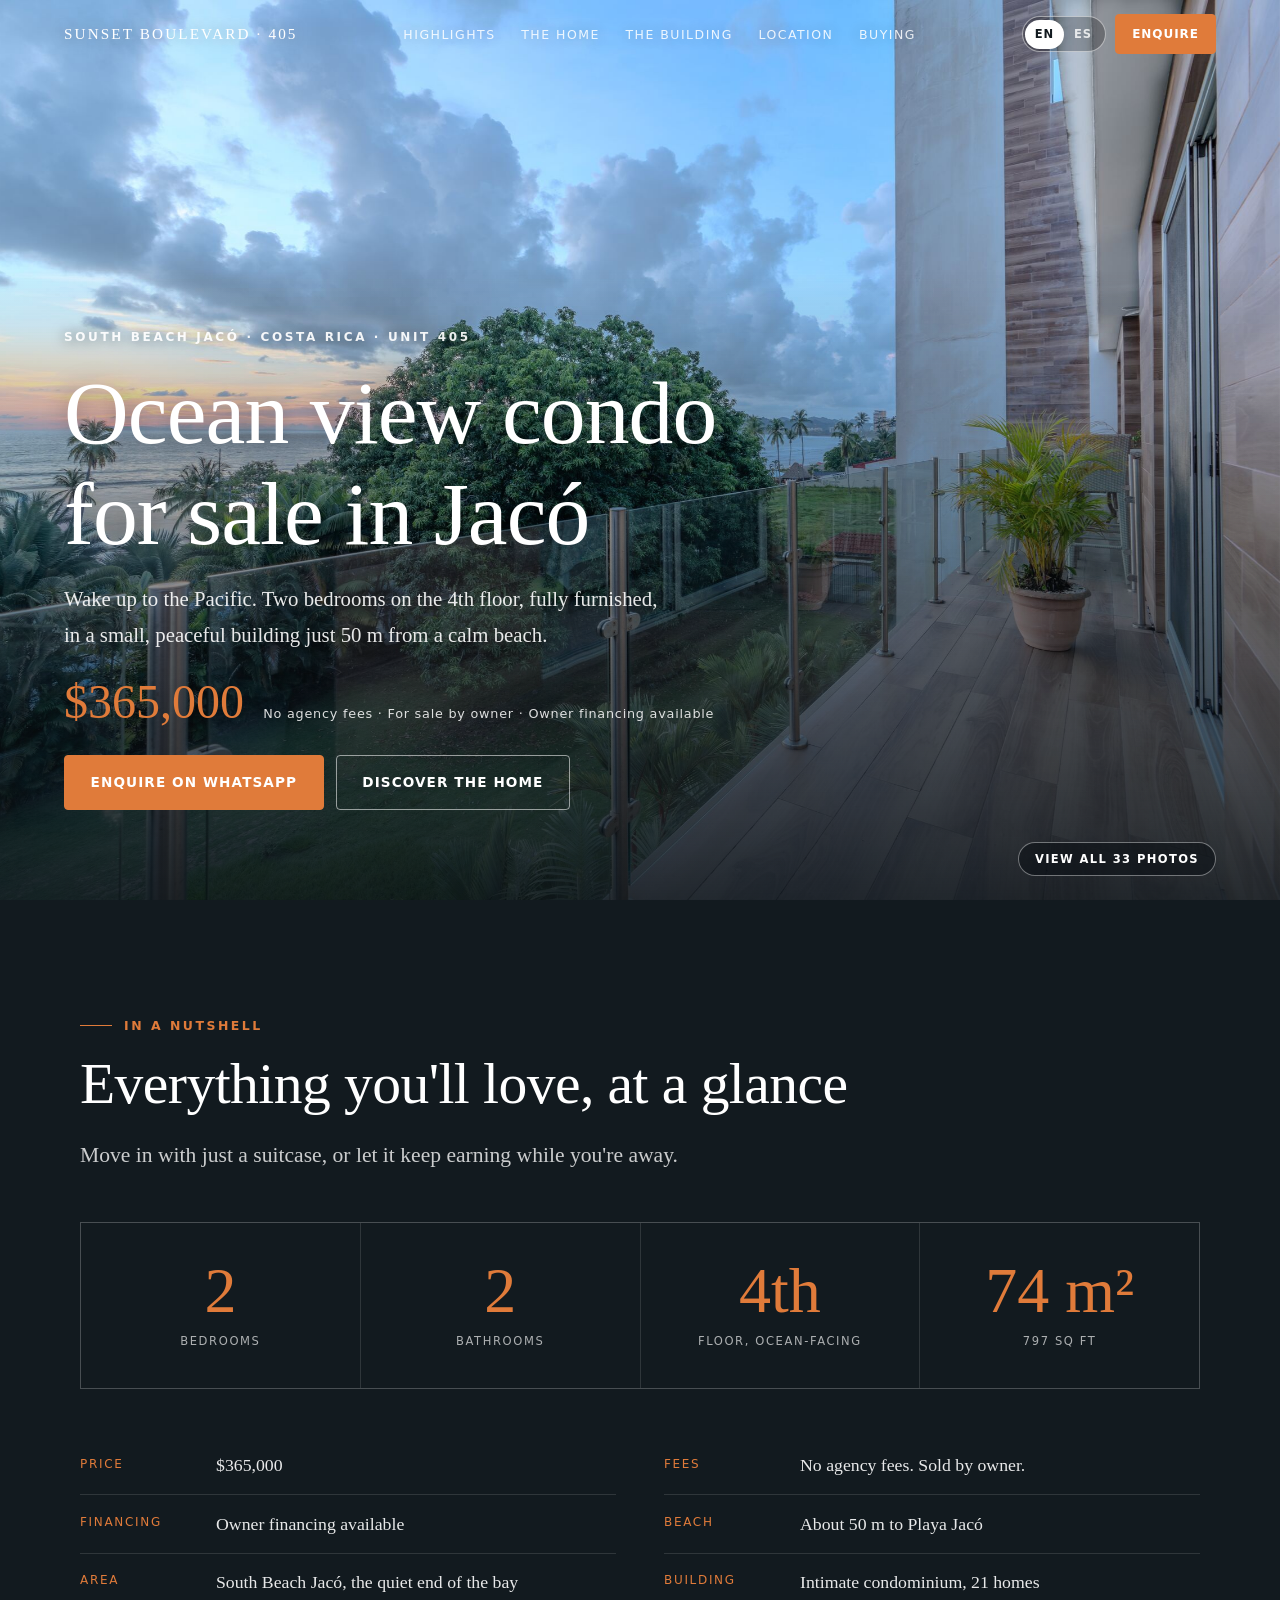
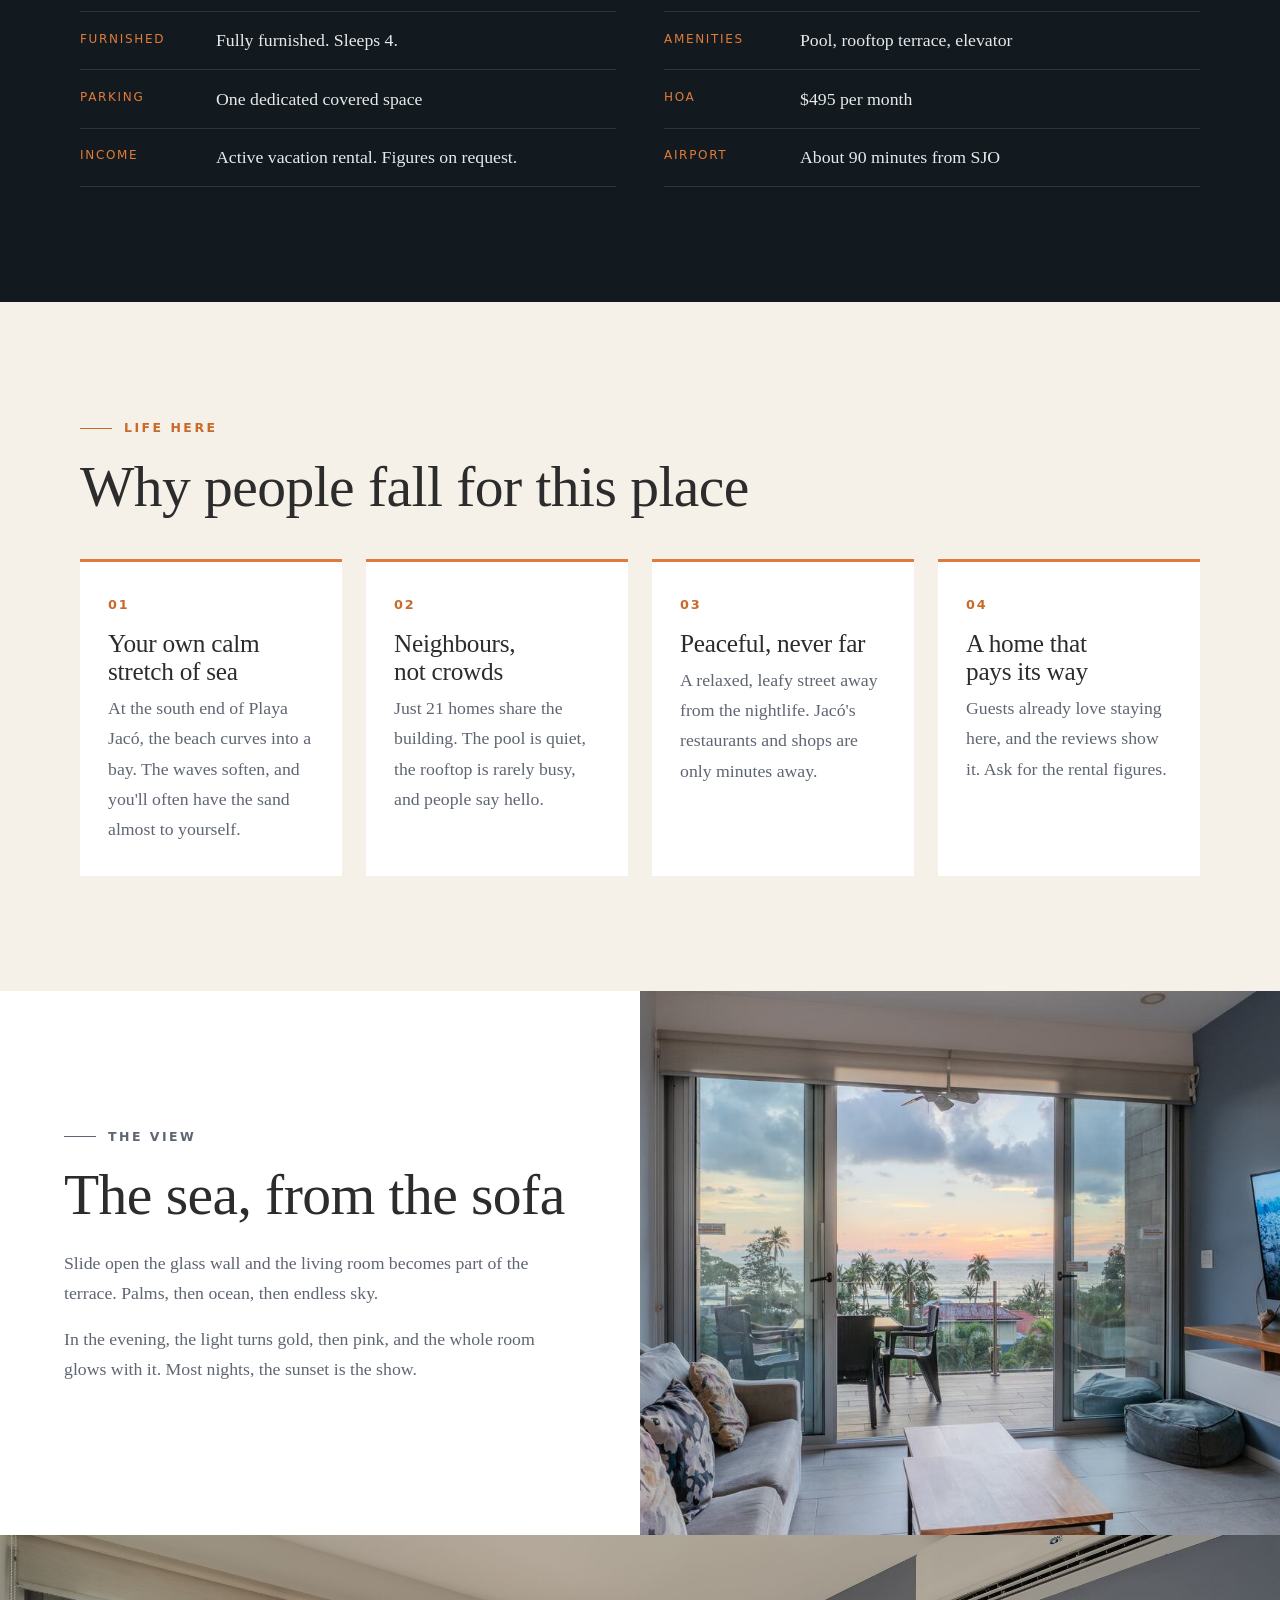
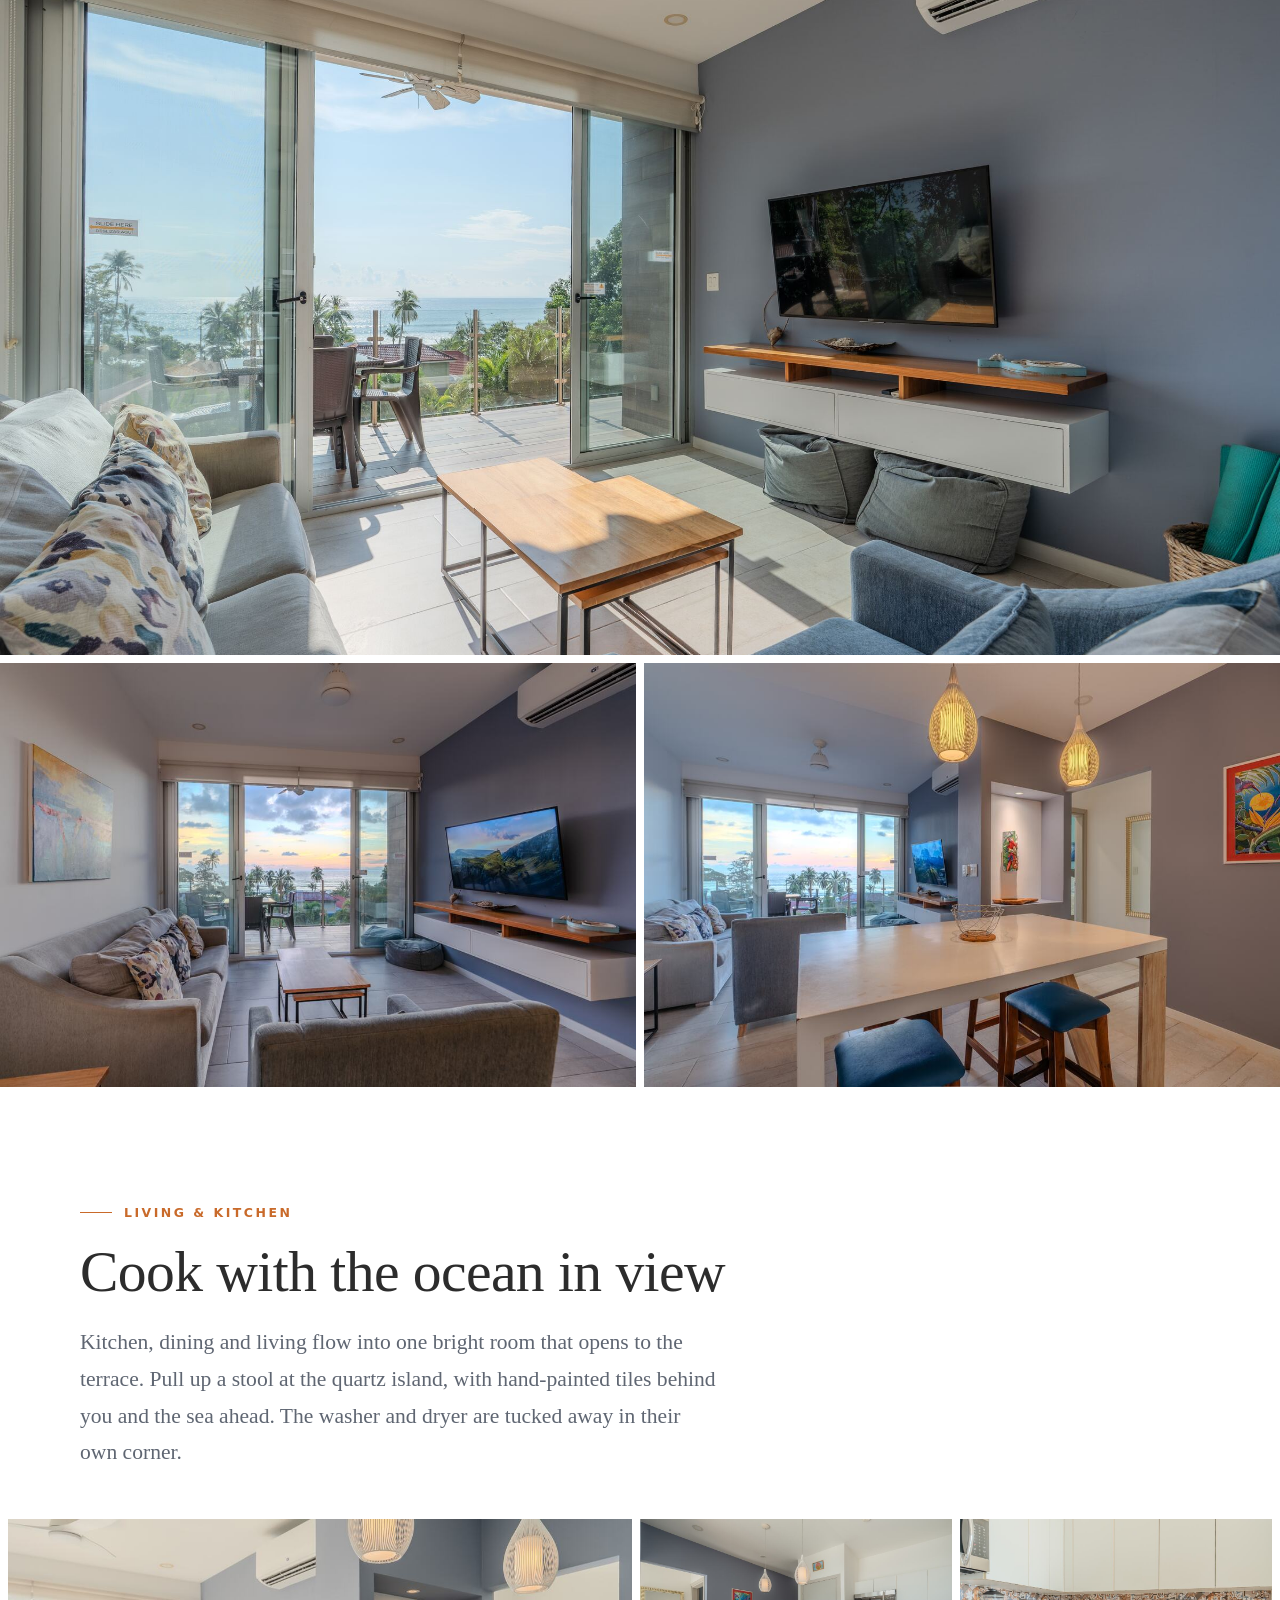
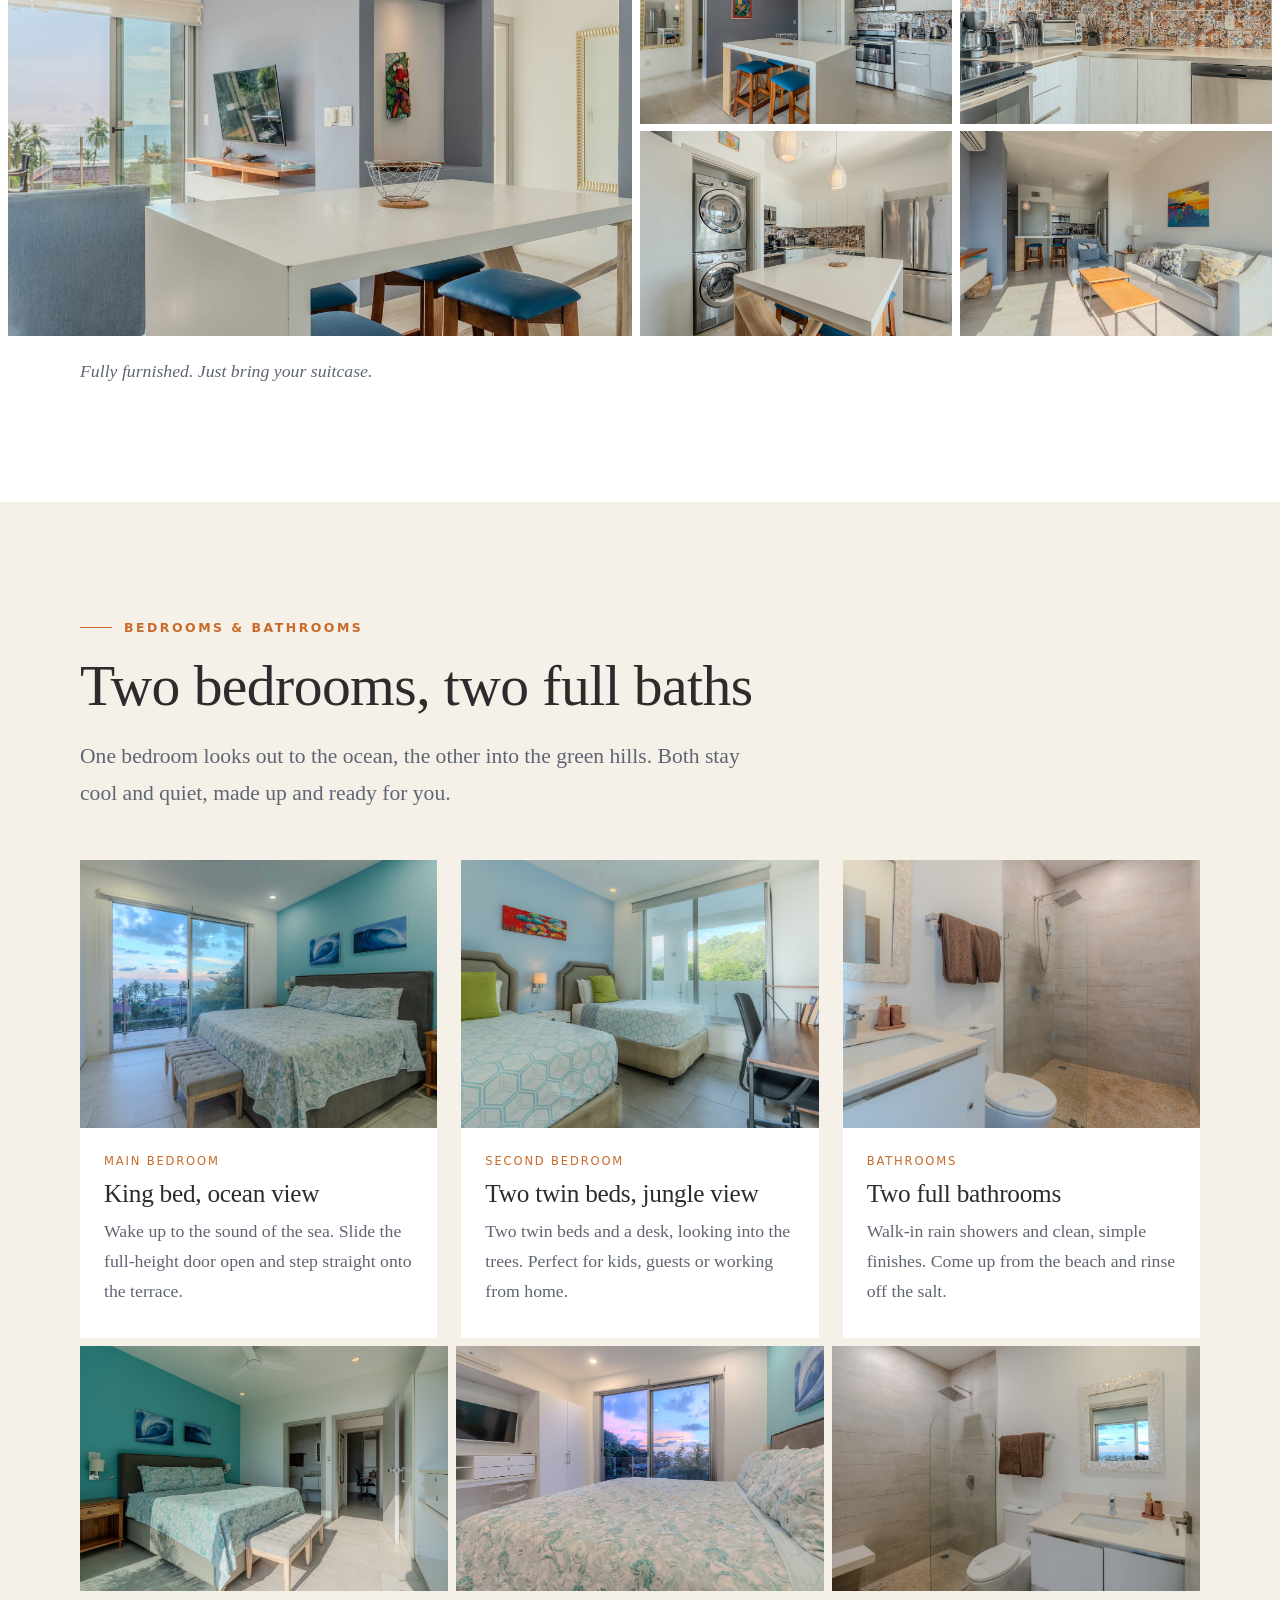
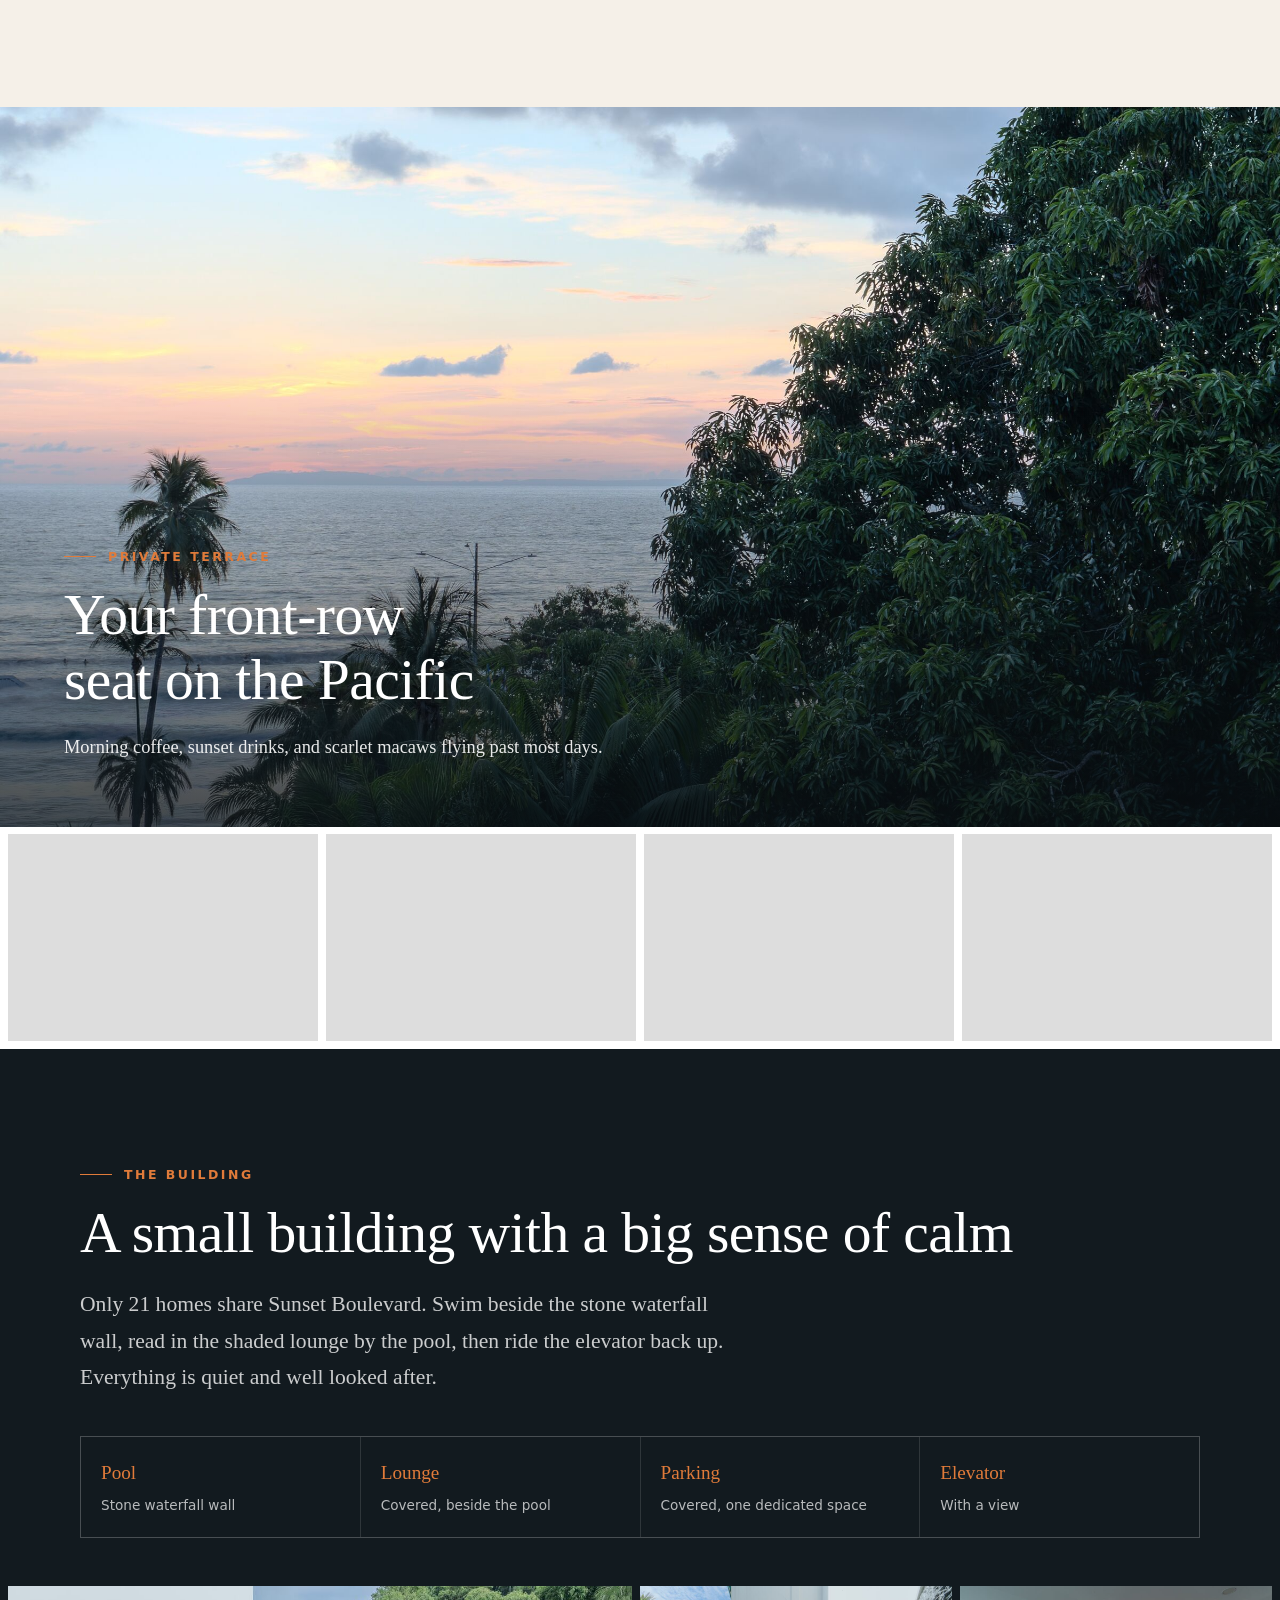
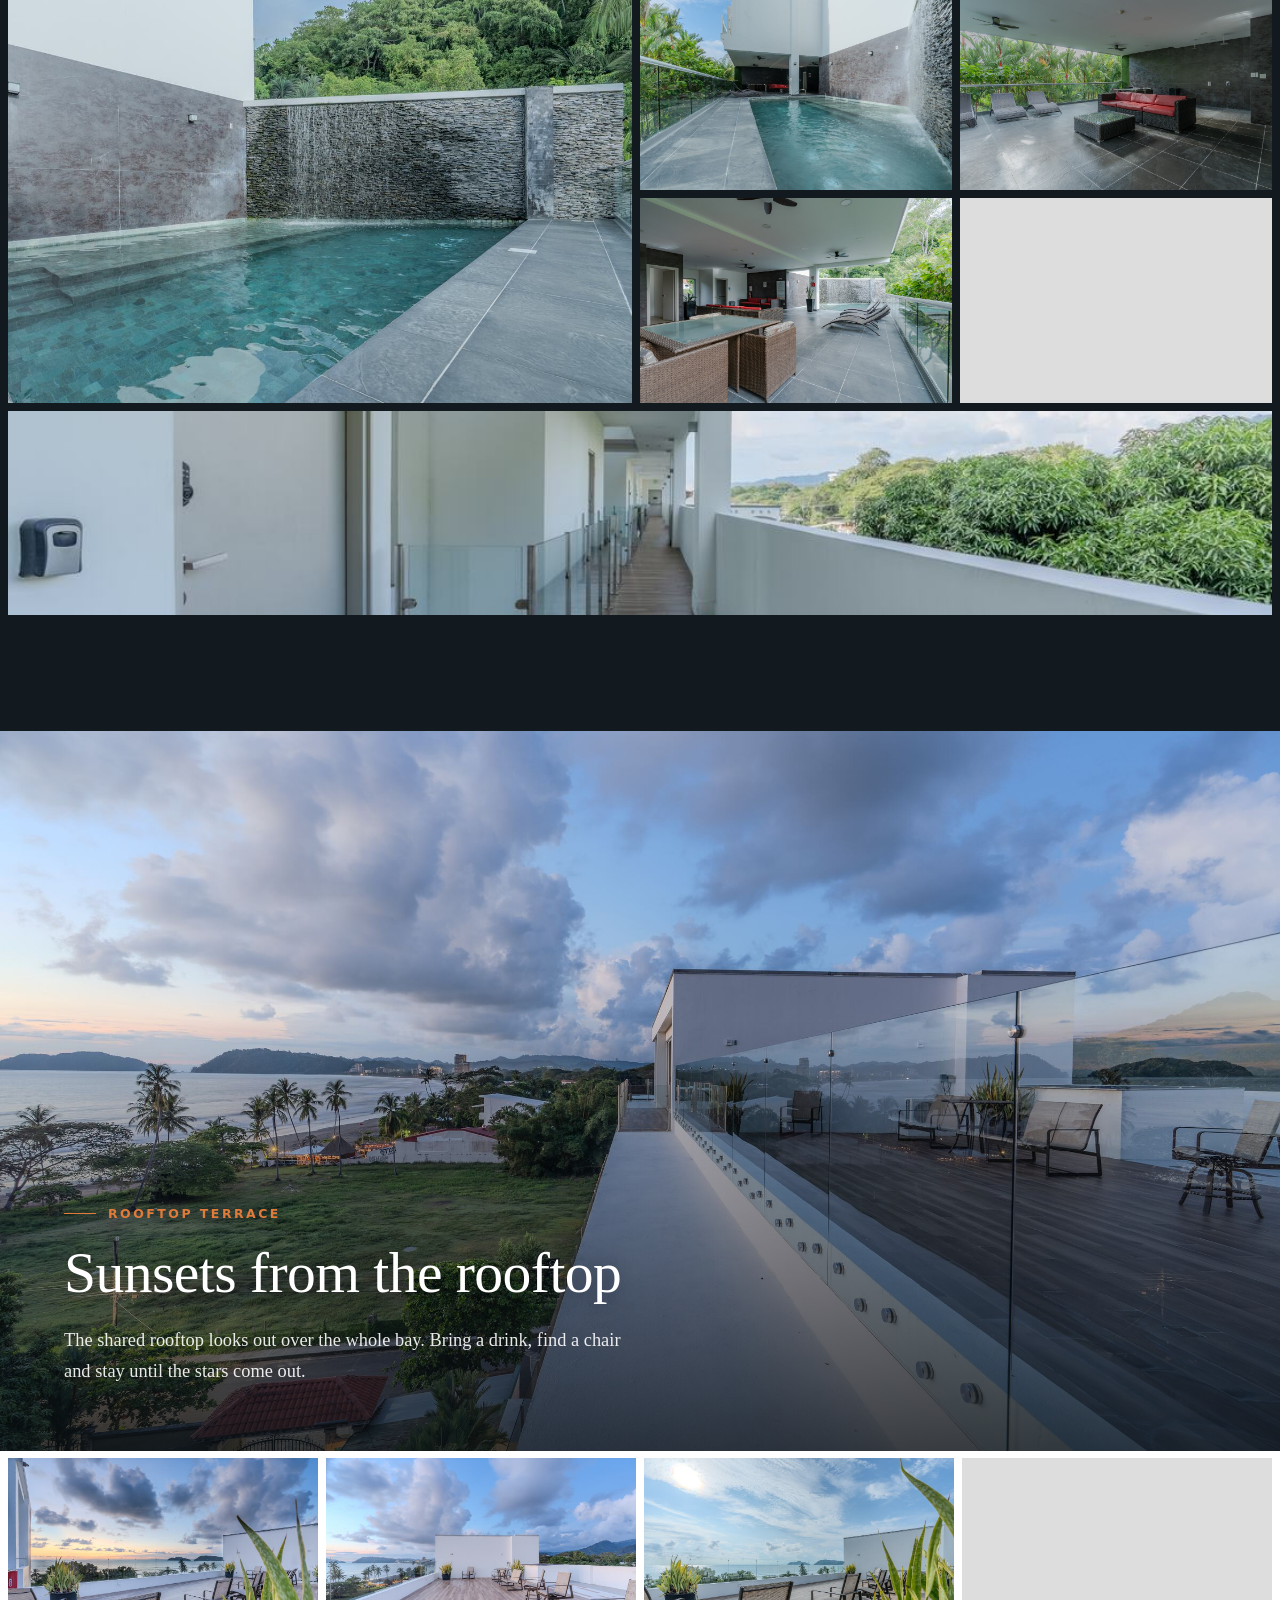
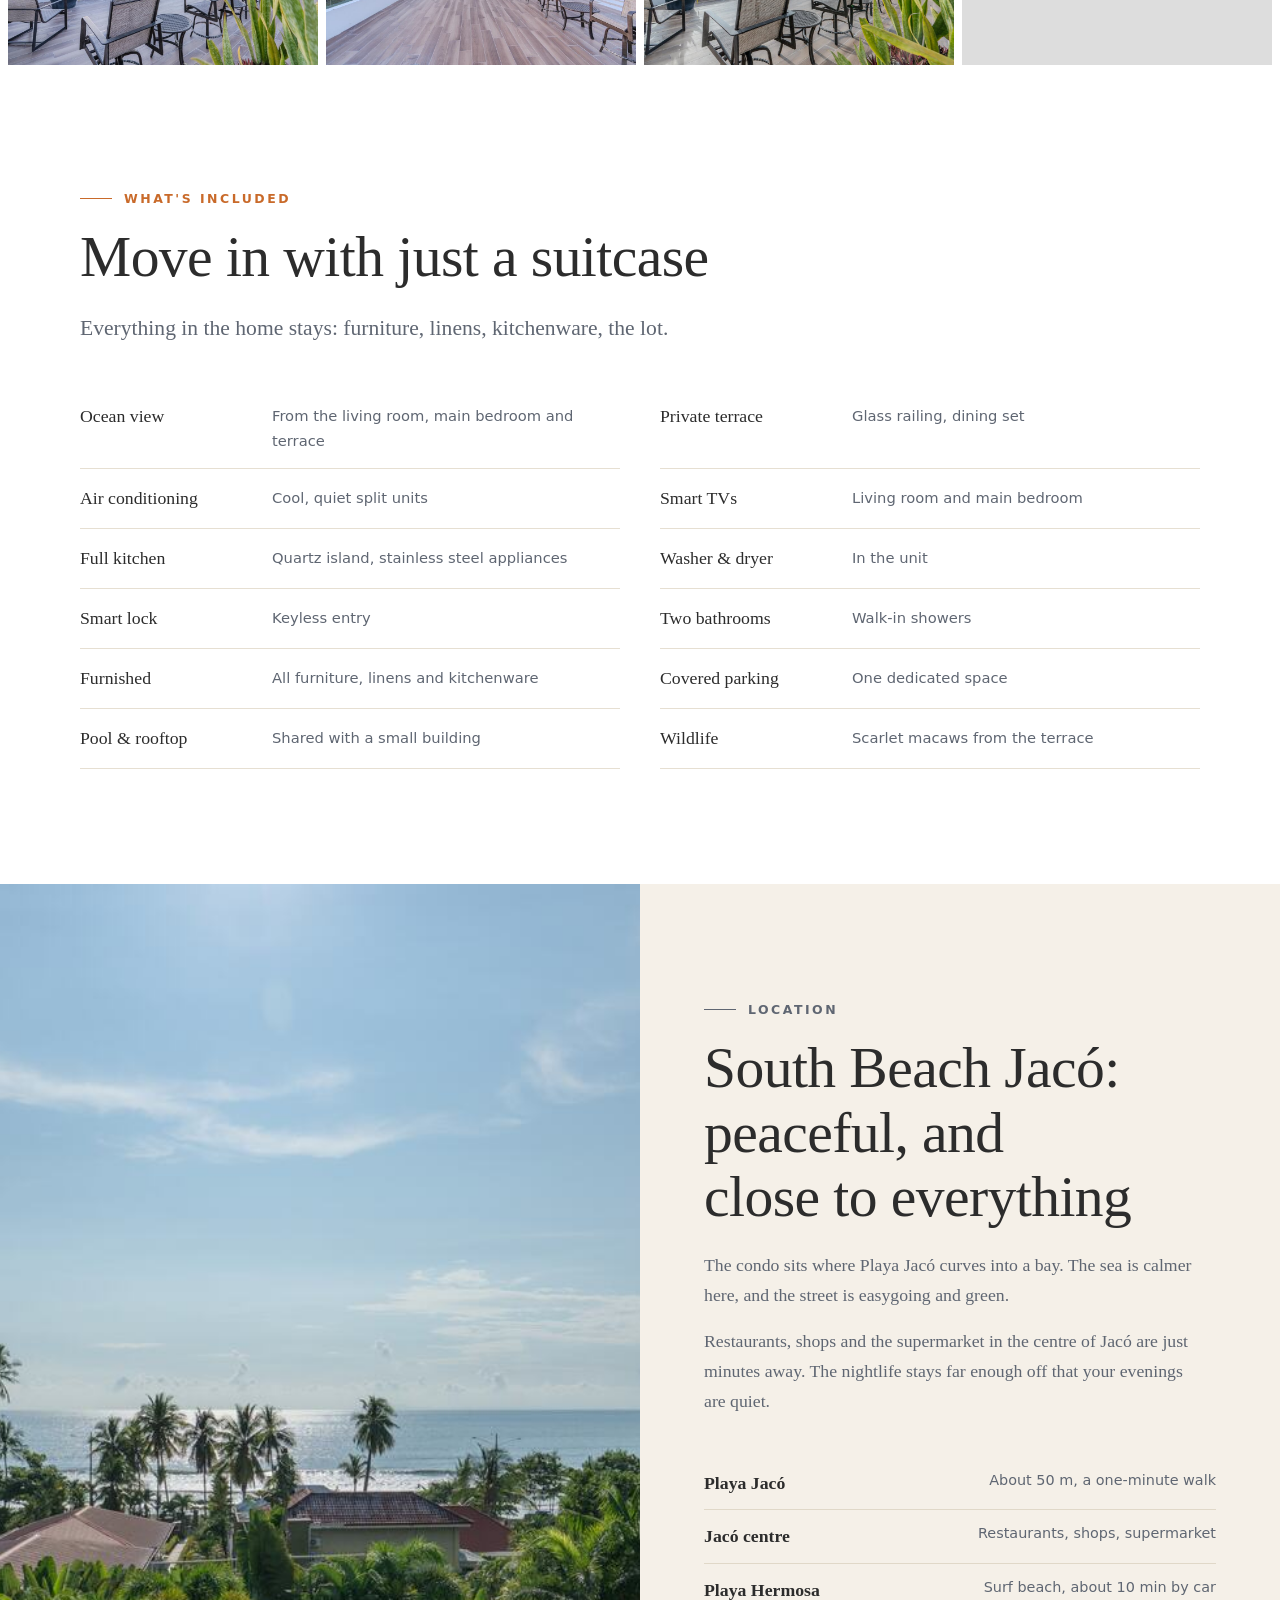
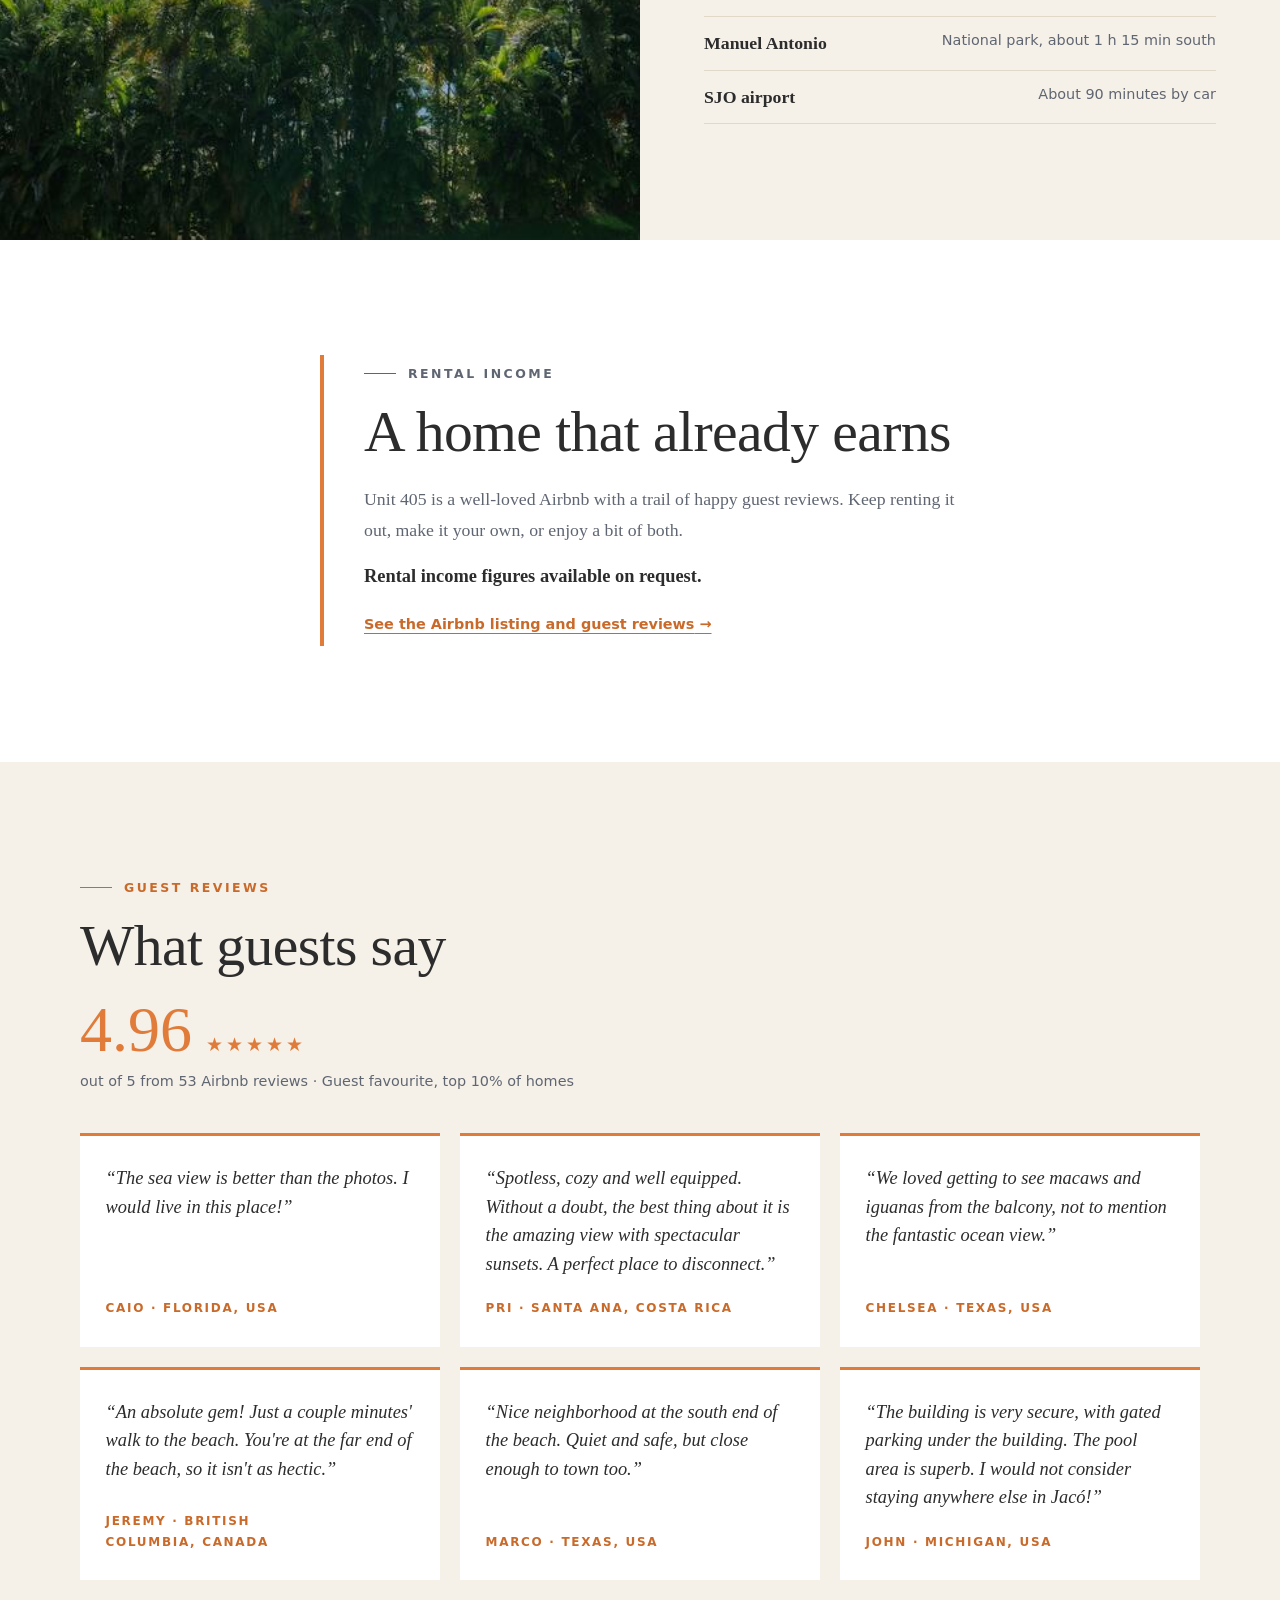
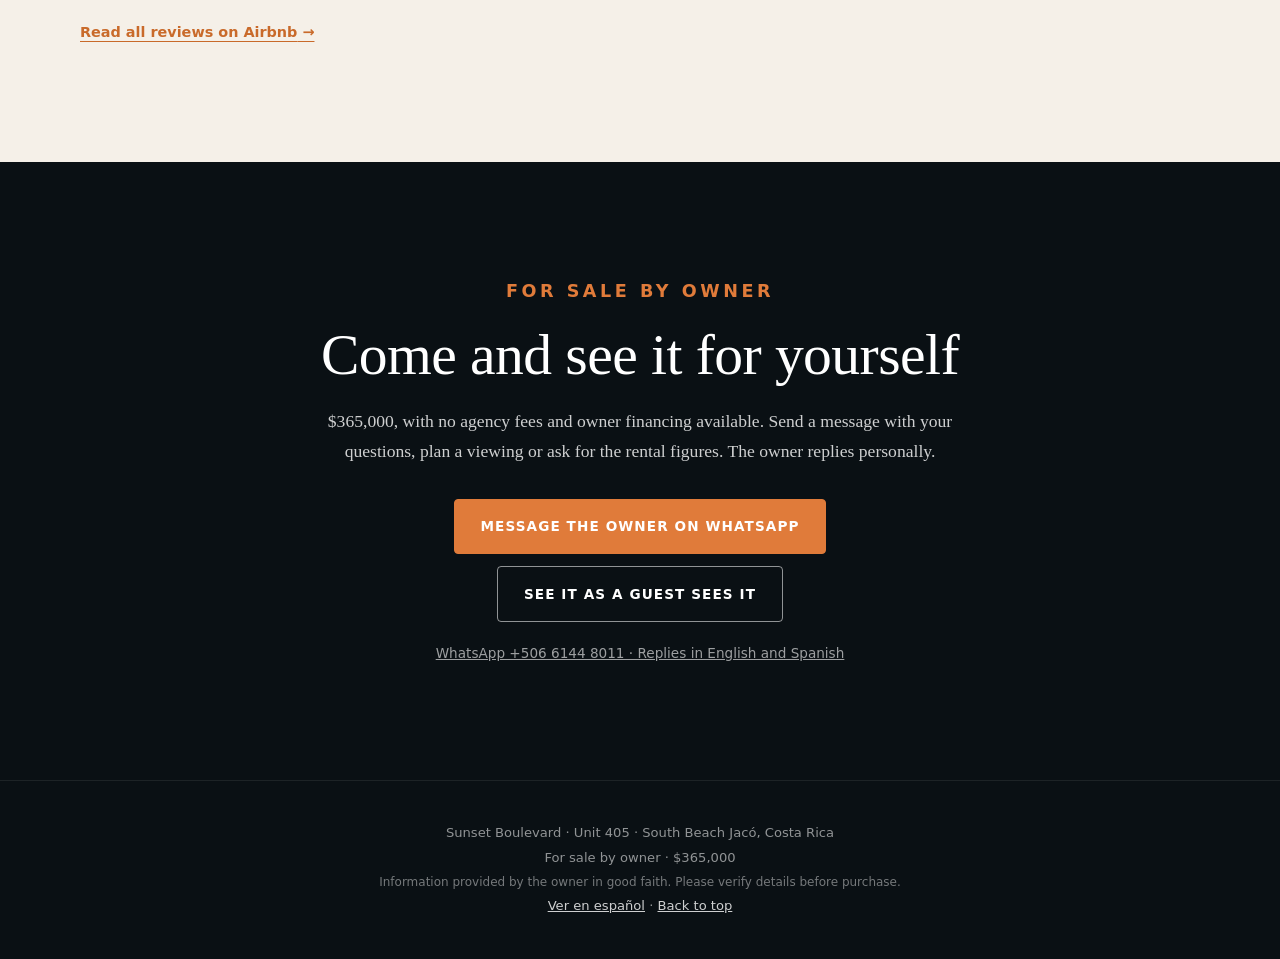
<file: index.html>
<!DOCTYPE html>
<html lang="en">
<head>
<meta charset="UTF-8">
<meta name="viewport" content="width=device-width, initial-scale=1">
<title>Ocean View Condo for Sale in Jacó, Costa Rica | Sunset Blvd 405</title>
<meta name="description" content="2-bed, 2-bath ocean view condo in South Beach Jacó, 50 m from the sand. Fully furnished, pool, rooftop. $365,000, sold by owner. Owner financing available.">
<link rel="canonical" href="https://sunset-blvd-405.pages.dev/">
<link rel="alternate" hreflang="en" href="https://sunset-blvd-405.pages.dev/">
<link rel="alternate" hreflang="es" href="https://sunset-blvd-405.pages.dev/es/">
<link rel="alternate" hreflang="x-default" href="https://sunset-blvd-405.pages.dev/">
<meta property="og:type" content="website">
<meta property="og:locale" content="en_US">
<meta property="og:locale:alternate" content="es_CR">
<meta property="og:url" content="https://sunset-blvd-405.pages.dev/">
<meta property="og:title" content="Sunset Boulevard 405 — Ocean View Condo for Sale in Jacó">
<meta property="og:description" content="Wake up to the Pacific in a calm 2-bedroom condo, 50 m from Playa Jacó. Fully furnished. $365,000, no agency fees, owner financing available.">
<meta property="og:image" content="https://sunset-blvd-405.pages.dev/img/full/jaco-condo-private-balcony-ocean-sunset.jpg">
<meta property="og:image:width" content="2400">
<meta property="og:image:height" content="1600">
<meta property="og:image:alt" content="Pacific Ocean at sunset seen past palm trees from the condo">
<meta name="twitter:card" content="summary_large_image">
<meta name="theme-color" content="#121a1f">
<link rel="icon" href="favicon.svg" type="image/svg+xml">
<link rel="preload" as="image" href="img/md/jaco-condo-private-balcony-ocean-sunset.jpg" imagesrcset="img/md/jaco-condo-private-balcony-ocean-sunset.jpg 1100w, img/full/jaco-condo-private-balcony-ocean-sunset.jpg 2400w" imagesizes="100vw">
<script type="application/ld+json">{"@context":"https://schema.org","@type":"RealEstateListing","name":"Sunset Boulevard 405 — Ocean View Condo for Sale in Jacó, Costa Rica","description":"Fully furnished 2-bedroom, 2-bathroom condo on the 4th floor, facing the ocean, about 50 m from Playa Jacó in South Beach Jacó. Small, quiet condominium with pool, rooftop terrace and covered parking. Sold by owner, no agency fees, owner financing available.","url":"https://sunset-blvd-405.pages.dev/","inLanguage":"en","image":["https://sunset-blvd-405.pages.dev/img/full/jaco-condo-private-balcony-ocean-sunset.jpg","https://sunset-blvd-405.pages.dev/img/full/jaco-condo-rooftop-terrace-ocean-sunset.jpg","https://sunset-blvd-405.pages.dev/img/full/jaco-condo-pool-stone-waterfall-wall.jpg"],"offers":{"@type":"Offer","price":365000,"priceCurrency":"USD","availability":"https://schema.org/InStock"},"about":{"@type":"Apartment","name":"Sunset Boulevard, Unit 405","numberOfRooms":2,"numberOfBedrooms":2,"numberOfBathroomsTotal":2,"occupancy":{"@type":"QuantitativeValue","maxValue":4},"floorLevel":"4","floorSize":{"@type":"QuantitativeValue","value":74,"unitCode":"MTK"},"amenityFeature":[{"@type":"LocationFeatureSpecification","name":"Ocean view","value":true},{"@type":"LocationFeatureSpecification","name":"Swimming pool","value":true},{"@type":"LocationFeatureSpecification","name":"Rooftop terrace","value":true},{"@type":"LocationFeatureSpecification","name":"Covered parking","value":true},{"@type":"LocationFeatureSpecification","name":"Elevator","value":true},{"@type":"LocationFeatureSpecification","name":"Air conditioning","value":true},{"@type":"LocationFeatureSpecification","name":"Washer and dryer","value":true},{"@type":"LocationFeatureSpecification","name":"Furnished","value":true}],"address":{"@type":"PostalAddress","addressLocality":"Jacó","addressRegion":"Puntarenas","addressCountry":"CR"}}}</script>
<script async src="https://www.googletagmanager.com/gtag/js?id=G-701SCTSRCR"></script>
<script>window.dataLayer=window.dataLayer||[];function gtag(){dataLayer.push(arguments);}gtag('js',new Date());gtag('config','G-701SCTSRCR');</script>
<link rel="stylesheet" href="site.css">
</head>
<body>
<a class="skip" href="#main">Skip to content</a>

<header class="nav" id="nav">
  <a class="nav-logo" href="#top">Sunset Boulevard · 405</a>
  <nav class="nav-links" aria-label="Main">
    <a href="#facts">Highlights</a>
    <a href="#home">The home</a>
    <a href="#building">The building</a>
    <a href="#location">Location</a>
    <a href="#contact">Buying</a>
  </nav>
  <div class="nav-right">
    <div class="lang" role="group" aria-label="Language">
      <a href="#" hreflang="en" lang="en" class="lang-opt" aria-current="true">EN</a>
      <a href="es/" hreflang="es" lang="es" class="lang-opt" aria-label="Ver en español">ES</a>
      <span class="lang-thumb" aria-hidden="true"></span>
    </div>
    <a class="btn btn-sun nav-cta" href="https://wa.me/50661448011?text=Hi%2C%20I'm%20interested%20in%20buying%20Sunset%20Boulevard%20405%20in%20Jac%C3%B3." target="_blank" rel="noopener" aria-label="Enquire about Sunset Boulevard 405 on WhatsApp (opens WhatsApp)">Enquire</a>
  </div>
</header>

<main id="main">
<section class="hero" id="top">
  <button type="button" class="ph hero-img" data-i="0" aria-label="Open photo: Private balcony with glass railing, looking over trees to a sunset sky"><img src="img/md/jaco-condo-private-balcony-ocean-sunset.jpg" srcset="img/md/jaco-condo-private-balcony-ocean-sunset.jpg 1100w, img/full/jaco-condo-private-balcony-ocean-sunset.jpg 2400w" sizes="100vw" width="2400" height="1600" alt="Private balcony with glass railing, looking over trees to a sunset sky" fetchpriority="high" decoding="async"></button>
  <div class="hero-content">
    <p class="hero-tag">South Beach Jacó · Costa Rica · Unit 405</p>
    <h1>Ocean view condo for sale in Jacó</h1>
    <p class="hero-sub">Wake up to the Pacific. Two bedrooms on the 4th floor, fully furnished, in a small, peaceful building just 50 m from a calm beach.</p>
    <p class="hero-price"><span class="price">$365,000</span><span class="price-line">No agency fees<span class="dot" aria-hidden="true"> · </span>For sale by owner<span class="dot" aria-hidden="true"> · </span>Owner financing available</span></p>
    <div class="hero-ctas">
      <a class="btn btn-sun" href="https://wa.me/50661448011?text=Hi%2C%20I'm%20interested%20in%20buying%20Sunset%20Boulevard%20405%20in%20Jac%C3%B3." target="_blank" rel="noopener">Enquire on WhatsApp<span class="sr"> (opens WhatsApp)</span></a>
      <a class="btn btn-ghost" href="#facts">Discover the home</a>
    </div>
  </div>
  <button type="button" class="hero-all" data-i="0">View all 33 photos</button>
</section>

<section class="facts" id="facts">
  <div class="wrap">
    <p class="tag on-dark">In a nutshell</p><h2>Everything you'll love, at a glance</h2>
    <p class="lead">Move in with just a suitcase, or let it keep earning while you're away.</p>
    <ul class="big" role="list">
      <li><span class="big-n">2</span><span class="big-l">Bedrooms</span></li>
      <li><span class="big-n">2</span><span class="big-l">Bathrooms</span></li>
      <li><span class="big-n">4th</span><span class="big-l">Floor, ocean-facing</span></li>
      <li><span class="big-n">74 m²</span><span class="big-l">797 sq ft</span></li>
    </ul>
    <dl class="fact-list">
      <div><dt>Price</dt><dd>$365,000</dd></div>
      <div><dt>Fees</dt><dd>No agency fees. Sold by owner.</dd></div>
      <div><dt>Financing</dt><dd>Owner financing available</dd></div>
      <div><dt>Beach</dt><dd>About 50 m to Playa Jacó</dd></div>
      <div><dt>Area</dt><dd>South Beach Jacó, the quiet end of the bay</dd></div>
      <div><dt>Building</dt><dd>Intimate condominium, 21 homes</dd></div>
      <div><dt>Furnished</dt><dd>Fully furnished. Sleeps 4.</dd></div>
      <div><dt>Amenities</dt><dd>Pool, rooftop terrace, elevator</dd></div>
      <div><dt>Parking</dt><dd>One dedicated covered space</dd></div>
      <div><dt>HOA</dt><dd>$495 per month</dd></div>
      <div><dt>Income</dt><dd>Active vacation rental. Figures on request.</dd></div>
      <div><dt>Airport</dt><dd>About 90 minutes from SJO</dd></div>
    </dl>
  </div>
</section>

<section class="highlights" aria-labelledby="hl-h">
  <div class="wrap">
    <p class="tag">Life here</p>
    <h2 id="hl-h">Why people fall for this place</h2>
    <ol class="hl" role="list">
      <li><span class="hl-n" aria-hidden="true">01</span><h3>Your own calm stretch of sea</h3><p>At the south end of Playa Jacó, the beach curves into a bay. The waves soften, and you'll often have the sand almost to yourself.</p></li>
      <li><span class="hl-n" aria-hidden="true">02</span><h3>Neighbours, not crowds</h3><p>Just 21 homes share the building. The pool is quiet, the rooftop is rarely busy, and people say hello.</p></li>
      <li><span class="hl-n" aria-hidden="true">03</span><h3>Peaceful, never far</h3><p>A relaxed, leafy street away from the nightlife. Jacó's restaurants and shops are only minutes away.</p></li>
      <li><span class="hl-n" aria-hidden="true">04</span><h3>A home that pays its way</h3><p>Guests already love staying here, and the reviews show it. Ask for the rental figures.</p></li>
    </ol>
  </div>
</section>

<section class="split" id="view">
  <div class="split-text">
    <p class="tag ">The view</p><h2>The sea, from the sofa</h2>
    <p>Slide open the glass wall and the living room becomes part of the terrace. Palms, then ocean, then endless sky.</p>
    <p>In the evening, the light turns gold, then pink, and the whole room glows with it. Most nights, the sunset is the show.</p>
  </div>
  <button type="button" class="ph split-img" data-i="1" aria-label="Open photo: Living room of an ocean view condo in Jacó, open to a balcony at sunset"><img src="img/md/jaco-ocean-view-condo-living-room-sunset.jpg" srcset="img/md/jaco-ocean-view-condo-living-room-sunset.jpg 1100w, img/full/jaco-ocean-view-condo-living-room-sunset.jpg 2400w" sizes="(min-width: 60em) 50vw, 100vw" width="2400" height="1600" alt="Living room of an ocean view condo in Jacó, open to a balcony at sunset" loading="lazy" decoding="async"></button>
</section>
<div class="band"><button type="button" class="ph " data-i="2" aria-label="Open photo: Bright living room with sofa, TV and a sliding door to the sea view"><img src="img/md/jaco-condo-living-room-ocean-view-day.jpg" srcset="img/md/jaco-condo-living-room-ocean-view-day.jpg 1100w, img/full/jaco-condo-living-room-ocean-view-day.jpg 2400w" sizes="100vw" width="2400" height="1600" alt="Bright living room with sofa, TV and a sliding door to the sea view" loading="lazy" decoding="async"></button></div>
<div class="pair"><button type="button" class="ph " data-i="3" aria-label="Open photo: Living room sofa facing the balcony and an evening sky"><img src="img/md/jaco-condo-living-room-sofa-sunset.jpg" srcset="img/md/jaco-condo-living-room-sofa-sunset.jpg 1100w, img/full/jaco-condo-living-room-sofa-sunset.jpg 2400w" sizes="(min-width: 60em) 50vw, 100vw" width="2400" height="1600" alt="Living room sofa facing the balcony and an evening sky" loading="lazy" decoding="async"></button><button type="button" class="ph " data-i="4" aria-label="Open photo: Kitchen island and living room with a pink sunset over the sea"><img src="img/md/jaco-condo-dining-island-sunset-view.jpg" srcset="img/md/jaco-condo-dining-island-sunset-view.jpg 1100w, img/full/jaco-condo-dining-island-sunset-view.jpg 2400w" sizes="(min-width: 60em) 50vw, 100vw" width="2400" height="1600" alt="Kitchen island and living room with a pink sunset over the sea" loading="lazy" decoding="async"></button></div>

<section class="sec" id="home">
  <div class="wrap">
    <p class="tag ">Living &amp; kitchen</p><h2>Cook with the ocean in view</h2>
    <p class="lead dark">Kitchen, dining and living flow into one bright room that opens to the terrace. Pull up a stool at the quartz island, with hand-painted tiles behind you and the sea ahead. The washer and dryer are tucked away in their own corner.</p>
  </div>
  <div class="mosaic">
    <button type="button" class="ph m-big" data-i="5" aria-label="Open photo: White quartz kitchen island with blue stools and the ocean through the window"><img src="img/md/jaco-condo-kitchen-island-ocean-view.jpg" srcset="img/md/jaco-condo-kitchen-island-ocean-view.jpg 1100w, img/full/jaco-condo-kitchen-island-ocean-view.jpg 2400w" sizes="(min-width: 60em) 60vw, 100vw" width="2400" height="1600" alt="White quartz kitchen island with blue stools and the ocean through the window" loading="lazy" decoding="async"></button>
    <button type="button" class="ph " data-i="6" aria-label="Open photo: Open kitchen with quartz island, stainless steel stove and microwave"><img src="img/md/jaco-condo-quartz-island-kitchen.jpg" srcset="img/md/jaco-condo-quartz-island-kitchen.jpg 1100w, img/full/jaco-condo-quartz-island-kitchen.jpg 2400w" sizes="(min-width: 60em) 25vw, 50vw" width="2400" height="1600" alt="Open kitchen with quartz island, stainless steel stove and microwave" loading="lazy" decoding="async"></button>
    <button type="button" class="ph " data-i="7" aria-label="Open photo: Patterned tile backsplash above a white kitchen counter"><img src="img/md/jaco-condo-kitchen-tile-backsplash.jpg" srcset="img/md/jaco-condo-kitchen-tile-backsplash.jpg 1100w, img/full/jaco-condo-kitchen-tile-backsplash.jpg 2400w" sizes="(min-width: 60em) 25vw, 50vw" width="2400" height="1600" alt="Patterned tile backsplash above a white kitchen counter" loading="lazy" decoding="async"></button>
    <button type="button" class="ph " data-i="8" aria-label="Open photo: Stacked washer and dryer beside the kitchen"><img src="img/md/jaco-condo-kitchen-washer-dryer.jpg" srcset="img/md/jaco-condo-kitchen-washer-dryer.jpg 1100w, img/full/jaco-condo-kitchen-washer-dryer.jpg 2400w" sizes="(min-width: 60em) 25vw, 50vw" width="2400" height="1600" alt="Stacked washer and dryer beside the kitchen" loading="lazy" decoding="async"></button>
    <button type="button" class="ph " data-i="9" aria-label="Open photo: Living room sofa with colourful artwork and the kitchen behind"><img src="img/md/jaco-condo-living-room-sofa-artwork.jpg" srcset="img/md/jaco-condo-living-room-sofa-artwork.jpg 1100w, img/full/jaco-condo-living-room-sofa-artwork.jpg 2400w" sizes="(min-width: 60em) 25vw, 50vw" width="2400" height="1600" alt="Living room sofa with colourful artwork and the kitchen behind" loading="lazy" decoding="async"></button>
  </div>
  <p class="caption wrap">Fully furnished. Just bring your suitcase.</p>
</section>

<section class="sec sand" id="rooms">
  <div class="wrap">
    <p class="tag ">Bedrooms &amp; bathrooms</p><h2>Two bedrooms, two full baths</h2>
    <p class="lead dark">One bedroom looks out to the ocean, the other into the green hills. Both stay cool and quiet, made up and ready for you.</p>
    <div class="cards">
      <article class="card"><button type="button" class="ph " data-i="10" aria-label="Open photo: King bed in the main bedroom with an ocean view through glass doors"><img src="img/md/jaco-condo-master-bedroom-king-bed-ocean-view.jpg" srcset="img/md/jaco-condo-master-bedroom-king-bed-ocean-view.jpg 1100w, img/full/jaco-condo-master-bedroom-king-bed-ocean-view.jpg 2400w" sizes="(min-width: 60em) 33vw, 100vw" width="2400" height="1600" alt="King bed in the main bedroom with an ocean view through glass doors" loading="lazy" decoding="async"></button><div class="card-body"><p class="card-label">Main bedroom</p><h3>King bed, ocean view</h3><p>Wake up to the sound of the sea. Slide the full-height door open and step straight onto the terrace.</p></div></article>
      <article class="card"><button type="button" class="ph " data-i="11" aria-label="Open photo: Second bedroom with two twin beds, a desk and a window to the trees"><img src="img/md/jaco-condo-second-bedroom-twin-beds.jpg" srcset="img/md/jaco-condo-second-bedroom-twin-beds.jpg 1100w, img/full/jaco-condo-second-bedroom-twin-beds.jpg 2400w" sizes="(min-width: 60em) 33vw, 100vw" width="2400" height="1600" alt="Second bedroom with two twin beds, a desk and a window to the trees" loading="lazy" decoding="async"></button><div class="card-body"><p class="card-label">Second bedroom</p><h3>Two twin beds, jungle view</h3><p>Two twin beds and a desk, looking into the trees. Perfect for kids, guests or working from home.</p></div></article>
      <article class="card"><button type="button" class="ph " data-i="12" aria-label="Open photo: Bathroom with a glass walk-in rain shower"><img src="img/md/jaco-condo-bathroom-walk-in-shower.jpg" srcset="img/md/jaco-condo-bathroom-walk-in-shower.jpg 1100w, img/full/jaco-condo-bathroom-walk-in-shower.jpg 2400w" sizes="(min-width: 60em) 33vw, 100vw" width="2400" height="1600" alt="Bathroom with a glass walk-in rain shower" loading="lazy" decoding="async"></button><div class="card-body"><p class="card-label">Bathrooms</p><h3>Two full bathrooms</h3><p>Walk-in rain showers and clean, simple finishes. Come up from the beach and rinse off the salt.</p></div></article>
    </div>
    <div class="strip"><button type="button" class="ph " data-i="13" aria-label="Open photo: Main bedroom with a teal accent wall and wave prints"><img src="img/md/jaco-condo-master-bedroom-teal-wall.jpg" srcset="img/md/jaco-condo-master-bedroom-teal-wall.jpg 1100w, img/full/jaco-condo-master-bedroom-teal-wall.jpg 2400w" sizes="(min-width: 60em) 33vw, 50vw" width="2400" height="1600" alt="Main bedroom with a teal accent wall and wave prints" loading="lazy" decoding="async"></button><button type="button" class="ph " data-i="14" aria-label="Open photo: Main bedroom at dusk with a view out to the terrace"><img src="img/md/jaco-condo-master-bedroom-evening-view.jpg" srcset="img/md/jaco-condo-master-bedroom-evening-view.jpg 1100w, img/full/jaco-condo-master-bedroom-evening-view.jpg 2400w" sizes="(min-width: 60em) 33vw, 50vw" width="2400" height="1600" alt="Main bedroom at dusk with a view out to the terrace" loading="lazy" decoding="async"></button><button type="button" class="ph " data-i="15" aria-label="Open photo: Second bathroom with a walk-in shower and framed mirror"><img src="img/md/jaco-condo-second-bathroom.jpg" srcset="img/md/jaco-condo-second-bathroom.jpg 1100w, img/full/jaco-condo-second-bathroom.jpg 2400w" sizes="(min-width: 60em) 33vw, 50vw" width="2400" height="1600" alt="Second bathroom with a walk-in shower and framed mirror" loading="lazy" decoding="async"></button></div>
  </div>
</section>

<section class="full-band">
  <button type="button" class="ph band-img" data-i="16" aria-label="Open photo: Pacific Ocean at sunset seen past palm trees from the condo"><img src="img/md/jaco-condo-ocean-sunset-palm-trees-view.jpg" srcset="img/md/jaco-condo-ocean-sunset-palm-trees-view.jpg 1100w, img/full/jaco-condo-ocean-sunset-palm-trees-view.jpg 2400w" sizes="100vw" width="2400" height="1600" alt="Pacific Ocean at sunset seen past palm trees from the condo" loading="lazy" decoding="async"></button>
  <div class="band-text">
    <p class="tag on-dark">Private terrace</p>
    <h2>Your front-row seat on the Pacific</h2>
    <p>Morning coffee, sunset drinks, and scarlet macaws flying past most days.</p>
  </div>
</section>
<div class="grid4"><button type="button" class="ph " data-i="17" aria-label="Open photo: Balcony dining table with a view over green hills to the sea"><img src="img/md/jaco-condo-balcony-dining-ocean-view.jpg" srcset="img/md/jaco-condo-balcony-dining-ocean-view.jpg 1100w, img/full/jaco-condo-balcony-dining-ocean-view.jpg 2400w" sizes="(min-width: 60em) 25vw, 50vw" width="2400" height="1600" alt="Balcony dining table with a view over green hills to the sea" loading="lazy" decoding="async"></button><button type="button" class="ph " data-i="18" aria-label="Open photo: Balcony with glass railing and potted palm beside the tropical trees"><img src="img/md/jaco-condo-balcony-glass-railing-jungle.jpg" srcset="img/md/jaco-condo-balcony-glass-railing-jungle.jpg 1100w, img/full/jaco-condo-balcony-glass-railing-jungle.jpg 2400w" sizes="(min-width: 60em) 25vw, 50vw" width="2400" height="1600" alt="Balcony with glass railing and potted palm beside the tropical trees" loading="lazy" decoding="async"></button><button type="button" class="ph " data-i="19" aria-label="Open photo: Balcony table outside the living room, with trees and sea beyond"><img src="img/md/jaco-condo-balcony-table-living-room.jpg" srcset="img/md/jaco-condo-balcony-table-living-room.jpg 1100w, img/full/jaco-condo-balcony-table-living-room.jpg 2400w" sizes="(min-width: 60em) 25vw, 50vw" width="2400" height="1600" alt="Balcony table outside the living room, with trees and sea beyond" loading="lazy" decoding="async"></button><button type="button" class="ph " data-i="20" aria-label="Open photo: Balcony and living room at dusk, lights on inside"><img src="img/md/jaco-condo-balcony-living-room-dusk.jpg" srcset="img/md/jaco-condo-balcony-living-room-dusk.jpg 1100w, img/full/jaco-condo-balcony-living-room-dusk.jpg 2400w" sizes="(min-width: 60em) 25vw, 50vw" width="2400" height="1600" alt="Balcony and living room at dusk, lights on inside" loading="lazy" decoding="async"></button></div>

<section class="sec dark" id="building">
  <div class="wrap">
    <p class="tag on-dark">The building</p><h2>A small building with a big sense of calm</h2>
    <p class="lead">Only 21 homes share Sunset Boulevard. Swim beside the stone waterfall wall, read in the shaded lounge by the pool, then ride the elevator back up. Everything is quiet and well looked after.</p>
    <ul class="amen" role="list">
      <li><strong>Pool</strong><span>Stone waterfall wall</span></li>
      <li><strong>Lounge</strong><span>Covered, beside the pool</span></li>
      <li><strong>Parking</strong><span>Covered, one dedicated space</span></li>
      <li><strong>Elevator</strong><span>With a view</span></li>
    </ul>
  </div>
  <div class="mosaic mosaic-6">
    <button type="button" class="ph m-big" data-i="21" aria-label="Open photo: Building pool with a stone waterfall wall and jungle above"><img src="img/md/jaco-condo-pool-stone-waterfall-wall.jpg" srcset="img/md/jaco-condo-pool-stone-waterfall-wall.jpg 1100w, img/full/jaco-condo-pool-stone-waterfall-wall.jpg 2400w" sizes="(min-width: 60em) 60vw, 100vw" width="2400" height="1600" alt="Building pool with a stone waterfall wall and jungle above" loading="lazy" decoding="async"></button>
    <button type="button" class="ph " data-i="22" aria-label="Open photo: Long swimming pool beside the stone wall, seen from the deck"><img src="img/md/jaco-condo-swimming-pool-jungle.jpg" srcset="img/md/jaco-condo-swimming-pool-jungle.jpg 1100w, img/full/jaco-condo-swimming-pool-jungle.jpg 2400w" sizes="(min-width: 60em) 25vw, 50vw" width="2400" height="1600" alt="Long swimming pool beside the stone wall, seen from the deck" loading="lazy" decoding="async"></button>
    <button type="button" class="ph " data-i="23" aria-label="Open photo: Covered lounge by the pool with sofas and sun loungers"><img src="img/md/jaco-condo-covered-pool-lounge.jpg" srcset="img/md/jaco-condo-covered-pool-lounge.jpg 1100w, img/full/jaco-condo-covered-pool-lounge.jpg 2400w" sizes="(min-width: 60em) 25vw, 50vw" width="2400" height="1600" alt="Covered lounge by the pool with sofas and sun loungers" loading="lazy" decoding="async"></button>
    <button type="button" class="ph " data-i="24" aria-label="Open photo: Covered lounge with a dining table, open to the garden"><img src="img/md/jaco-condo-covered-lounge-garden-view.jpg" srcset="img/md/jaco-condo-covered-lounge-garden-view.jpg 1100w, img/full/jaco-condo-covered-lounge-garden-view.jpg 2400w" sizes="(min-width: 60em) 25vw, 50vw" width="2400" height="1600" alt="Covered lounge with a dining table, open to the garden" loading="lazy" decoding="async"></button>
    <button type="button" class="ph " data-i="25" aria-label="Open photo: Covered parking area on the ground floor of the building"><img src="img/md/jaco-condo-covered-parking.jpg" srcset="img/md/jaco-condo-covered-parking.jpg 1100w, img/full/jaco-condo-covered-parking.jpg 2400w" sizes="(min-width: 60em) 25vw, 50vw" width="2400" height="1600" alt="Covered parking area on the ground floor of the building" loading="lazy" decoding="async"></button>
    <button type="button" class="ph " data-i="26" aria-label="Open photo: Open-air walkway to the unit doors, with trees alongside"><img src="img/md/jaco-condo-building-walkway-ocean-air.jpg" srcset="img/md/jaco-condo-building-walkway-ocean-air.jpg 1100w, img/full/jaco-condo-building-walkway-ocean-air.jpg 2400w" sizes="(min-width: 60em) 25vw, 50vw" width="2400" height="1600" alt="Open-air walkway to the unit doors, with trees alongside" loading="lazy" decoding="async"></button>
  </div>
</section>

<section class="full-band">
  <button type="button" class="ph band-img" data-i="27" aria-label="Open photo: Rooftop terrace with glass railing above South Beach Jacó at sunset"><img src="img/md/jaco-condo-rooftop-terrace-ocean-sunset.jpg" srcset="img/md/jaco-condo-rooftop-terrace-ocean-sunset.jpg 1100w, img/full/jaco-condo-rooftop-terrace-ocean-sunset.jpg 2400w" sizes="100vw" width="2400" height="1600" alt="Rooftop terrace with glass railing above South Beach Jacó at sunset" loading="lazy" decoding="async"></button>
  <div class="band-text">
    <p class="tag on-dark">Rooftop terrace</p>
    <h2>Sunsets from the rooftop</h2>
    <p>The shared rooftop looks out over the whole bay. Bring a drink, find a chair and stay until the stars come out.</p>
  </div>
</section>
<div class="grid4"><button type="button" class="ph " data-i="28" aria-label="Open photo: Lounge chairs on the rooftop facing the bay at sunset"><img src="img/md/jaco-condo-rooftop-lounge-chairs-sunset.jpg" srcset="img/md/jaco-condo-rooftop-lounge-chairs-sunset.jpg 1100w, img/full/jaco-condo-rooftop-lounge-chairs-sunset.jpg 2400w" sizes="(min-width: 60em) 25vw, 50vw" width="2400" height="1600" alt="Lounge chairs on the rooftop facing the bay at sunset" loading="lazy" decoding="async"></button><button type="button" class="ph " data-i="29" aria-label="Open photo: Wide rooftop deck with chairs and a view over the bay"><img src="img/md/jaco-condo-rooftop-deck-bay-view.jpg" srcset="img/md/jaco-condo-rooftop-deck-bay-view.jpg 1100w, img/full/jaco-condo-rooftop-deck-bay-view.jpg 2400w" sizes="(min-width: 60em) 25vw, 50vw" width="2400" height="1600" alt="Wide rooftop deck with chairs and a view over the bay" loading="lazy" decoding="async"></button><button type="button" class="ph " data-i="30" aria-label="Open photo: Rooftop chairs and plants with the ocean in daylight"><img src="img/md/jaco-condo-rooftop-chairs-ocean-view-day.jpg" srcset="img/md/jaco-condo-rooftop-chairs-ocean-view-day.jpg 1100w, img/full/jaco-condo-rooftop-chairs-ocean-view-day.jpg 2400w" sizes="(min-width: 60em) 25vw, 50vw" width="2400" height="1600" alt="Rooftop chairs and plants with the ocean in daylight" loading="lazy" decoding="async"></button><button type="button" class="ph " data-i="31" aria-label="Open photo: View from the rooftop over green treetops to the sea at dusk"><img src="img/md/jaco-condo-rooftop-view-jungle-sunset.jpg" srcset="img/md/jaco-condo-rooftop-view-jungle-sunset.jpg 1100w, img/full/jaco-condo-rooftop-view-jungle-sunset.jpg 2400w" sizes="(min-width: 60em) 25vw, 50vw" width="2400" height="1600" alt="View from the rooftop over green treetops to the sea at dusk" loading="lazy" decoding="async"></button></div>

<section class="sec">
  <div class="wrap">
    <p class="tag ">What's included</p><h2>Move in with just a suitcase</h2>
    <p class="lead dark">Everything in the home stays: furniture, linens, kitchenware, the lot.</p>
    <ul class="incl" role="list">
      <li><strong>Ocean view</strong><span>From the living room, main bedroom and terrace</span></li>
      <li><strong>Private terrace</strong><span>Glass railing, dining set</span></li>
      <li><strong>Air conditioning</strong><span>Cool, quiet split units</span></li>
      <li><strong>Smart TVs</strong><span>Living room and main bedroom</span></li>
      <li><strong>Full kitchen</strong><span>Quartz island, stainless steel appliances</span></li>
      <li><strong>Washer &amp; dryer</strong><span>In the unit</span></li>
      <li><strong>Smart lock</strong><span>Keyless entry</span></li>
      <li><strong>Two bathrooms</strong><span>Walk-in showers</span></li>
      <li><strong>Furnished</strong><span>All furniture, linens and kitchenware</span></li>
      <li><strong>Covered parking</strong><span>One dedicated space</span></li>
      <li><strong>Pool &amp; rooftop</strong><span>Shared with a small building</span></li>
      <li><strong>Wildlife</strong><span>Scarlet macaws from the terrace</span></li>
    </ul>
  </div>
</section>

<section class="split sand" id="location">
  <div class="split-text">
    <p class="tag ">Location</p><h2>South Beach Jacó: peaceful, and close to everything</h2>
    <p>The condo sits where Playa Jacó curves into a bay. The sea is calmer here, and the street is easygoing and green.</p>
    <p>Restaurants, shops and the supermarket in the centre of Jacó are just minutes away. The nightlife stays far enough off that your evenings are quiet.</p>
    <dl class="points">
      <div><dt>Playa Jacó</dt><dd>About 50 m, a one-minute walk</dd></div>
      <div><dt>Jacó centre</dt><dd>Restaurants, shops, supermarket</dd></div>
      <div><dt>Playa Hermosa</dt><dd>Surf beach, about 10 min by car</dd></div>
      <div><dt>Manuel Antonio</dt><dd>National park, about 1 h 15 min south</dd></div>
      <div><dt>SJO airport</dt><dd>About 90 minutes by car</dd></div>
    </dl>
  </div>
  <button type="button" class="ph split-img" data-i="32" aria-label="Open photo: View over the treetops of South Beach Jacó to the ocean"><img src="img/md/jaco-condo-view-jungle-to-ocean.jpg" srcset="img/md/jaco-condo-view-jungle-to-ocean.jpg 1100w, img/full/jaco-condo-view-jungle-to-ocean.jpg 2400w" sizes="(min-width: 60em) 50vw, 100vw" width="2400" height="1600" alt="View over the treetops of South Beach Jacó to the ocean" loading="lazy" decoding="async"></button>
</section>

<section class="sec income">
  <div class="wrap narrow">
    <div class="income-box">
      <p class="tag ">Rental income</p><h2>A home that already earns</h2>
      <p>Unit 405 is a well-loved Airbnb with a trail of happy guest reviews. Keep renting it out, make it your own, or enjoy a bit of both.</p>
      <p class="fixed">Rental income figures available on request.</p>
      <a class="text-link" href="https://www.airbnb.com/rooms/1527613334489602829" target="_blank" rel="noopener">See the Airbnb listing and guest reviews<span class="sr"> (opens Airbnb in a new tab)</span> →</a>
    </div>
  </div>
</section>

<section class="sec sand reviews" id="reviews">
  <div class="wrap">
    <p class="tag ">Guest reviews</p><h2>What guests say</h2>
    <p class="rv-score"><span class="rv-n">4.96</span><span class="rv-stars" aria-hidden="true">★★★★★</span><span class="rv-line">out of 5 from 53 Airbnb reviews · Guest favourite, top 10% of homes</span></p>
    <ul class="rv" role="list">
      <li><blockquote><p>“The sea view is better than the photos. I would live in this place!”</p></blockquote><p class="rv-who">Caio · Florida, USA</p></li>
      <li><blockquote><p>“Spotless, cozy and well equipped. Without a doubt, the best thing about it is the amazing view with spectacular sunsets. A perfect place to disconnect.”</p></blockquote><p class="rv-who">Pri · Santa Ana, Costa Rica</p></li>
      <li><blockquote><p>“We loved getting to see macaws and iguanas from the balcony, not to mention the fantastic ocean view.”</p></blockquote><p class="rv-who">Chelsea · Texas, USA</p></li>
      <li><blockquote><p>“An absolute gem! Just a couple minutes' walk to the beach. You're at the far end of the beach, so it isn't as hectic.”</p></blockquote><p class="rv-who">Jeremy · British Columbia, Canada</p></li>
      <li><blockquote><p>“Nice neighborhood at the south end of the beach. Quiet and safe, but close enough to town too.”</p></blockquote><p class="rv-who">Marco · Texas, USA</p></li>
      <li><blockquote><p>“The building is very secure, with gated parking under the building. The pool area is superb. I would not consider staying anywhere else in Jacó!”</p></blockquote><p class="rv-who">John · Michigan, USA</p></li>
    </ul>
    <a class="text-link" href="https://www.airbnb.com/rooms/1527613334489602829#reviews" target="_blank" rel="noopener">Read all reviews on Airbnb<span class="sr"> (opens Airbnb in a new tab)</span> →</a>
  </div>
</section>

<section class="cta" id="contact">
  <div class="wrap narrow">
    <p class="tag on-dark">For sale by owner</p><h2>Come and see it for yourself</h2>
    <p>$365,000, with no agency fees and owner financing available. Send a message with your questions, plan a viewing or ask for the rental figures. The owner replies personally.</p>
    <div class="cta-btns">
      <a class="btn btn-sun" href="https://wa.me/50661448011?text=Hi%2C%20I'm%20interested%20in%20buying%20Sunset%20Boulevard%20405%20in%20Jac%C3%B3." target="_blank" rel="noopener">Message the owner on WhatsApp<span class="sr"> (opens WhatsApp)</span></a>
      <a class="btn btn-ghost" href="https://www.airbnb.com/rooms/1527613334489602829" target="_blank" rel="noopener">See it as a guest sees it<span class="sr"> (opens Airbnb in a new tab)</span></a>
    </div>
    <p class="small"><a href="https://wa.me/50661448011?text=Hi%2C%20I'm%20interested%20in%20buying%20Sunset%20Boulevard%20405%20in%20Jac%C3%B3." target="_blank" rel="noopener">WhatsApp +506 6144 8011 · Replies in English and Spanish</a></p>
  </div>
</section>
</main>

<footer class="foot">
  <p>Sunset Boulevard · Unit 405 · South Beach Jacó, Costa Rica</p>
  <p>For sale by owner · $365,000</p>
  <p class="legal">Information provided by the owner in good faith. Please verify details before purchase.</p>
  <p><a href="es/" hreflang="es">Ver en español</a> · <a href="#top">Back to top</a></p>
</footer>

<dialog class="lb" id="lb" aria-label="View all 33 photos">
  <figure class="lb-fig"><img class="lb-img" alt=""><figcaption class="lb-cap"></figcaption></figure>
  <p class="lb-count" aria-live="polite"></p>
  <button type="button" class="lb-btn lb-close" aria-label="Close">×</button>
  <button type="button" class="lb-btn lb-prev" aria-label="Previous photo">‹</button>
  <button type="button" class="lb-btn lb-next" aria-label="Next photo">›</button>
</dialog>

<script>window.LB=[{"s":"img/full/jaco-condo-private-balcony-ocean-sunset.jpg","m":"img/md/jaco-condo-private-balcony-ocean-sunset.jpg","a":"Private balcony with glass railing, looking over trees to a sunset sky"},{"s":"img/full/jaco-ocean-view-condo-living-room-sunset.jpg","m":"img/md/jaco-ocean-view-condo-living-room-sunset.jpg","a":"Living room of an ocean view condo in Jacó, open to a balcony at sunset"},{"s":"img/full/jaco-condo-living-room-ocean-view-day.jpg","m":"img/md/jaco-condo-living-room-ocean-view-day.jpg","a":"Bright living room with sofa, TV and a sliding door to the sea view"},{"s":"img/full/jaco-condo-living-room-sofa-sunset.jpg","m":"img/md/jaco-condo-living-room-sofa-sunset.jpg","a":"Living room sofa facing the balcony and an evening sky"},{"s":"img/full/jaco-condo-dining-island-sunset-view.jpg","m":"img/md/jaco-condo-dining-island-sunset-view.jpg","a":"Kitchen island and living room with a pink sunset over the sea"},{"s":"img/full/jaco-condo-kitchen-island-ocean-view.jpg","m":"img/md/jaco-condo-kitchen-island-ocean-view.jpg","a":"White quartz kitchen island with blue stools and the ocean through the window"},{"s":"img/full/jaco-condo-quartz-island-kitchen.jpg","m":"img/md/jaco-condo-quartz-island-kitchen.jpg","a":"Open kitchen with quartz island, stainless steel stove and microwave"},{"s":"img/full/jaco-condo-kitchen-tile-backsplash.jpg","m":"img/md/jaco-condo-kitchen-tile-backsplash.jpg","a":"Patterned tile backsplash above a white kitchen counter"},{"s":"img/full/jaco-condo-kitchen-washer-dryer.jpg","m":"img/md/jaco-condo-kitchen-washer-dryer.jpg","a":"Stacked washer and dryer beside the kitchen"},{"s":"img/full/jaco-condo-living-room-sofa-artwork.jpg","m":"img/md/jaco-condo-living-room-sofa-artwork.jpg","a":"Living room sofa with colourful artwork and the kitchen behind"},{"s":"img/full/jaco-condo-master-bedroom-king-bed-ocean-view.jpg","m":"img/md/jaco-condo-master-bedroom-king-bed-ocean-view.jpg","a":"King bed in the main bedroom with an ocean view through glass doors"},{"s":"img/full/jaco-condo-second-bedroom-twin-beds.jpg","m":"img/md/jaco-condo-second-bedroom-twin-beds.jpg","a":"Second bedroom with two twin beds, a desk and a window to the trees"},{"s":"img/full/jaco-condo-bathroom-walk-in-shower.jpg","m":"img/md/jaco-condo-bathroom-walk-in-shower.jpg","a":"Bathroom with a glass walk-in rain shower"},{"s":"img/full/jaco-condo-master-bedroom-teal-wall.jpg","m":"img/md/jaco-condo-master-bedroom-teal-wall.jpg","a":"Main bedroom with a teal accent wall and wave prints"},{"s":"img/full/jaco-condo-master-bedroom-evening-view.jpg","m":"img/md/jaco-condo-master-bedroom-evening-view.jpg","a":"Main bedroom at dusk with a view out to the terrace"},{"s":"img/full/jaco-condo-second-bathroom.jpg","m":"img/md/jaco-condo-second-bathroom.jpg","a":"Second bathroom with a walk-in shower and framed mirror"},{"s":"img/full/jaco-condo-ocean-sunset-palm-trees-view.jpg","m":"img/md/jaco-condo-ocean-sunset-palm-trees-view.jpg","a":"Pacific Ocean at sunset seen past palm trees from the condo"},{"s":"img/full/jaco-condo-balcony-dining-ocean-view.jpg","m":"img/md/jaco-condo-balcony-dining-ocean-view.jpg","a":"Balcony dining table with a view over green hills to the sea"},{"s":"img/full/jaco-condo-balcony-glass-railing-jungle.jpg","m":"img/md/jaco-condo-balcony-glass-railing-jungle.jpg","a":"Balcony with glass railing and potted palm beside the tropical trees"},{"s":"img/full/jaco-condo-balcony-table-living-room.jpg","m":"img/md/jaco-condo-balcony-table-living-room.jpg","a":"Balcony table outside the living room, with trees and sea beyond"},{"s":"img/full/jaco-condo-balcony-living-room-dusk.jpg","m":"img/md/jaco-condo-balcony-living-room-dusk.jpg","a":"Balcony and living room at dusk, lights on inside"},{"s":"img/full/jaco-condo-pool-stone-waterfall-wall.jpg","m":"img/md/jaco-condo-pool-stone-waterfall-wall.jpg","a":"Building pool with a stone waterfall wall and jungle above"},{"s":"img/full/jaco-condo-swimming-pool-jungle.jpg","m":"img/md/jaco-condo-swimming-pool-jungle.jpg","a":"Long swimming pool beside the stone wall, seen from the deck"},{"s":"img/full/jaco-condo-covered-pool-lounge.jpg","m":"img/md/jaco-condo-covered-pool-lounge.jpg","a":"Covered lounge by the pool with sofas and sun loungers"},{"s":"img/full/jaco-condo-covered-lounge-garden-view.jpg","m":"img/md/jaco-condo-covered-lounge-garden-view.jpg","a":"Covered lounge with a dining table, open to the garden"},{"s":"img/full/jaco-condo-covered-parking.jpg","m":"img/md/jaco-condo-covered-parking.jpg","a":"Covered parking area on the ground floor of the building"},{"s":"img/full/jaco-condo-building-walkway-ocean-air.jpg","m":"img/md/jaco-condo-building-walkway-ocean-air.jpg","a":"Open-air walkway to the unit doors, with trees alongside"},{"s":"img/full/jaco-condo-rooftop-terrace-ocean-sunset.jpg","m":"img/md/jaco-condo-rooftop-terrace-ocean-sunset.jpg","a":"Rooftop terrace with glass railing above South Beach Jacó at sunset"},{"s":"img/full/jaco-condo-rooftop-lounge-chairs-sunset.jpg","m":"img/md/jaco-condo-rooftop-lounge-chairs-sunset.jpg","a":"Lounge chairs on the rooftop facing the bay at sunset"},{"s":"img/full/jaco-condo-rooftop-deck-bay-view.jpg","m":"img/md/jaco-condo-rooftop-deck-bay-view.jpg","a":"Wide rooftop deck with chairs and a view over the bay"},{"s":"img/full/jaco-condo-rooftop-chairs-ocean-view-day.jpg","m":"img/md/jaco-condo-rooftop-chairs-ocean-view-day.jpg","a":"Rooftop chairs and plants with the ocean in daylight"},{"s":"img/full/jaco-condo-rooftop-view-jungle-sunset.jpg","m":"img/md/jaco-condo-rooftop-view-jungle-sunset.jpg","a":"View from the rooftop over green treetops to the sea at dusk"},{"s":"img/full/jaco-condo-view-jungle-to-ocean.jpg","m":"img/md/jaco-condo-view-jungle-to-ocean.jpg","a":"View over the treetops of South Beach Jacó to the ocean"}];window.LB_COUNTER="Photo {n} of {total}";</script>
<script src="site.js" defer></script>
</body>
</html>
</file>
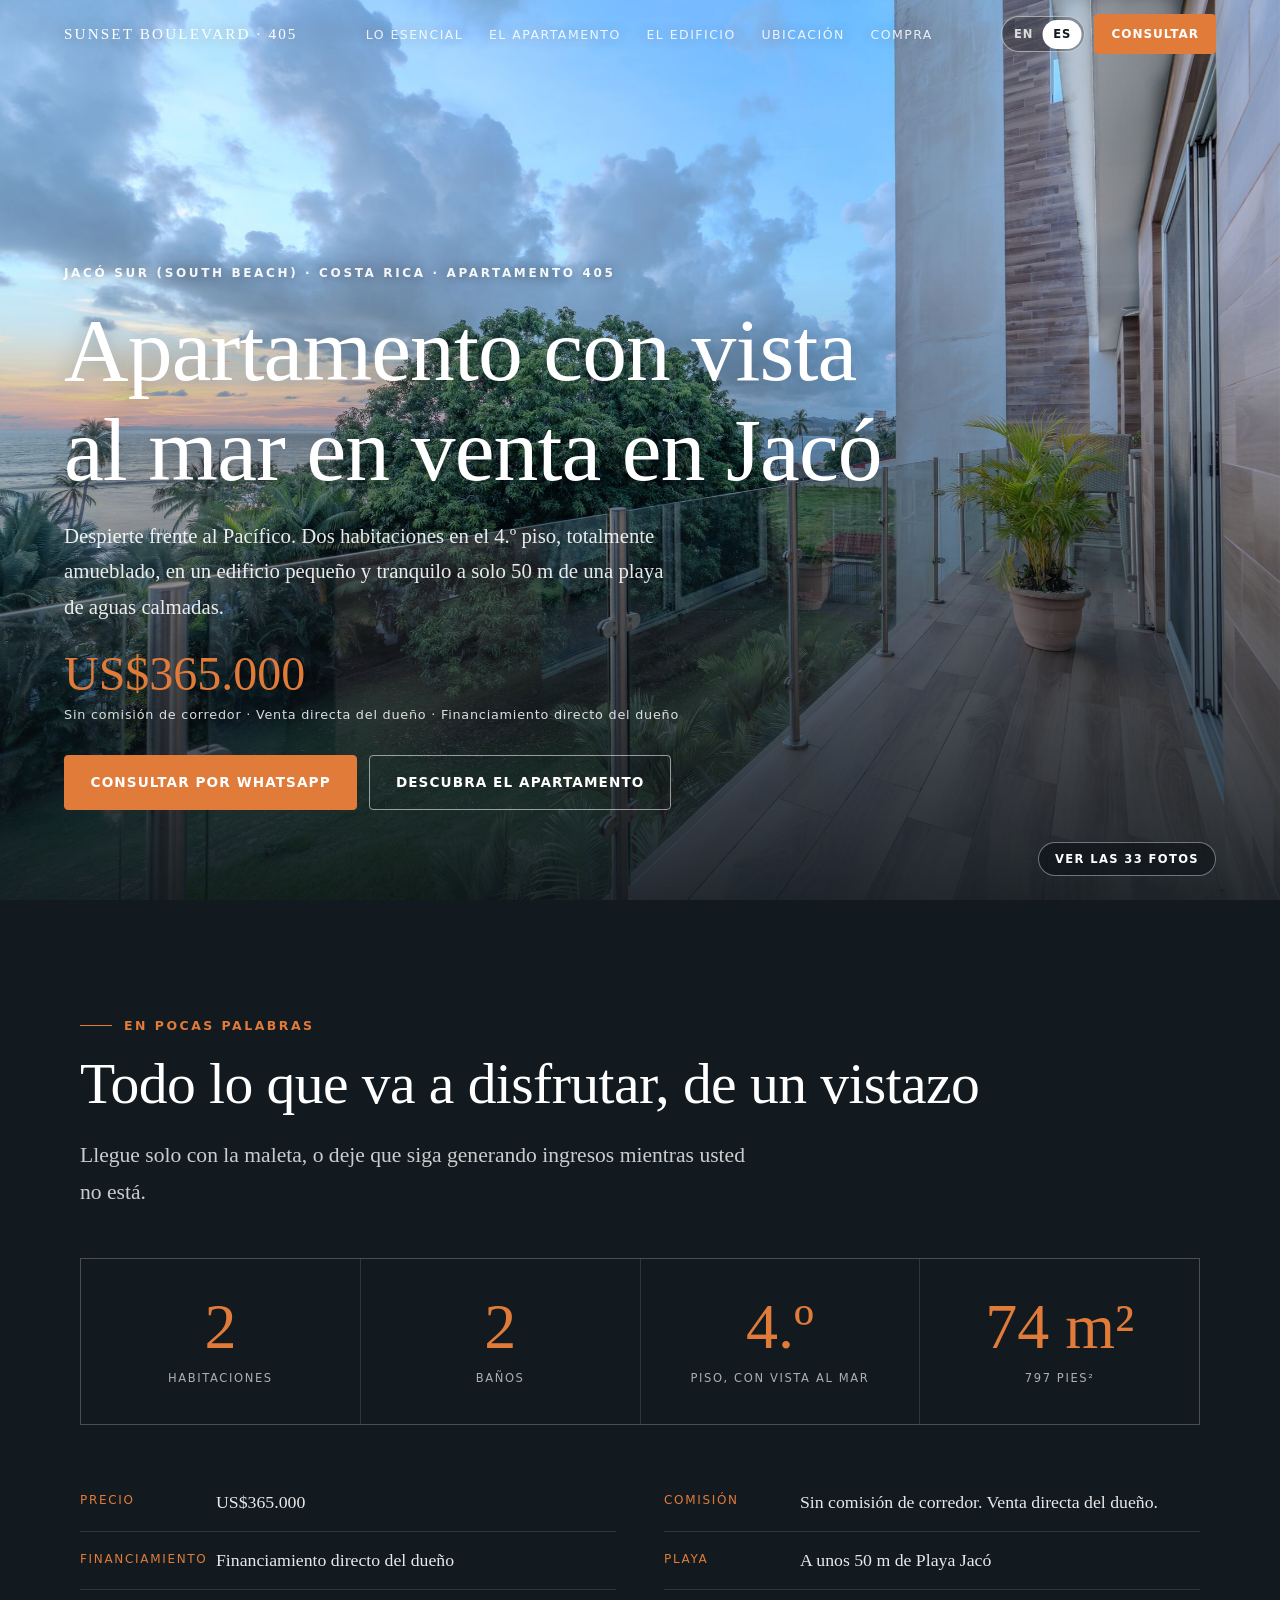
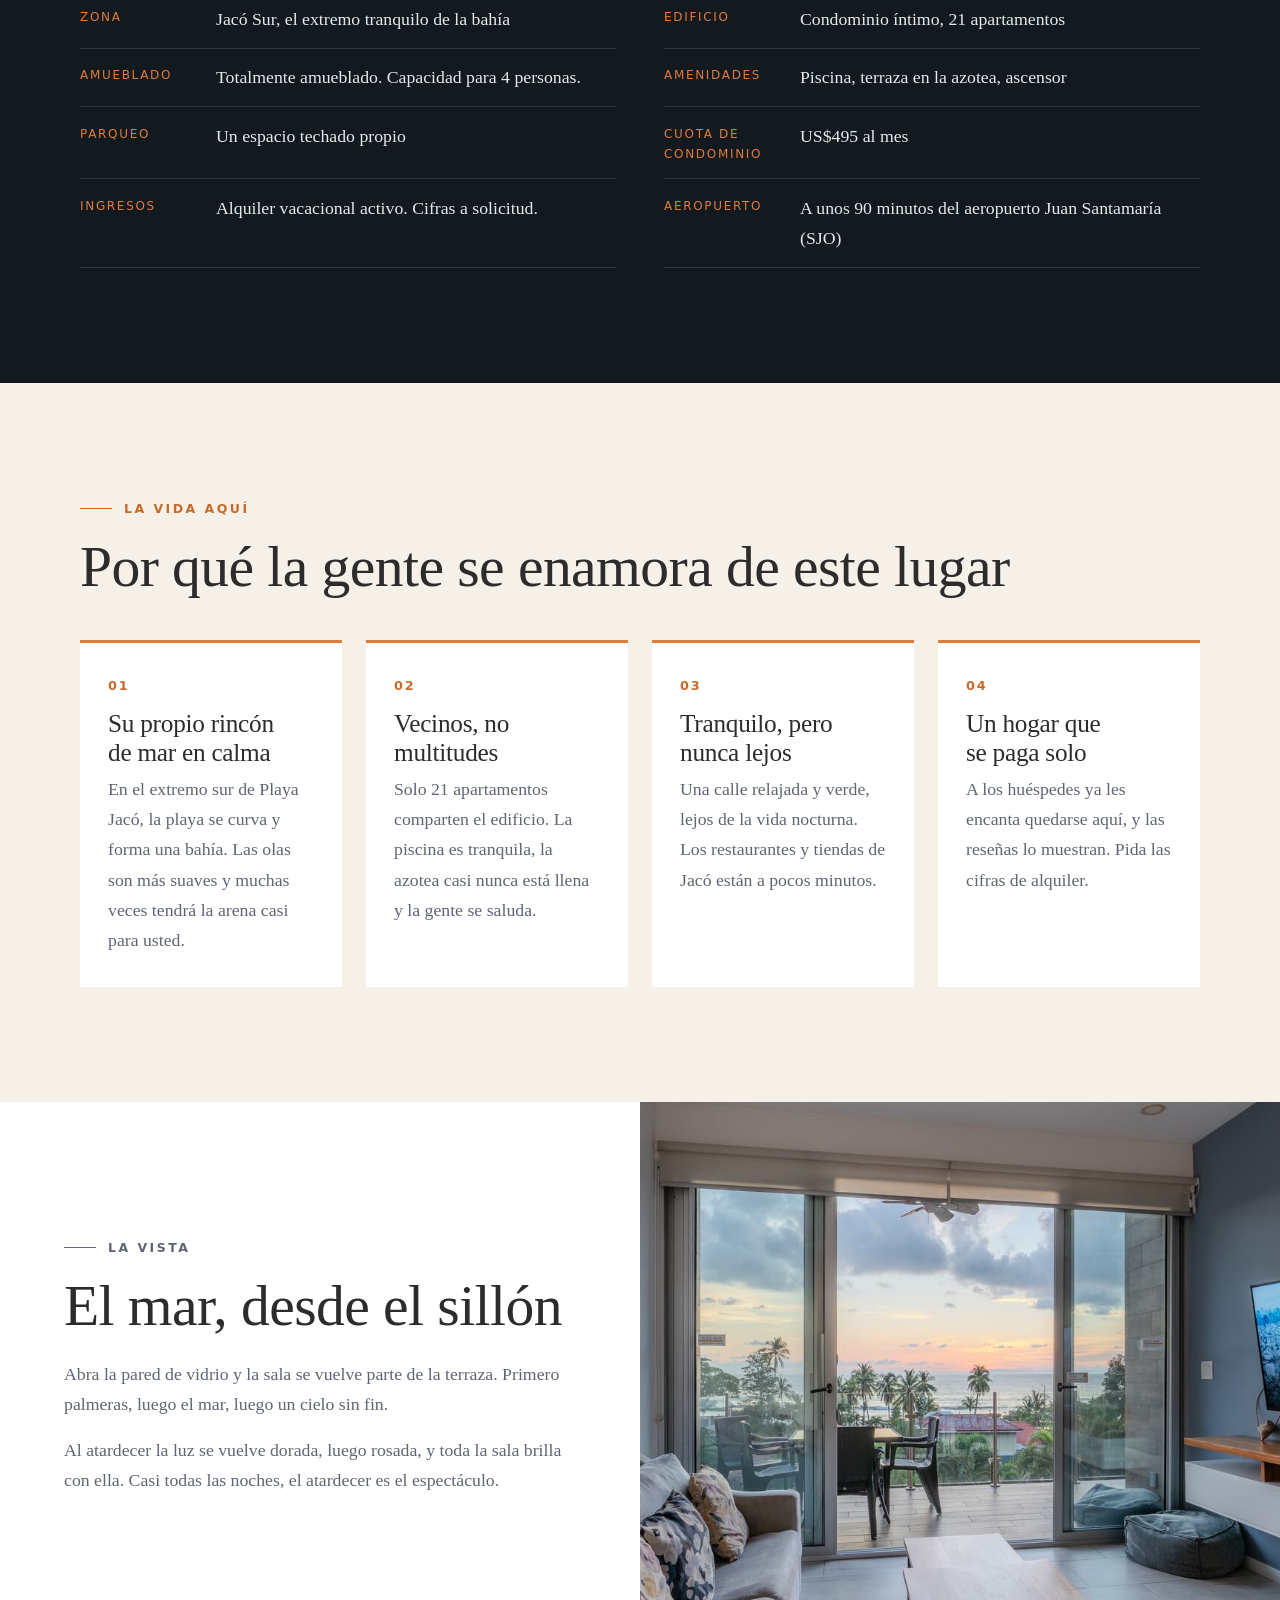
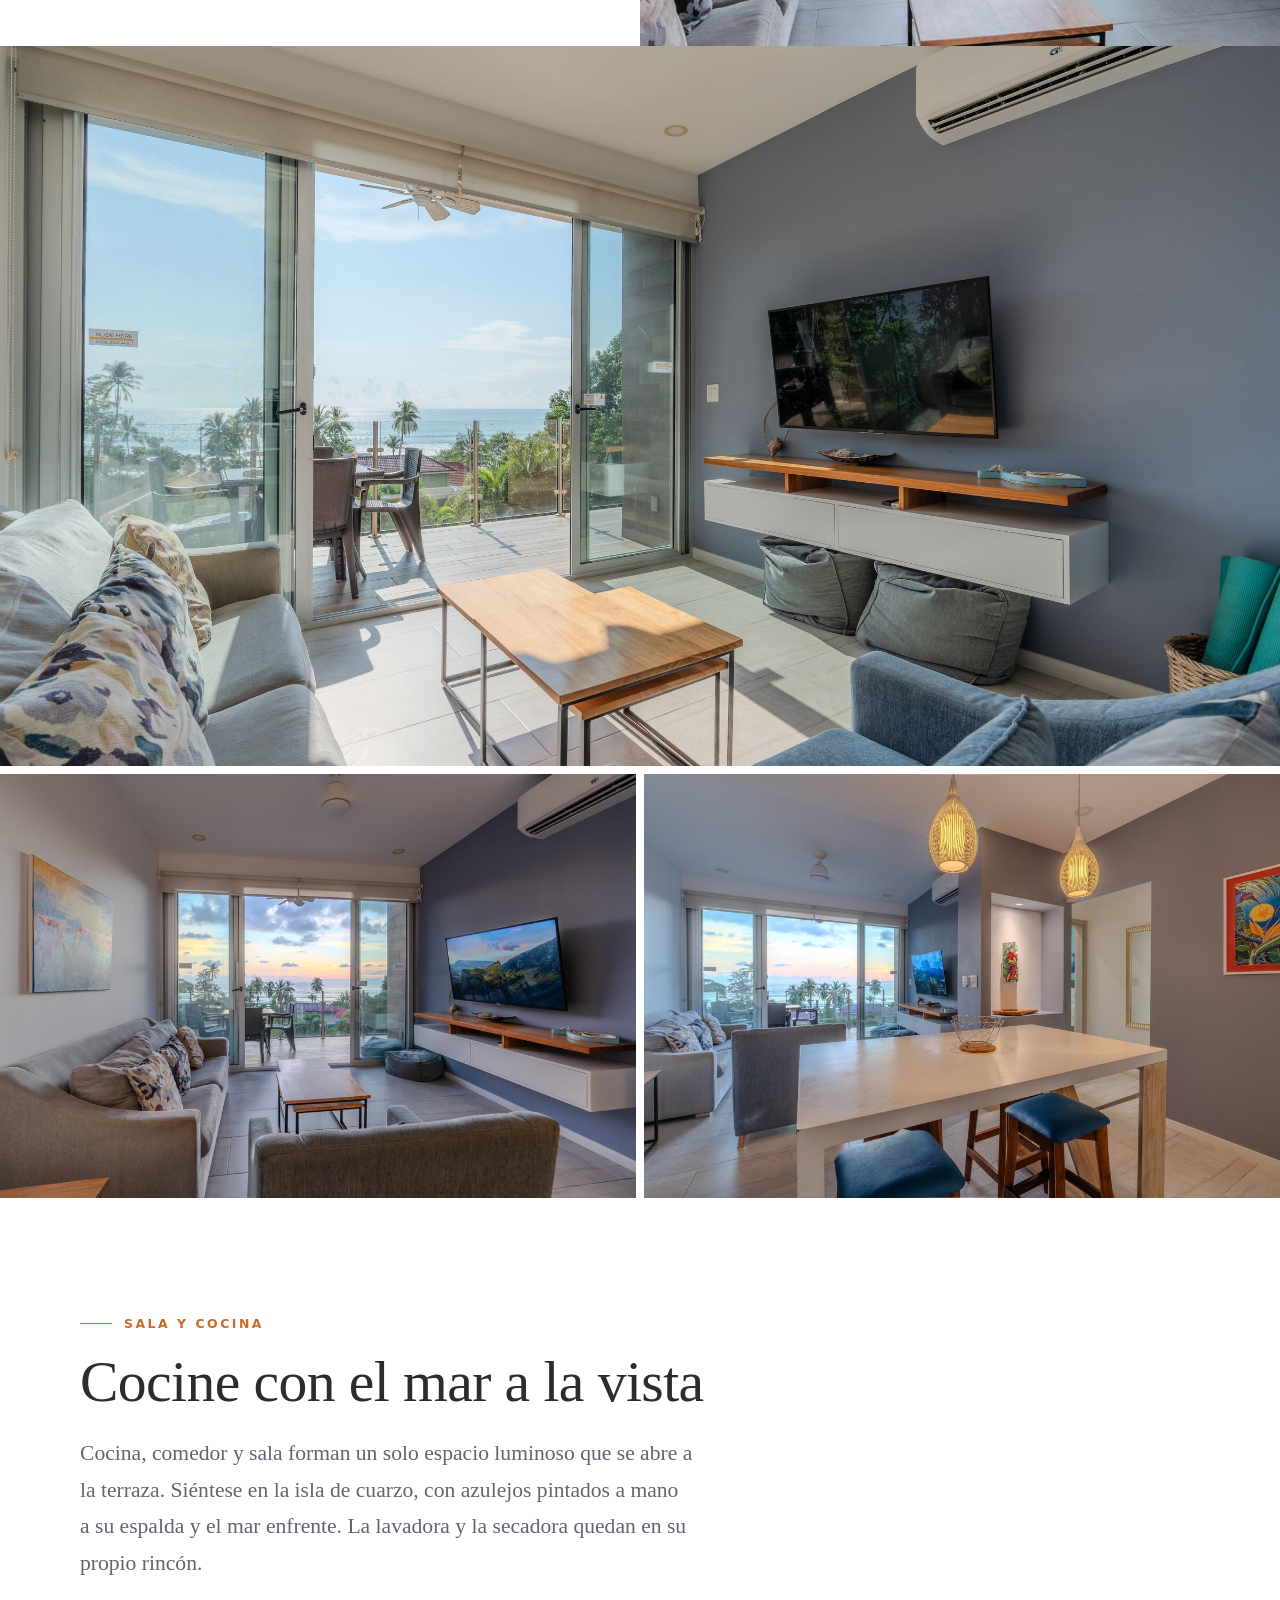
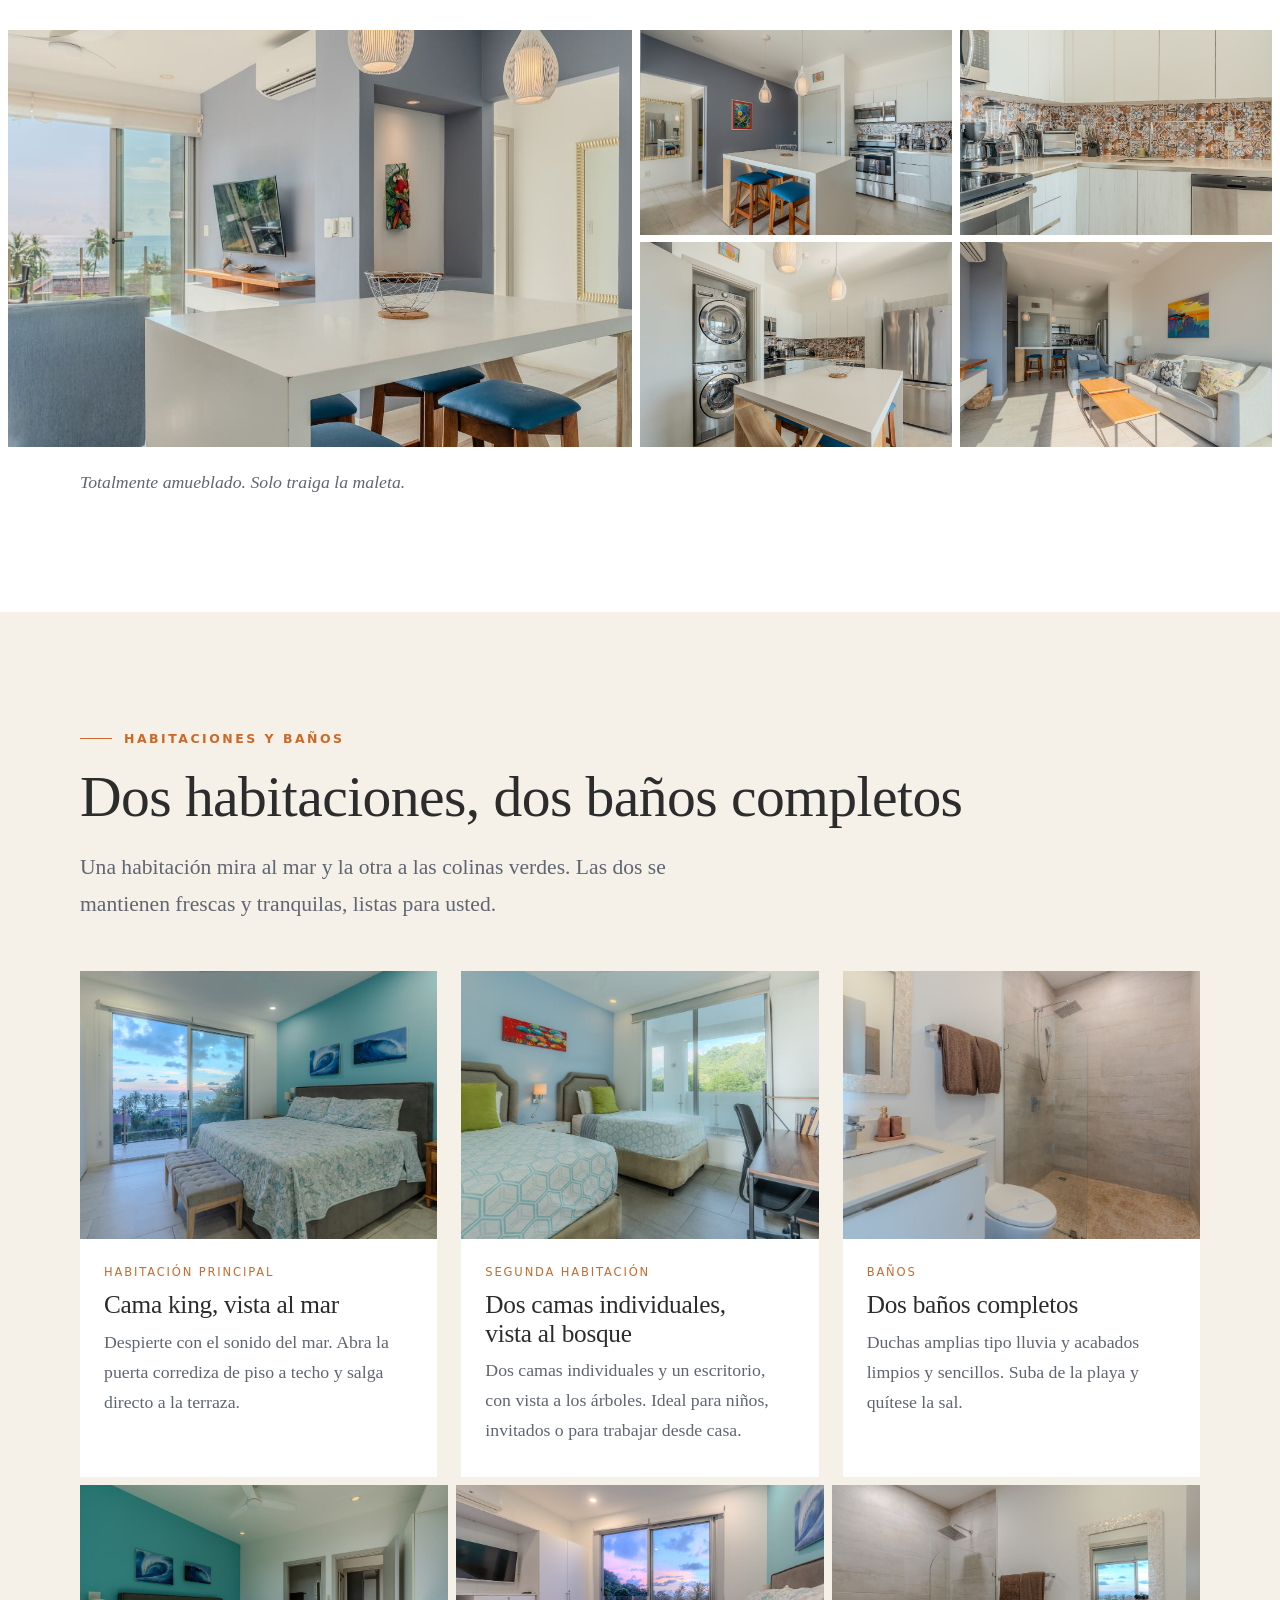
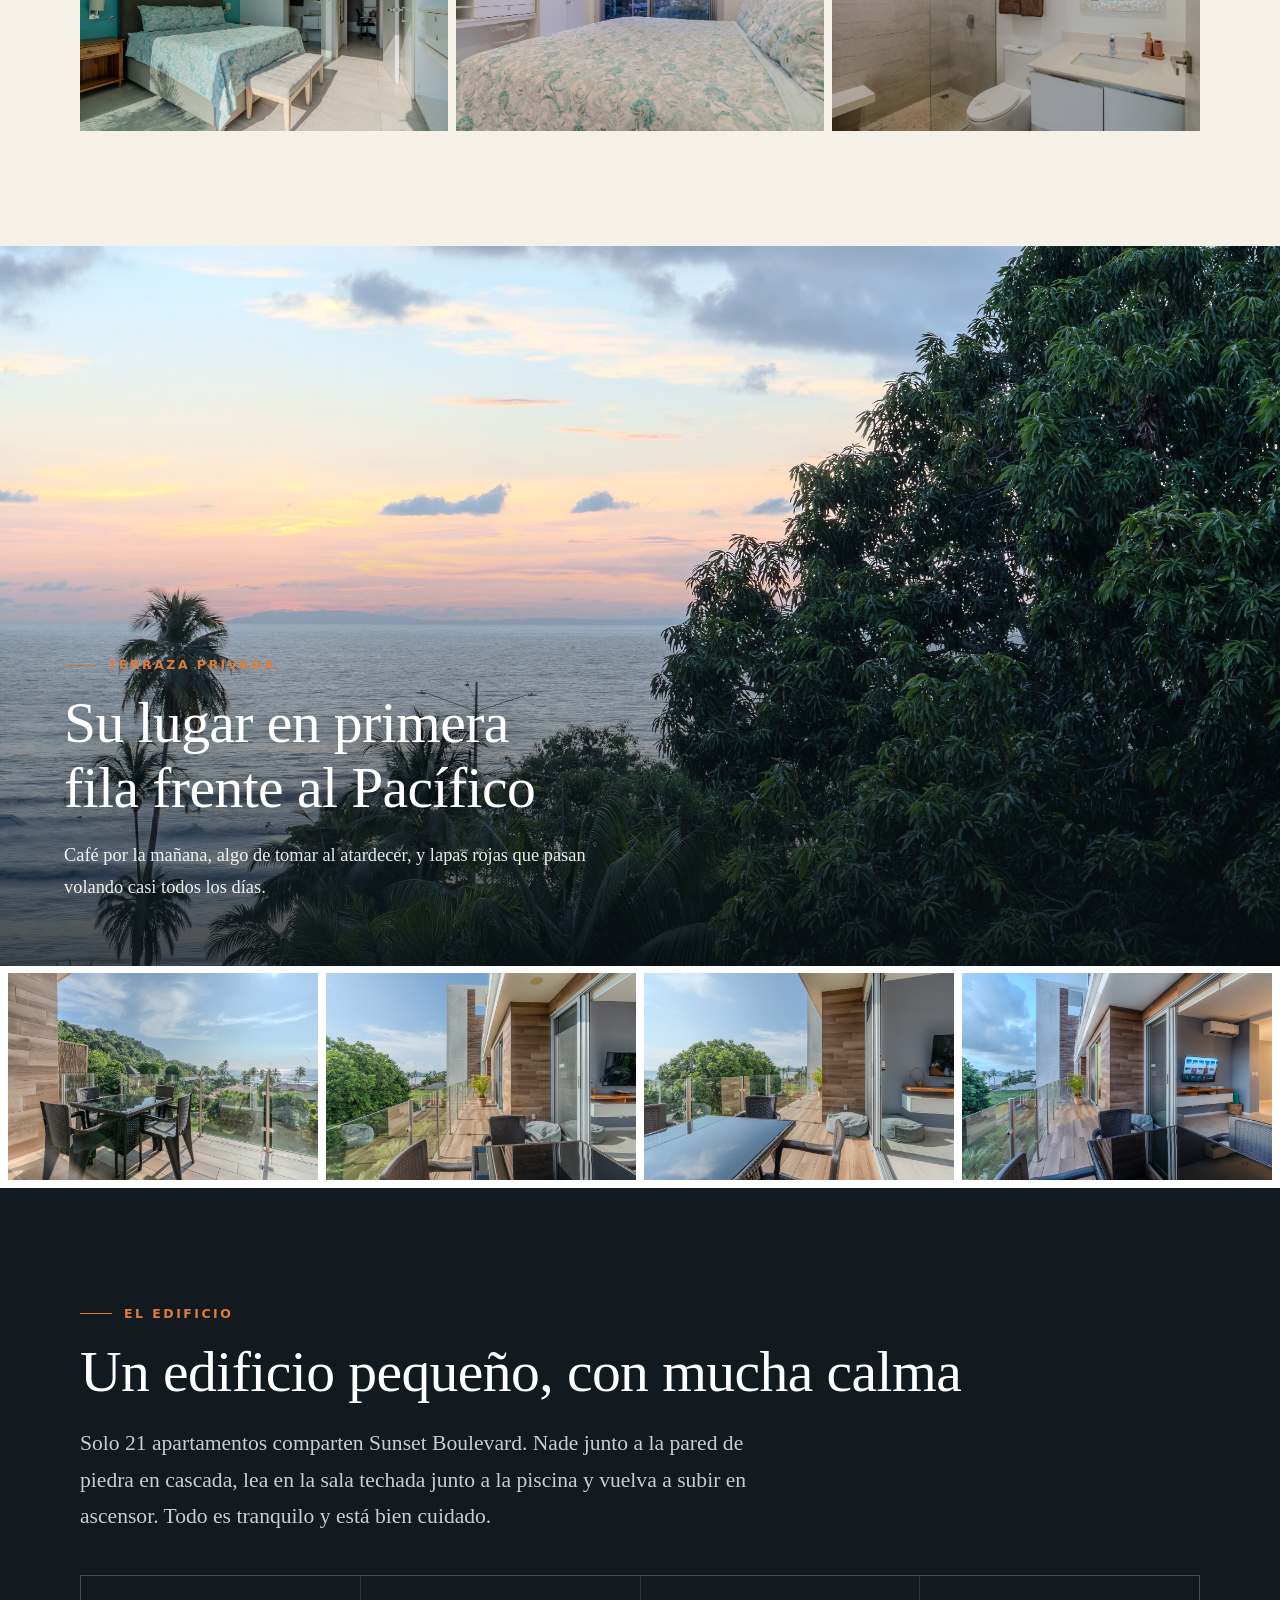
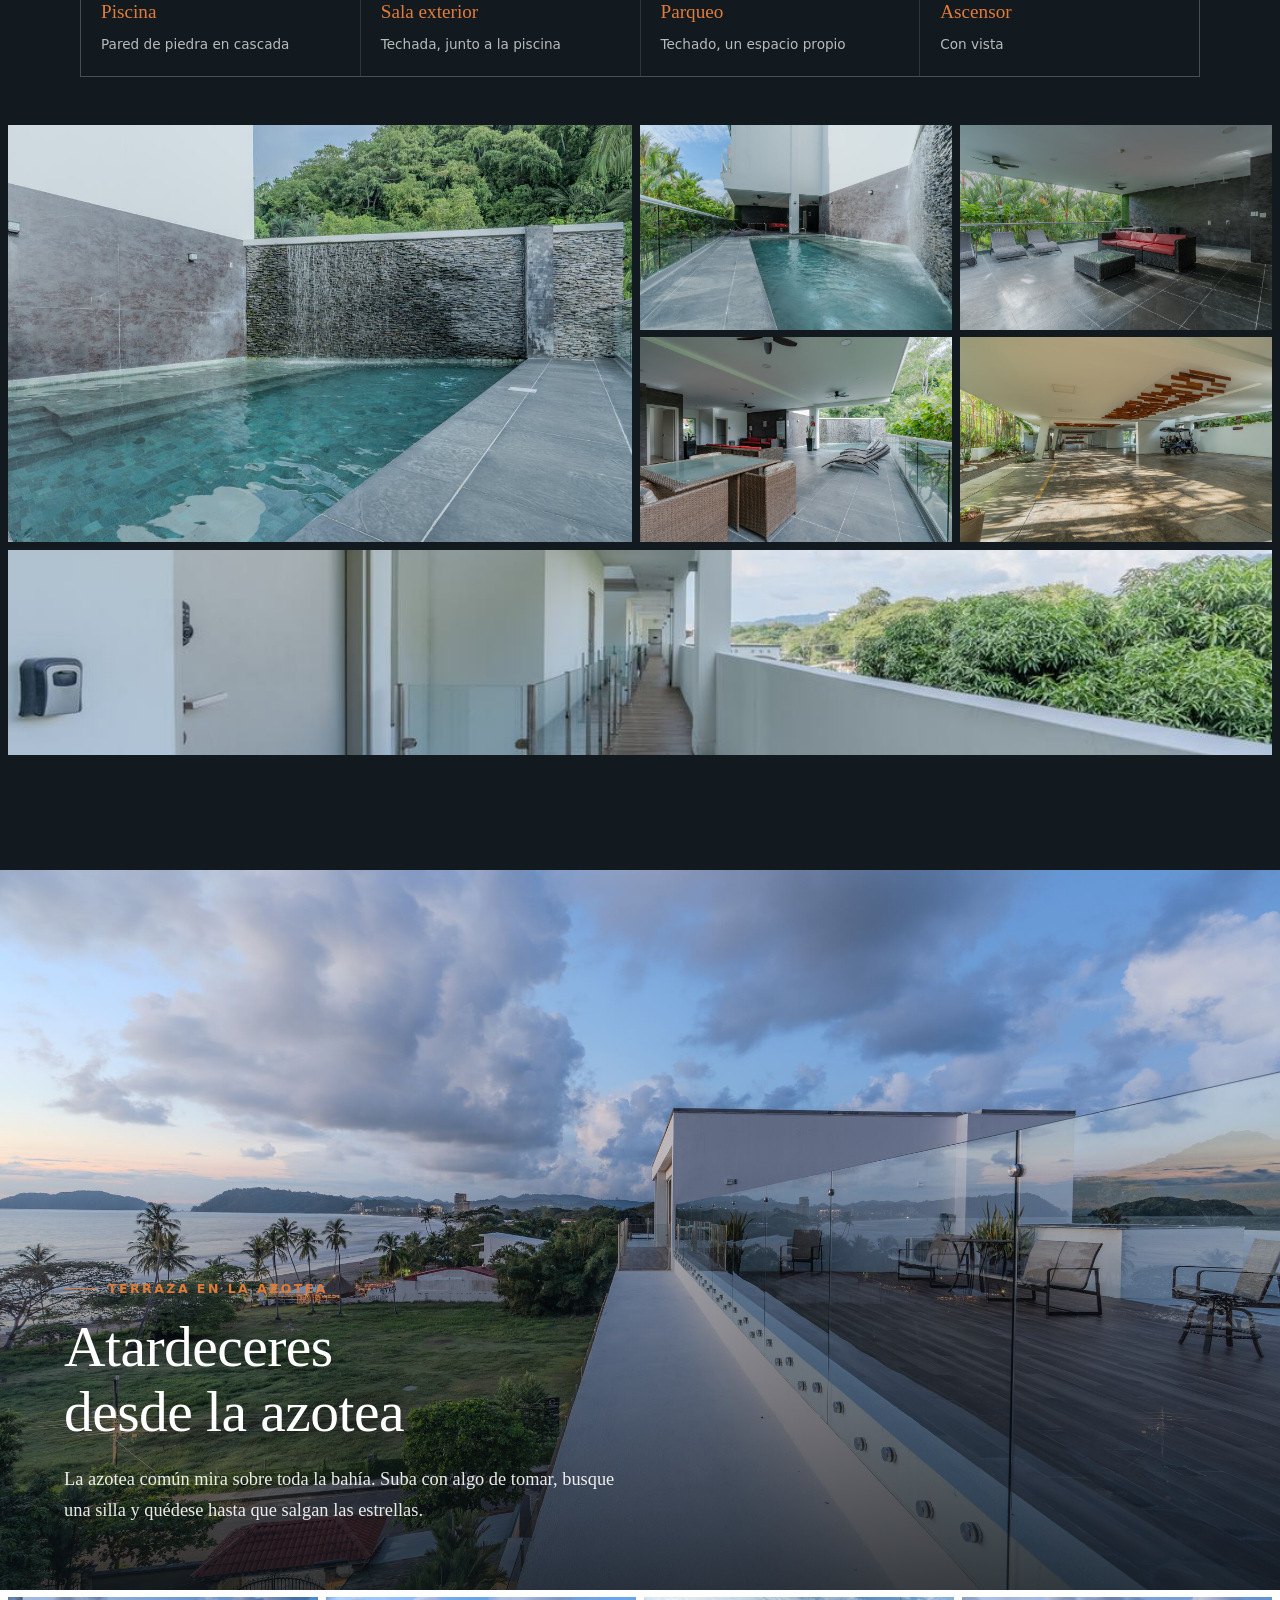
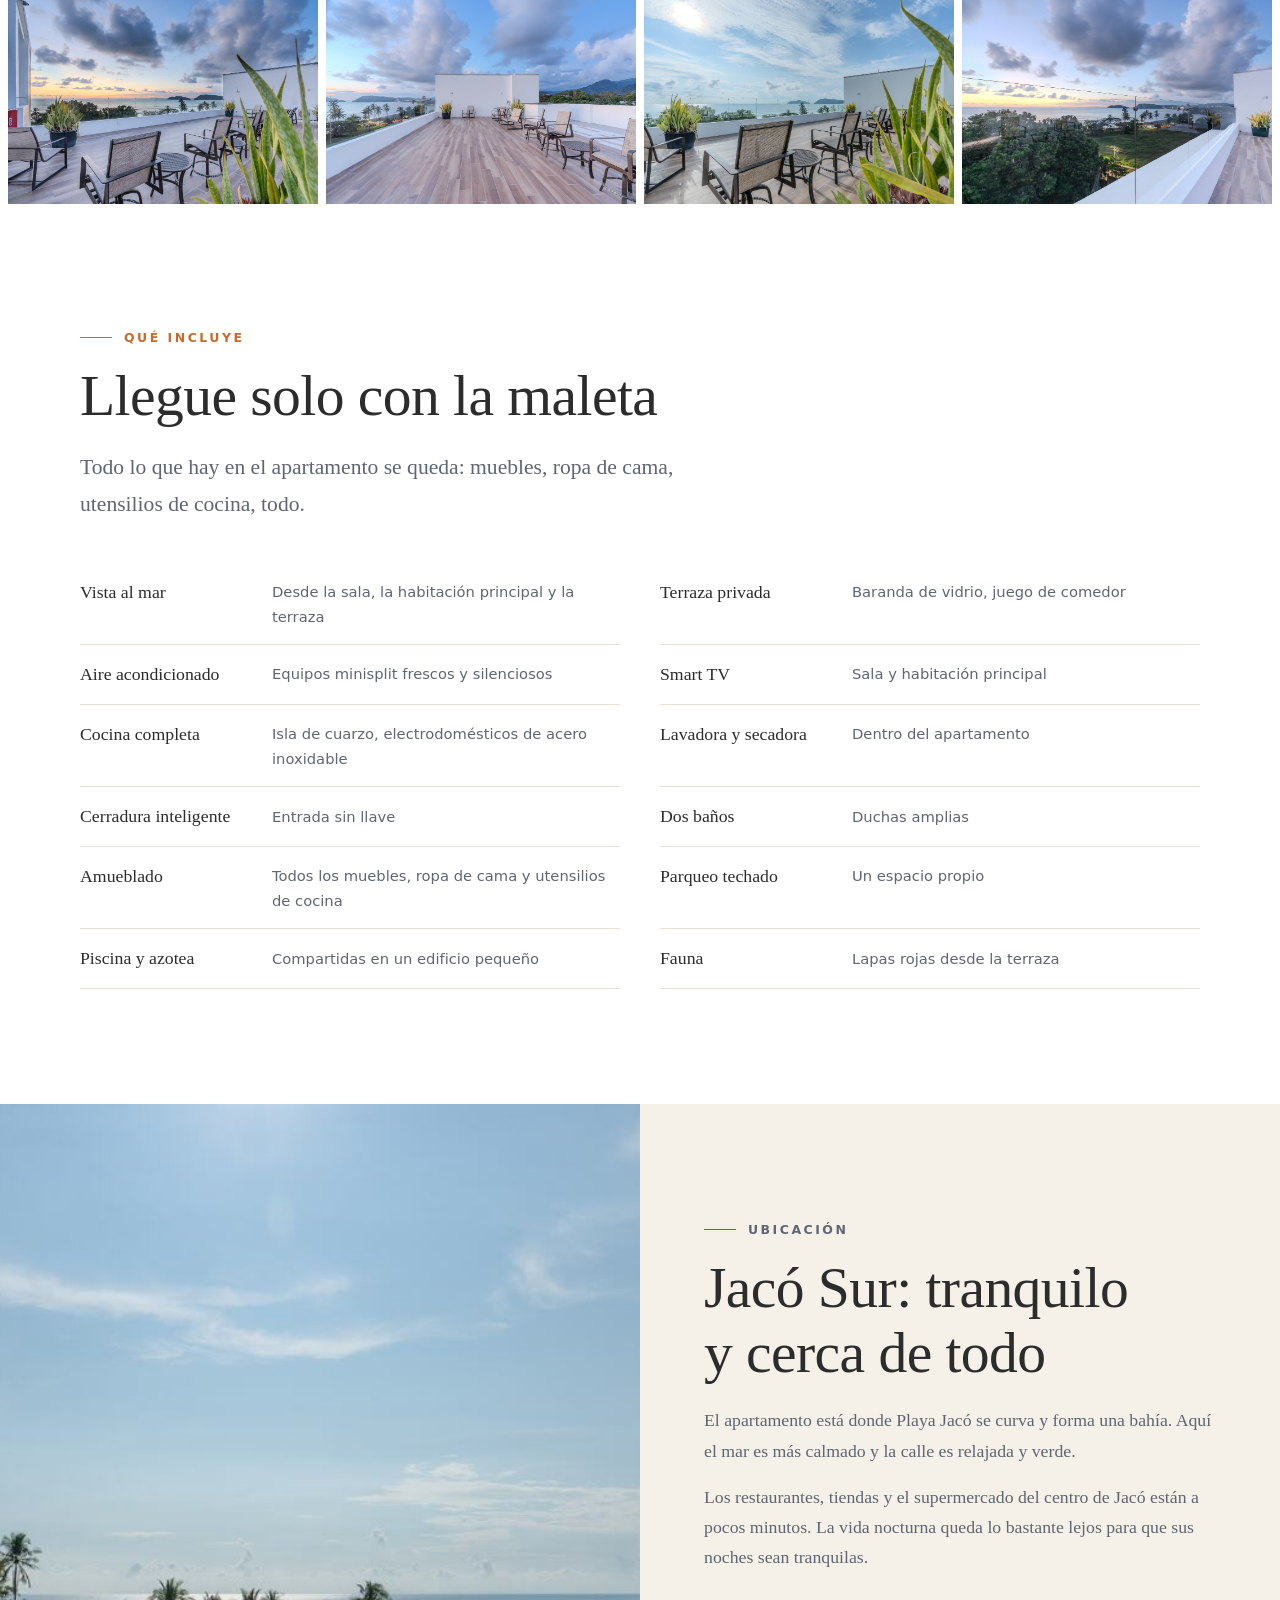
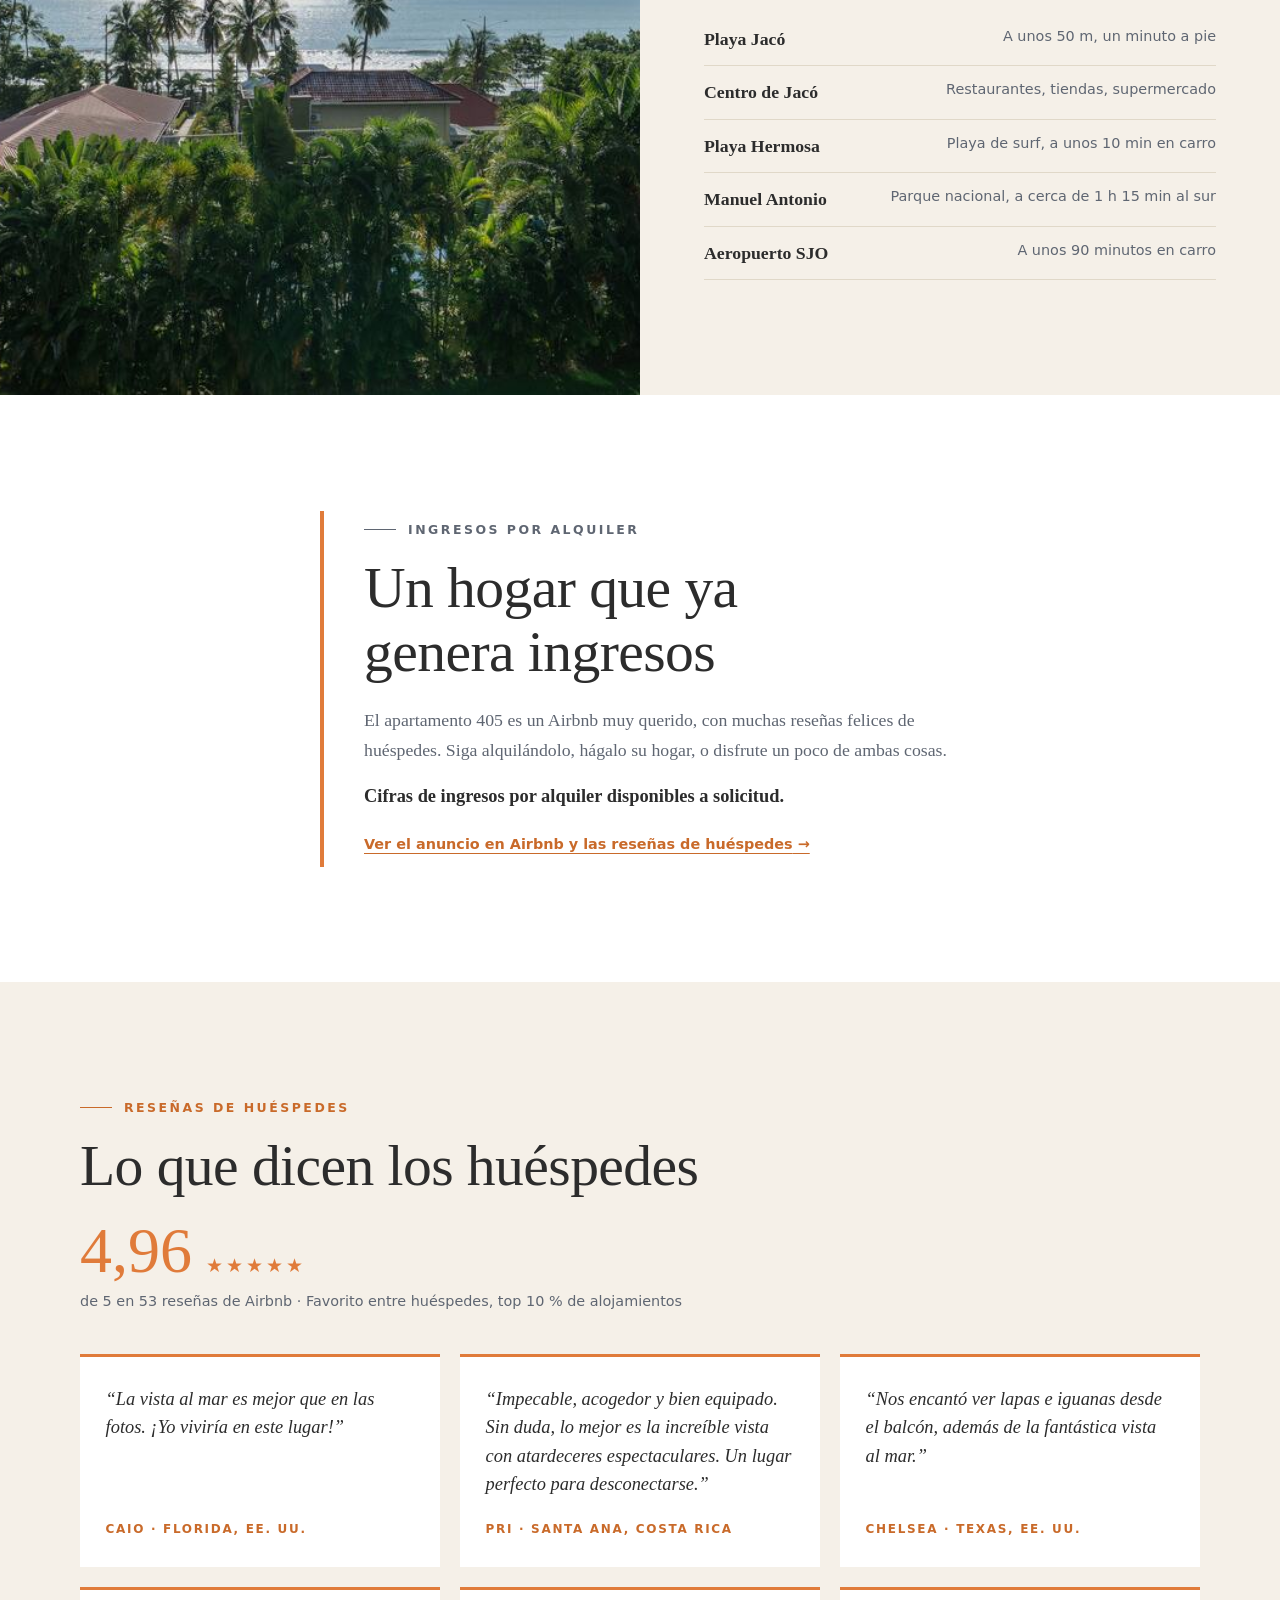
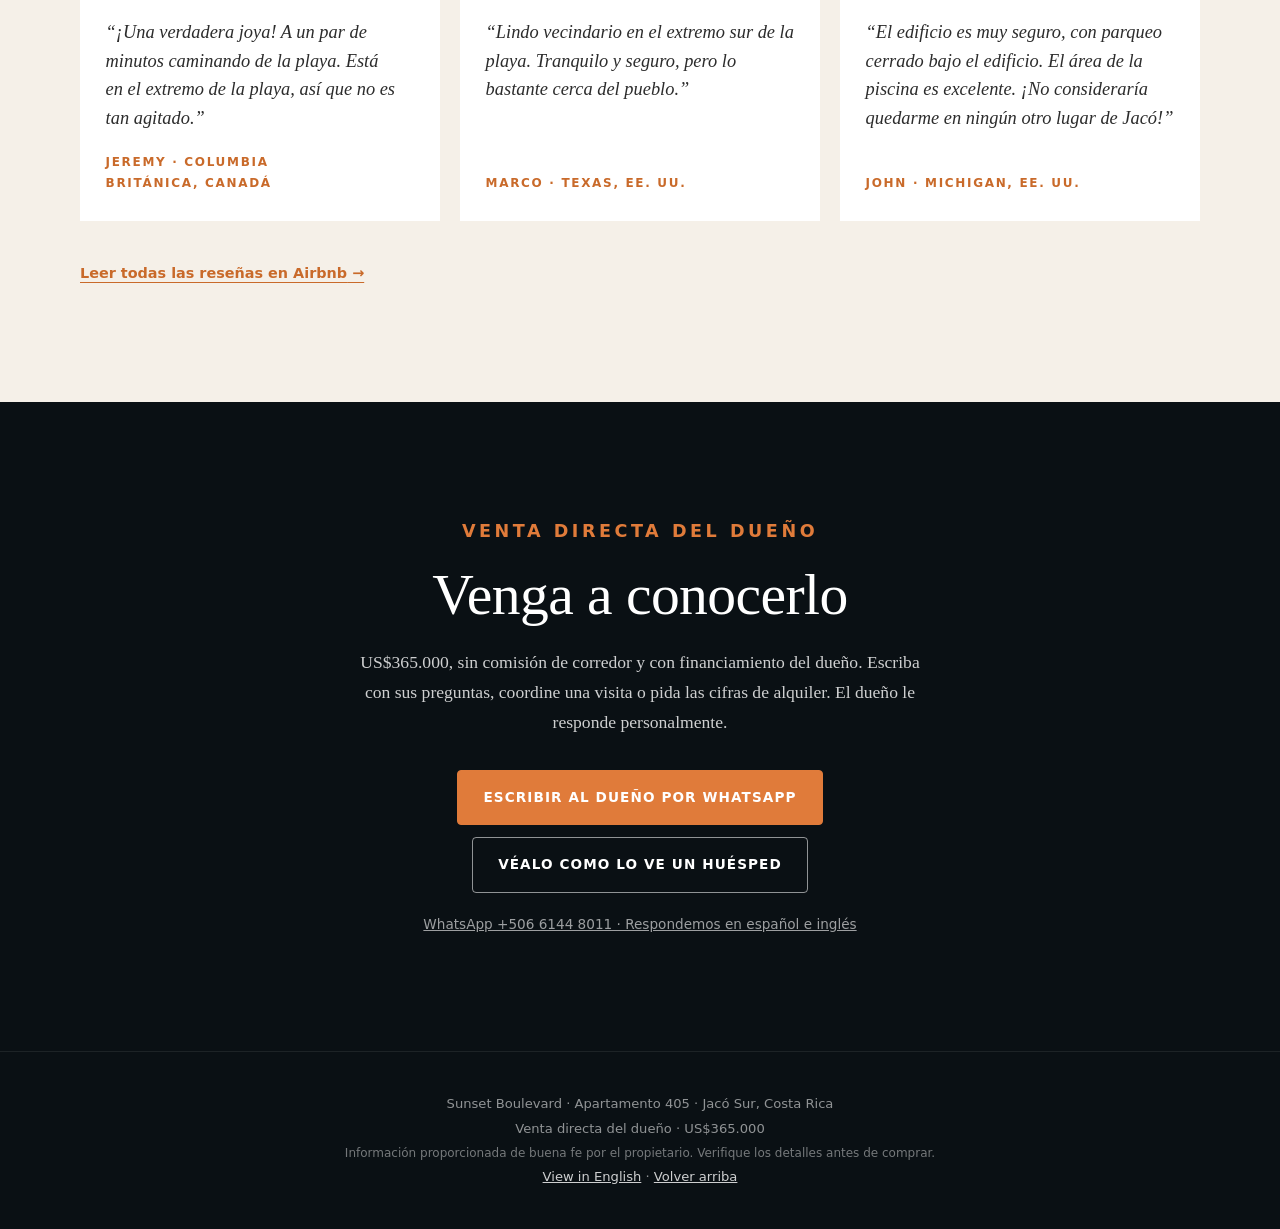
<file: es/index.html>
<!DOCTYPE html>
<html lang="es">
<head>
<meta charset="UTF-8">
<meta name="viewport" content="width=device-width, initial-scale=1">
<title>Apartamento con vista al mar en venta en Jacó | Sunset 405</title>
<meta name="description" content="Apartamento con vista al mar en Jacó Sur, a 50 m de la playa. 2 habitaciones, 2 baños, amueblado, piscina y azotea. US$365.000. Financiamiento del dueño.">
<link rel="canonical" href="https://sunset-blvd-405.pages.dev/es/">
<link rel="alternate" hreflang="en" href="https://sunset-blvd-405.pages.dev/">
<link rel="alternate" hreflang="es" href="https://sunset-blvd-405.pages.dev/es/">
<link rel="alternate" hreflang="x-default" href="https://sunset-blvd-405.pages.dev/">
<meta property="og:type" content="website">
<meta property="og:locale" content="es_CR">
<meta property="og:locale:alternate" content="en_US">
<meta property="og:url" content="https://sunset-blvd-405.pages.dev/es/">
<meta property="og:title" content="Sunset Boulevard 405 — Apartamento con vista al mar en venta en Jacó">
<meta property="og:description" content="Despierte frente al Pacífico en un apartamento tranquilo de 2 habitaciones, a 50 m de Playa Jacó. Totalmente amueblado. US$365.000, sin comisión de corredor, con financiamiento del dueño.">
<meta property="og:image" content="https://sunset-blvd-405.pages.dev/img/full/jaco-condo-private-balcony-ocean-sunset.jpg">
<meta property="og:image:width" content="2400">
<meta property="og:image:height" content="1600">
<meta property="og:image:alt" content="El océano Pacífico al atardecer, visto entre palmeras desde el apartamento">
<meta name="twitter:card" content="summary_large_image">
<meta name="theme-color" content="#121a1f">
<link rel="icon" href="../favicon.svg" type="image/svg+xml">
<link rel="preload" as="image" href="../img/md/jaco-condo-private-balcony-ocean-sunset.jpg" imagesrcset="../img/md/jaco-condo-private-balcony-ocean-sunset.jpg 1100w, ../img/full/jaco-condo-private-balcony-ocean-sunset.jpg 2400w" imagesizes="100vw">
<script type="application/ld+json">{"@context":"https://schema.org","@type":"RealEstateListing","name":"Sunset Boulevard 405 — Apartamento con vista al mar en venta en Jacó, Costa Rica","description":"Apartamento totalmente amueblado de 2 habitaciones y 2 baños en el 4.º piso, con vista al mar, a unos 50 m de Playa Jacó, en Jacó Sur. Condominio pequeño y tranquilo, con piscina, terraza en la azotea y parqueo techado. Venta directa del dueño, sin comisión de corredor, con financiamiento directo del dueño.","url":"https://sunset-blvd-405.pages.dev/es/","inLanguage":"es","image":["https://sunset-blvd-405.pages.dev/img/full/jaco-condo-private-balcony-ocean-sunset.jpg","https://sunset-blvd-405.pages.dev/img/full/jaco-condo-rooftop-terrace-ocean-sunset.jpg","https://sunset-blvd-405.pages.dev/img/full/jaco-condo-pool-stone-waterfall-wall.jpg"],"offers":{"@type":"Offer","price":365000,"priceCurrency":"USD","availability":"https://schema.org/InStock"},"about":{"@type":"Apartment","name":"Sunset Boulevard, Unit 405","numberOfRooms":2,"numberOfBedrooms":2,"numberOfBathroomsTotal":2,"occupancy":{"@type":"QuantitativeValue","maxValue":4},"floorLevel":"4","floorSize":{"@type":"QuantitativeValue","value":74,"unitCode":"MTK"},"amenityFeature":[{"@type":"LocationFeatureSpecification","name":"Vista al mar","value":true},{"@type":"LocationFeatureSpecification","name":"Piscina","value":true},{"@type":"LocationFeatureSpecification","name":"Terraza en la azotea","value":true},{"@type":"LocationFeatureSpecification","name":"Parqueo techado","value":true},{"@type":"LocationFeatureSpecification","name":"Ascensor","value":true},{"@type":"LocationFeatureSpecification","name":"Aire acondicionado","value":true},{"@type":"LocationFeatureSpecification","name":"Lavadora y secadora","value":true},{"@type":"LocationFeatureSpecification","name":"Amueblado","value":true}],"address":{"@type":"PostalAddress","addressLocality":"Jacó","addressRegion":"Puntarenas","addressCountry":"CR"}}}</script>
<script async src="https://www.googletagmanager.com/gtag/js?id=G-701SCTSRCR"></script>
<script>window.dataLayer=window.dataLayer||[];function gtag(){dataLayer.push(arguments);}gtag('js',new Date());gtag('config','G-701SCTSRCR');</script>
<link rel="stylesheet" href="../site.css">
</head>
<body>
<a class="skip" href="#main">Saltar al contenido</a>

<header class="nav" id="nav">
  <a class="nav-logo" href="#top">Sunset Boulevard · 405</a>
  <nav class="nav-links" aria-label="Main">
    <a href="#facts">Lo esencial</a>
    <a href="#home">El apartamento</a>
    <a href="#building">El edificio</a>
    <a href="#location">Ubicación</a>
    <a href="#contact">Compra</a>
  </nav>
  <div class="nav-right">
    <div class="lang" role="group" aria-label="Idioma">
      <a href="../" hreflang="en" lang="en" class="lang-opt" aria-label="View in English">EN</a>
      <a href="#" hreflang="es" lang="es" class="lang-opt" aria-current="true">ES</a>
      <span class="lang-thumb" aria-hidden="true"></span>
    </div>
    <a class="btn btn-sun nav-cta" href="https://wa.me/50661448011?text=Hola%2C%20me%20interesa%20comprar%20el%20apartamento%20405%20de%20Sunset%20Boulevard%20en%20Jac%C3%B3." target="_blank" rel="noopener" aria-label="Consultar por WhatsApp sobre Sunset Boulevard 405 (abre WhatsApp)">Consultar</a>
  </div>
</header>

<main id="main">
<section class="hero" id="top">
  <button type="button" class="ph hero-img" data-i="0" aria-label="Abrir foto: Balcón privado con baranda de vidrio, sobre los árboles y un cielo de atardecer"><img src="../img/md/jaco-condo-private-balcony-ocean-sunset.jpg" srcset="../img/md/jaco-condo-private-balcony-ocean-sunset.jpg 1100w, ../img/full/jaco-condo-private-balcony-ocean-sunset.jpg 2400w" sizes="100vw" width="2400" height="1600" alt="Balcón privado con baranda de vidrio, sobre los árboles y un cielo de atardecer" fetchpriority="high" decoding="async"></button>
  <div class="hero-content">
    <p class="hero-tag">Jacó Sur (South Beach) · Costa Rica · Apartamento 405</p>
    <h1>Apartamento con vista al mar en venta en Jacó</h1>
    <p class="hero-sub">Despierte frente al Pacífico. Dos habitaciones en el 4.º piso, totalmente amueblado, en un edificio pequeño y tranquilo a solo 50 m de una playa de aguas calmadas.</p>
    <p class="hero-price"><span class="price">US$365.000</span><span class="price-line">Sin comisión de corredor<span class="dot" aria-hidden="true"> · </span>Venta directa del dueño<span class="dot" aria-hidden="true"> · </span>Financiamiento directo del dueño</span></p>
    <div class="hero-ctas">
      <a class="btn btn-sun" href="https://wa.me/50661448011?text=Hola%2C%20me%20interesa%20comprar%20el%20apartamento%20405%20de%20Sunset%20Boulevard%20en%20Jac%C3%B3." target="_blank" rel="noopener">Consultar por WhatsApp<span class="sr"> (abre WhatsApp)</span></a>
      <a class="btn btn-ghost" href="#facts">Descubra el apartamento</a>
    </div>
  </div>
  <button type="button" class="hero-all" data-i="0">Ver las 33 fotos</button>
</section>

<section class="facts" id="facts">
  <div class="wrap">
    <p class="tag on-dark">En pocas palabras</p><h2>Todo lo que va a disfrutar, de un vistazo</h2>
    <p class="lead">Llegue solo con la maleta, o deje que siga generando ingresos mientras usted no está.</p>
    <ul class="big" role="list">
      <li><span class="big-n">2</span><span class="big-l">Habitaciones</span></li>
      <li><span class="big-n">2</span><span class="big-l">Baños</span></li>
      <li><span class="big-n">4.º</span><span class="big-l">Piso, con vista al mar</span></li>
      <li><span class="big-n">74 m²</span><span class="big-l">797 pies²</span></li>
    </ul>
    <dl class="fact-list">
      <div><dt>Precio</dt><dd>US$365.000</dd></div>
      <div><dt>Comisión</dt><dd>Sin comisión de corredor. Venta directa del dueño.</dd></div>
      <div><dt>Financiamiento</dt><dd>Financiamiento directo del dueño</dd></div>
      <div><dt>Playa</dt><dd>A unos 50 m de Playa Jacó</dd></div>
      <div><dt>Zona</dt><dd>Jacó Sur, el extremo tranquilo de la bahía</dd></div>
      <div><dt>Edificio</dt><dd>Condominio íntimo, 21 apartamentos</dd></div>
      <div><dt>Amueblado</dt><dd>Totalmente amueblado. Capacidad para 4 personas.</dd></div>
      <div><dt>Amenidades</dt><dd>Piscina, terraza en la azotea, ascensor</dd></div>
      <div><dt>Parqueo</dt><dd>Un espacio techado propio</dd></div>
      <div><dt>Cuota de condominio</dt><dd>US$495 al mes</dd></div>
      <div><dt>Ingresos</dt><dd>Alquiler vacacional activo. Cifras a solicitud.</dd></div>
      <div><dt>Aeropuerto</dt><dd>A unos 90 minutos del aeropuerto Juan Santamaría (SJO)</dd></div>
    </dl>
  </div>
</section>

<section class="highlights" aria-labelledby="hl-h">
  <div class="wrap">
    <p class="tag">La vida aquí</p>
    <h2 id="hl-h">Por qué la gente se enamora de este lugar</h2>
    <ol class="hl" role="list">
      <li><span class="hl-n" aria-hidden="true">01</span><h3>Su propio rincón de mar en calma</h3><p>En el extremo sur de Playa Jacó, la playa se curva y forma una bahía. Las olas son más suaves y muchas veces tendrá la arena casi para usted.</p></li>
      <li><span class="hl-n" aria-hidden="true">02</span><h3>Vecinos, no multitudes</h3><p>Solo 21 apartamentos comparten el edificio. La piscina es tranquila, la azotea casi nunca está llena y la gente se saluda.</p></li>
      <li><span class="hl-n" aria-hidden="true">03</span><h3>Tranquilo, pero nunca lejos</h3><p>Una calle relajada y verde, lejos de la vida nocturna. Los restaurantes y tiendas de Jacó están a pocos minutos.</p></li>
      <li><span class="hl-n" aria-hidden="true">04</span><h3>Un hogar que se paga solo</h3><p>A los huéspedes ya les encanta quedarse aquí, y las reseñas lo muestran. Pida las cifras de alquiler.</p></li>
    </ol>
  </div>
</section>

<section class="split" id="view">
  <div class="split-text">
    <p class="tag ">La vista</p><h2>El mar, desde el sillón</h2>
    <p>Abra la pared de vidrio y la sala se vuelve parte de la terraza. Primero palmeras, luego el mar, luego un cielo sin fin.</p>
    <p>Al atardecer la luz se vuelve dorada, luego rosada, y toda la sala brilla con ella. Casi todas las noches, el atardecer es el espectáculo.</p>
  </div>
  <button type="button" class="ph split-img" data-i="1" aria-label="Abrir foto: Sala de un apartamento con vista al mar en Jacó, abierta a un balcón al atardecer"><img src="../img/md/jaco-ocean-view-condo-living-room-sunset.jpg" srcset="../img/md/jaco-ocean-view-condo-living-room-sunset.jpg 1100w, ../img/full/jaco-ocean-view-condo-living-room-sunset.jpg 2400w" sizes="(min-width: 60em) 50vw, 100vw" width="2400" height="1600" alt="Sala de un apartamento con vista al mar en Jacó, abierta a un balcón al atardecer" loading="lazy" decoding="async"></button>
</section>
<div class="band"><button type="button" class="ph " data-i="2" aria-label="Abrir foto: Sala luminosa con sillón, televisor y puerta corrediza con vista al mar"><img src="../img/md/jaco-condo-living-room-ocean-view-day.jpg" srcset="../img/md/jaco-condo-living-room-ocean-view-day.jpg 1100w, ../img/full/jaco-condo-living-room-ocean-view-day.jpg 2400w" sizes="100vw" width="2400" height="1600" alt="Sala luminosa con sillón, televisor y puerta corrediza con vista al mar" loading="lazy" decoding="async"></button></div>
<div class="pair"><button type="button" class="ph " data-i="3" aria-label="Abrir foto: Sillón de la sala frente al balcón y un cielo de tarde"><img src="../img/md/jaco-condo-living-room-sofa-sunset.jpg" srcset="../img/md/jaco-condo-living-room-sofa-sunset.jpg 1100w, ../img/full/jaco-condo-living-room-sofa-sunset.jpg 2400w" sizes="(min-width: 60em) 50vw, 100vw" width="2400" height="1600" alt="Sillón de la sala frente al balcón y un cielo de tarde" loading="lazy" decoding="async"></button><button type="button" class="ph " data-i="4" aria-label="Abrir foto: Isla de cocina y sala con un atardecer rosado sobre el mar"><img src="../img/md/jaco-condo-dining-island-sunset-view.jpg" srcset="../img/md/jaco-condo-dining-island-sunset-view.jpg 1100w, ../img/full/jaco-condo-dining-island-sunset-view.jpg 2400w" sizes="(min-width: 60em) 50vw, 100vw" width="2400" height="1600" alt="Isla de cocina y sala con un atardecer rosado sobre el mar" loading="lazy" decoding="async"></button></div>

<section class="sec" id="home">
  <div class="wrap">
    <p class="tag ">Sala y cocina</p><h2>Cocine con el mar a la vista</h2>
    <p class="lead dark">Cocina, comedor y sala forman un solo espacio luminoso que se abre a la terraza. Siéntese en la isla de cuarzo, con azulejos pintados a mano a su espalda y el mar enfrente. La lavadora y la secadora quedan en su propio rincón.</p>
  </div>
  <div class="mosaic">
    <button type="button" class="ph m-big" data-i="5" aria-label="Abrir foto: Isla de cocina de cuarzo blanco con bancos azules y el mar por la ventana"><img src="../img/md/jaco-condo-kitchen-island-ocean-view.jpg" srcset="../img/md/jaco-condo-kitchen-island-ocean-view.jpg 1100w, ../img/full/jaco-condo-kitchen-island-ocean-view.jpg 2400w" sizes="(min-width: 60em) 60vw, 100vw" width="2400" height="1600" alt="Isla de cocina de cuarzo blanco con bancos azules y el mar por la ventana" loading="lazy" decoding="async"></button>
    <button type="button" class="ph " data-i="6" aria-label="Abrir foto: Cocina abierta con isla de cuarzo, cocina de acero inoxidable y microondas"><img src="../img/md/jaco-condo-quartz-island-kitchen.jpg" srcset="../img/md/jaco-condo-quartz-island-kitchen.jpg 1100w, ../img/full/jaco-condo-quartz-island-kitchen.jpg 2400w" sizes="(min-width: 60em) 25vw, 50vw" width="2400" height="1600" alt="Cocina abierta con isla de cuarzo, cocina de acero inoxidable y microondas" loading="lazy" decoding="async"></button>
    <button type="button" class="ph " data-i="7" aria-label="Abrir foto: Salpicadero de azulejos con diseño sobre una encimera blanca"><img src="../img/md/jaco-condo-kitchen-tile-backsplash.jpg" srcset="../img/md/jaco-condo-kitchen-tile-backsplash.jpg 1100w, ../img/full/jaco-condo-kitchen-tile-backsplash.jpg 2400w" sizes="(min-width: 60em) 25vw, 50vw" width="2400" height="1600" alt="Salpicadero de azulejos con diseño sobre una encimera blanca" loading="lazy" decoding="async"></button>
    <button type="button" class="ph " data-i="8" aria-label="Abrir foto: Lavadora y secadora apiladas junto a la cocina"><img src="../img/md/jaco-condo-kitchen-washer-dryer.jpg" srcset="../img/md/jaco-condo-kitchen-washer-dryer.jpg 1100w, ../img/full/jaco-condo-kitchen-washer-dryer.jpg 2400w" sizes="(min-width: 60em) 25vw, 50vw" width="2400" height="1600" alt="Lavadora y secadora apiladas junto a la cocina" loading="lazy" decoding="async"></button>
    <button type="button" class="ph " data-i="9" aria-label="Abrir foto: Sillón de la sala con cuadros de colores y la cocina al fondo"><img src="../img/md/jaco-condo-living-room-sofa-artwork.jpg" srcset="../img/md/jaco-condo-living-room-sofa-artwork.jpg 1100w, ../img/full/jaco-condo-living-room-sofa-artwork.jpg 2400w" sizes="(min-width: 60em) 25vw, 50vw" width="2400" height="1600" alt="Sillón de la sala con cuadros de colores y la cocina al fondo" loading="lazy" decoding="async"></button>
  </div>
  <p class="caption wrap">Totalmente amueblado. Solo traiga la maleta.</p>
</section>

<section class="sec sand" id="rooms">
  <div class="wrap">
    <p class="tag ">Habitaciones y baños</p><h2>Dos habitaciones, dos baños completos</h2>
    <p class="lead dark">Una habitación mira al mar y la otra a las colinas verdes. Las dos se mantienen frescas y tranquilas, listas para usted.</p>
    <div class="cards">
      <article class="card"><button type="button" class="ph " data-i="10" aria-label="Abrir foto: Cama king en la habitación principal, con vista al mar a través de puertas de vidrio"><img src="../img/md/jaco-condo-master-bedroom-king-bed-ocean-view.jpg" srcset="../img/md/jaco-condo-master-bedroom-king-bed-ocean-view.jpg 1100w, ../img/full/jaco-condo-master-bedroom-king-bed-ocean-view.jpg 2400w" sizes="(min-width: 60em) 33vw, 100vw" width="2400" height="1600" alt="Cama king en la habitación principal, con vista al mar a través de puertas de vidrio" loading="lazy" decoding="async"></button><div class="card-body"><p class="card-label">Habitación principal</p><h3>Cama king, vista al mar</h3><p>Despierte con el sonido del mar. Abra la puerta corrediza de piso a techo y salga directo a la terraza.</p></div></article>
      <article class="card"><button type="button" class="ph " data-i="11" aria-label="Abrir foto: Segunda habitación con dos camas individuales, escritorio y ventana hacia los árboles"><img src="../img/md/jaco-condo-second-bedroom-twin-beds.jpg" srcset="../img/md/jaco-condo-second-bedroom-twin-beds.jpg 1100w, ../img/full/jaco-condo-second-bedroom-twin-beds.jpg 2400w" sizes="(min-width: 60em) 33vw, 100vw" width="2400" height="1600" alt="Segunda habitación con dos camas individuales, escritorio y ventana hacia los árboles" loading="lazy" decoding="async"></button><div class="card-body"><p class="card-label">Segunda habitación</p><h3>Dos camas individuales, vista al bosque</h3><p>Dos camas individuales y un escritorio, con vista a los árboles. Ideal para niños, invitados o para trabajar desde casa.</p></div></article>
      <article class="card"><button type="button" class="ph " data-i="12" aria-label="Abrir foto: Baño con ducha amplia tipo lluvia y mampara de vidrio"><img src="../img/md/jaco-condo-bathroom-walk-in-shower.jpg" srcset="../img/md/jaco-condo-bathroom-walk-in-shower.jpg 1100w, ../img/full/jaco-condo-bathroom-walk-in-shower.jpg 2400w" sizes="(min-width: 60em) 33vw, 100vw" width="2400" height="1600" alt="Baño con ducha amplia tipo lluvia y mampara de vidrio" loading="lazy" decoding="async"></button><div class="card-body"><p class="card-label">Baños</p><h3>Dos baños completos</h3><p>Duchas amplias tipo lluvia y acabados limpios y sencillos. Suba de la playa y quítese la sal.</p></div></article>
    </div>
    <div class="strip"><button type="button" class="ph " data-i="13" aria-label="Abrir foto: Habitación principal con una pared color turquesa y cuadros de olas"><img src="../img/md/jaco-condo-master-bedroom-teal-wall.jpg" srcset="../img/md/jaco-condo-master-bedroom-teal-wall.jpg 1100w, ../img/full/jaco-condo-master-bedroom-teal-wall.jpg 2400w" sizes="(min-width: 60em) 33vw, 50vw" width="2400" height="1600" alt="Habitación principal con una pared color turquesa y cuadros de olas" loading="lazy" decoding="async"></button><button type="button" class="ph " data-i="14" aria-label="Abrir foto: Habitación principal al anochecer, con vista hacia la terraza"><img src="../img/md/jaco-condo-master-bedroom-evening-view.jpg" srcset="../img/md/jaco-condo-master-bedroom-evening-view.jpg 1100w, ../img/full/jaco-condo-master-bedroom-evening-view.jpg 2400w" sizes="(min-width: 60em) 33vw, 50vw" width="2400" height="1600" alt="Habitación principal al anochecer, con vista hacia la terraza" loading="lazy" decoding="async"></button><button type="button" class="ph " data-i="15" aria-label="Abrir foto: Segundo baño con ducha amplia y espejo enmarcado"><img src="../img/md/jaco-condo-second-bathroom.jpg" srcset="../img/md/jaco-condo-second-bathroom.jpg 1100w, ../img/full/jaco-condo-second-bathroom.jpg 2400w" sizes="(min-width: 60em) 33vw, 50vw" width="2400" height="1600" alt="Segundo baño con ducha amplia y espejo enmarcado" loading="lazy" decoding="async"></button></div>
  </div>
</section>

<section class="full-band">
  <button type="button" class="ph band-img" data-i="16" aria-label="Abrir foto: El océano Pacífico al atardecer, visto entre palmeras desde el apartamento"><img src="../img/md/jaco-condo-ocean-sunset-palm-trees-view.jpg" srcset="../img/md/jaco-condo-ocean-sunset-palm-trees-view.jpg 1100w, ../img/full/jaco-condo-ocean-sunset-palm-trees-view.jpg 2400w" sizes="100vw" width="2400" height="1600" alt="El océano Pacífico al atardecer, visto entre palmeras desde el apartamento" loading="lazy" decoding="async"></button>
  <div class="band-text">
    <p class="tag on-dark">Terraza privada</p>
    <h2>Su lugar en primera fila frente al Pacífico</h2>
    <p>Café por la mañana, algo de tomar al atardecer, y lapas rojas que pasan volando casi todos los días.</p>
  </div>
</section>
<div class="grid4"><button type="button" class="ph " data-i="17" aria-label="Abrir foto: Mesa de comedor en el balcón, con vista sobre colinas verdes hasta el mar"><img src="../img/md/jaco-condo-balcony-dining-ocean-view.jpg" srcset="../img/md/jaco-condo-balcony-dining-ocean-view.jpg 1100w, ../img/full/jaco-condo-balcony-dining-ocean-view.jpg 2400w" sizes="(min-width: 60em) 25vw, 50vw" width="2400" height="1600" alt="Mesa de comedor en el balcón, con vista sobre colinas verdes hasta el mar" loading="lazy" decoding="async"></button><button type="button" class="ph " data-i="18" aria-label="Abrir foto: Balcón con baranda de vidrio y una palmera en maceta junto a los árboles tropicales"><img src="../img/md/jaco-condo-balcony-glass-railing-jungle.jpg" srcset="../img/md/jaco-condo-balcony-glass-railing-jungle.jpg 1100w, ../img/full/jaco-condo-balcony-glass-railing-jungle.jpg 2400w" sizes="(min-width: 60em) 25vw, 50vw" width="2400" height="1600" alt="Balcón con baranda de vidrio y una palmera en maceta junto a los árboles tropicales" loading="lazy" decoding="async"></button><button type="button" class="ph " data-i="19" aria-label="Abrir foto: Mesa del balcón frente a la sala, con árboles y el mar al fondo"><img src="../img/md/jaco-condo-balcony-table-living-room.jpg" srcset="../img/md/jaco-condo-balcony-table-living-room.jpg 1100w, ../img/full/jaco-condo-balcony-table-living-room.jpg 2400w" sizes="(min-width: 60em) 25vw, 50vw" width="2400" height="1600" alt="Mesa del balcón frente a la sala, con árboles y el mar al fondo" loading="lazy" decoding="async"></button><button type="button" class="ph " data-i="20" aria-label="Abrir foto: Balcón y sala al anochecer, con las luces encendidas adentro"><img src="../img/md/jaco-condo-balcony-living-room-dusk.jpg" srcset="../img/md/jaco-condo-balcony-living-room-dusk.jpg 1100w, ../img/full/jaco-condo-balcony-living-room-dusk.jpg 2400w" sizes="(min-width: 60em) 25vw, 50vw" width="2400" height="1600" alt="Balcón y sala al anochecer, con las luces encendidas adentro" loading="lazy" decoding="async"></button></div>

<section class="sec dark" id="building">
  <div class="wrap">
    <p class="tag on-dark">El edificio</p><h2>Un edificio pequeño, con mucha calma</h2>
    <p class="lead">Solo 21 apartamentos comparten Sunset Boulevard. Nade junto a la pared de piedra en cascada, lea en la sala techada junto a la piscina y vuelva a subir en ascensor. Todo es tranquilo y está bien cuidado.</p>
    <ul class="amen" role="list">
      <li><strong>Piscina</strong><span>Pared de piedra en cascada</span></li>
      <li><strong>Sala exterior</strong><span>Techada, junto a la piscina</span></li>
      <li><strong>Parqueo</strong><span>Techado, un espacio propio</span></li>
      <li><strong>Ascensor</strong><span>Con vista</span></li>
    </ul>
  </div>
  <div class="mosaic mosaic-6">
    <button type="button" class="ph m-big" data-i="21" aria-label="Abrir foto: Piscina del edificio con una pared de piedra en cascada y vegetación arriba"><img src="../img/md/jaco-condo-pool-stone-waterfall-wall.jpg" srcset="../img/md/jaco-condo-pool-stone-waterfall-wall.jpg 1100w, ../img/full/jaco-condo-pool-stone-waterfall-wall.jpg 2400w" sizes="(min-width: 60em) 60vw, 100vw" width="2400" height="1600" alt="Piscina del edificio con una pared de piedra en cascada y vegetación arriba" loading="lazy" decoding="async"></button>
    <button type="button" class="ph " data-i="22" aria-label="Abrir foto: Piscina alargada junto a la pared de piedra, vista desde la terraza"><img src="../img/md/jaco-condo-swimming-pool-jungle.jpg" srcset="../img/md/jaco-condo-swimming-pool-jungle.jpg 1100w, ../img/full/jaco-condo-swimming-pool-jungle.jpg 2400w" sizes="(min-width: 60em) 25vw, 50vw" width="2400" height="1600" alt="Piscina alargada junto a la pared de piedra, vista desde la terraza" loading="lazy" decoding="async"></button>
    <button type="button" class="ph " data-i="23" aria-label="Abrir foto: Sala techada junto a la piscina, con sillones y tumbonas"><img src="../img/md/jaco-condo-covered-pool-lounge.jpg" srcset="../img/md/jaco-condo-covered-pool-lounge.jpg 1100w, ../img/full/jaco-condo-covered-pool-lounge.jpg 2400w" sizes="(min-width: 60em) 25vw, 50vw" width="2400" height="1600" alt="Sala techada junto a la piscina, con sillones y tumbonas" loading="lazy" decoding="async"></button>
    <button type="button" class="ph " data-i="24" aria-label="Abrir foto: Sala techada con mesa de comedor, abierta al jardín"><img src="../img/md/jaco-condo-covered-lounge-garden-view.jpg" srcset="../img/md/jaco-condo-covered-lounge-garden-view.jpg 1100w, ../img/full/jaco-condo-covered-lounge-garden-view.jpg 2400w" sizes="(min-width: 60em) 25vw, 50vw" width="2400" height="1600" alt="Sala techada con mesa de comedor, abierta al jardín" loading="lazy" decoding="async"></button>
    <button type="button" class="ph " data-i="25" aria-label="Abrir foto: Parqueo techado en la planta baja del edificio"><img src="../img/md/jaco-condo-covered-parking.jpg" srcset="../img/md/jaco-condo-covered-parking.jpg 1100w, ../img/full/jaco-condo-covered-parking.jpg 2400w" sizes="(min-width: 60em) 25vw, 50vw" width="2400" height="1600" alt="Parqueo techado en la planta baja del edificio" loading="lazy" decoding="async"></button>
    <button type="button" class="ph " data-i="26" aria-label="Abrir foto: Pasillo exterior hacia las puertas de los apartamentos, con árboles a un lado"><img src="../img/md/jaco-condo-building-walkway-ocean-air.jpg" srcset="../img/md/jaco-condo-building-walkway-ocean-air.jpg 1100w, ../img/full/jaco-condo-building-walkway-ocean-air.jpg 2400w" sizes="(min-width: 60em) 25vw, 50vw" width="2400" height="1600" alt="Pasillo exterior hacia las puertas de los apartamentos, con árboles a un lado" loading="lazy" decoding="async"></button>
  </div>
</section>

<section class="full-band">
  <button type="button" class="ph band-img" data-i="27" aria-label="Abrir foto: Terraza en la azotea con baranda de vidrio, sobre Jacó Sur al atardecer"><img src="../img/md/jaco-condo-rooftop-terrace-ocean-sunset.jpg" srcset="../img/md/jaco-condo-rooftop-terrace-ocean-sunset.jpg 1100w, ../img/full/jaco-condo-rooftop-terrace-ocean-sunset.jpg 2400w" sizes="100vw" width="2400" height="1600" alt="Terraza en la azotea con baranda de vidrio, sobre Jacó Sur al atardecer" loading="lazy" decoding="async"></button>
  <div class="band-text">
    <p class="tag on-dark">Terraza en la azotea</p>
    <h2>Atardeceres desde la azotea</h2>
    <p>La azotea común mira sobre toda la bahía. Suba con algo de tomar, busque una silla y quédese hasta que salgan las estrellas.</p>
  </div>
</section>
<div class="grid4"><button type="button" class="ph " data-i="28" aria-label="Abrir foto: Tumbonas en la azotea frente a la bahía al atardecer"><img src="../img/md/jaco-condo-rooftop-lounge-chairs-sunset.jpg" srcset="../img/md/jaco-condo-rooftop-lounge-chairs-sunset.jpg 1100w, ../img/full/jaco-condo-rooftop-lounge-chairs-sunset.jpg 2400w" sizes="(min-width: 60em) 25vw, 50vw" width="2400" height="1600" alt="Tumbonas en la azotea frente a la bahía al atardecer" loading="lazy" decoding="async"></button><button type="button" class="ph " data-i="29" aria-label="Abrir foto: Amplia terraza en la azotea con sillas y vista sobre la bahía"><img src="../img/md/jaco-condo-rooftop-deck-bay-view.jpg" srcset="../img/md/jaco-condo-rooftop-deck-bay-view.jpg 1100w, ../img/full/jaco-condo-rooftop-deck-bay-view.jpg 2400w" sizes="(min-width: 60em) 25vw, 50vw" width="2400" height="1600" alt="Amplia terraza en la azotea con sillas y vista sobre la bahía" loading="lazy" decoding="async"></button><button type="button" class="ph " data-i="30" aria-label="Abrir foto: Sillas y plantas en la azotea, con el mar de día"><img src="../img/md/jaco-condo-rooftop-chairs-ocean-view-day.jpg" srcset="../img/md/jaco-condo-rooftop-chairs-ocean-view-day.jpg 1100w, ../img/full/jaco-condo-rooftop-chairs-ocean-view-day.jpg 2400w" sizes="(min-width: 60em) 25vw, 50vw" width="2400" height="1600" alt="Sillas y plantas en la azotea, con el mar de día" loading="lazy" decoding="async"></button><button type="button" class="ph " data-i="31" aria-label="Abrir foto: Vista desde la azotea sobre las copas de los árboles hasta el mar al anochecer"><img src="../img/md/jaco-condo-rooftop-view-jungle-sunset.jpg" srcset="../img/md/jaco-condo-rooftop-view-jungle-sunset.jpg 1100w, ../img/full/jaco-condo-rooftop-view-jungle-sunset.jpg 2400w" sizes="(min-width: 60em) 25vw, 50vw" width="2400" height="1600" alt="Vista desde la azotea sobre las copas de los árboles hasta el mar al anochecer" loading="lazy" decoding="async"></button></div>

<section class="sec">
  <div class="wrap">
    <p class="tag ">Qué incluye</p><h2>Llegue solo con la maleta</h2>
    <p class="lead dark">Todo lo que hay en el apartamento se queda: muebles, ropa de cama, utensilios de cocina, todo.</p>
    <ul class="incl" role="list">
      <li><strong>Vista al mar</strong><span>Desde la sala, la habitación principal y la terraza</span></li>
      <li><strong>Terraza privada</strong><span>Baranda de vidrio, juego de comedor</span></li>
      <li><strong>Aire acondicionado</strong><span>Equipos minisplit frescos y silenciosos</span></li>
      <li><strong>Smart TV</strong><span>Sala y habitación principal</span></li>
      <li><strong>Cocina completa</strong><span>Isla de cuarzo, electrodomésticos de acero inoxidable</span></li>
      <li><strong>Lavadora y secadora</strong><span>Dentro del apartamento</span></li>
      <li><strong>Cerradura inteligente</strong><span>Entrada sin llave</span></li>
      <li><strong>Dos baños</strong><span>Duchas amplias</span></li>
      <li><strong>Amueblado</strong><span>Todos los muebles, ropa de cama y utensilios de cocina</span></li>
      <li><strong>Parqueo techado</strong><span>Un espacio propio</span></li>
      <li><strong>Piscina y azotea</strong><span>Compartidas en un edificio pequeño</span></li>
      <li><strong>Fauna</strong><span>Lapas rojas desde la terraza</span></li>
    </ul>
  </div>
</section>

<section class="split sand" id="location">
  <div class="split-text">
    <p class="tag ">Ubicación</p><h2>Jacó Sur: tranquilo y cerca de todo</h2>
    <p>El apartamento está donde Playa Jacó se curva y forma una bahía. Aquí el mar es más calmado y la calle es relajada y verde.</p>
    <p>Los restaurantes, tiendas y el supermercado del centro de Jacó están a pocos minutos. La vida nocturna queda lo bastante lejos para que sus noches sean tranquilas.</p>
    <dl class="points">
      <div><dt>Playa Jacó</dt><dd>A unos 50 m, un minuto a pie</dd></div>
      <div><dt>Centro de Jacó</dt><dd>Restaurantes, tiendas, supermercado</dd></div>
      <div><dt>Playa Hermosa</dt><dd>Playa de surf, a unos 10 min en carro</dd></div>
      <div><dt>Manuel Antonio</dt><dd>Parque nacional, a cerca de 1 h 15 min al sur</dd></div>
      <div><dt>Aeropuerto SJO</dt><dd>A unos 90 minutos en carro</dd></div>
    </dl>
  </div>
  <button type="button" class="ph split-img" data-i="32" aria-label="Abrir foto: Vista sobre las copas de los árboles de Jacó Sur hasta el mar"><img src="../img/md/jaco-condo-view-jungle-to-ocean.jpg" srcset="../img/md/jaco-condo-view-jungle-to-ocean.jpg 1100w, ../img/full/jaco-condo-view-jungle-to-ocean.jpg 2400w" sizes="(min-width: 60em) 50vw, 100vw" width="2400" height="1600" alt="Vista sobre las copas de los árboles de Jacó Sur hasta el mar" loading="lazy" decoding="async"></button>
</section>

<section class="sec income">
  <div class="wrap narrow">
    <div class="income-box">
      <p class="tag ">Ingresos por alquiler</p><h2>Un hogar que ya genera ingresos</h2>
      <p>El apartamento 405 es un Airbnb muy querido, con muchas reseñas felices de huéspedes. Siga alquilándolo, hágalo su hogar, o disfrute un poco de ambas cosas.</p>
      <p class="fixed">Cifras de ingresos por alquiler disponibles a solicitud.</p>
      <a class="text-link" href="https://www.airbnb.com/rooms/1527613334489602829" target="_blank" rel="noopener">Ver el anuncio en Airbnb y las reseñas de huéspedes<span class="sr"> (abre Airbnb en una pestaña nueva)</span> →</a>
    </div>
  </div>
</section>

<section class="sec sand reviews" id="reviews">
  <div class="wrap">
    <p class="tag ">Reseñas de huéspedes</p><h2>Lo que dicen los huéspedes</h2>
    <p class="rv-score"><span class="rv-n">4,96</span><span class="rv-stars" aria-hidden="true">★★★★★</span><span class="rv-line">de 5 en 53 reseñas de Airbnb · Favorito entre huéspedes, top 10 % de alojamientos</span></p>
    <ul class="rv" role="list">
      <li><blockquote><p>“La vista al mar es mejor que en las fotos. ¡Yo viviría en este lugar!”</p></blockquote><p class="rv-who">Caio · Florida, EE. UU.</p></li>
      <li><blockquote><p>“Impecable, acogedor y bien equipado. Sin duda, lo mejor es la increíble vista con atardeceres espectaculares. Un lugar perfecto para desconectarse.”</p></blockquote><p class="rv-who">Pri · Santa Ana, Costa Rica</p></li>
      <li><blockquote><p>“Nos encantó ver lapas e iguanas desde el balcón, además de la fantástica vista al mar.”</p></blockquote><p class="rv-who">Chelsea · Texas, EE. UU.</p></li>
      <li><blockquote><p>“¡Una verdadera joya! A un par de minutos caminando de la playa. Está en el extremo de la playa, así que no es tan agitado.”</p></blockquote><p class="rv-who">Jeremy · Columbia Británica, Canadá</p></li>
      <li><blockquote><p>“Lindo vecindario en el extremo sur de la playa. Tranquilo y seguro, pero lo bastante cerca del pueblo.”</p></blockquote><p class="rv-who">Marco · Texas, EE. UU.</p></li>
      <li><blockquote><p>“El edificio es muy seguro, con parqueo cerrado bajo el edificio. El área de la piscina es excelente. ¡No consideraría quedarme en ningún otro lugar de Jacó!”</p></blockquote><p class="rv-who">John · Michigan, EE. UU.</p></li>
    </ul>
    <a class="text-link" href="https://www.airbnb.com/rooms/1527613334489602829#reviews" target="_blank" rel="noopener">Leer todas las reseñas en Airbnb<span class="sr"> (abre Airbnb en una pestaña nueva)</span> →</a>
  </div>
</section>

<section class="cta" id="contact">
  <div class="wrap narrow">
    <p class="tag on-dark">Venta directa del dueño</p><h2>Venga a conocerlo</h2>
    <p>US$365.000, sin comisión de corredor y con financiamiento del dueño. Escriba con sus preguntas, coordine una visita o pida las cifras de alquiler. El dueño le responde personalmente.</p>
    <div class="cta-btns">
      <a class="btn btn-sun" href="https://wa.me/50661448011?text=Hola%2C%20me%20interesa%20comprar%20el%20apartamento%20405%20de%20Sunset%20Boulevard%20en%20Jac%C3%B3." target="_blank" rel="noopener">Escribir al dueño por WhatsApp<span class="sr"> (abre WhatsApp)</span></a>
      <a class="btn btn-ghost" href="https://www.airbnb.com/rooms/1527613334489602829" target="_blank" rel="noopener">Véalo como lo ve un huésped<span class="sr"> (abre Airbnb en una pestaña nueva)</span></a>
    </div>
    <p class="small"><a href="https://wa.me/50661448011?text=Hola%2C%20me%20interesa%20comprar%20el%20apartamento%20405%20de%20Sunset%20Boulevard%20en%20Jac%C3%B3." target="_blank" rel="noopener">WhatsApp +506 6144 8011 · Respondemos en español e inglés</a></p>
  </div>
</section>
</main>

<footer class="foot">
  <p>Sunset Boulevard · Apartamento 405 · Jacó Sur, Costa Rica</p>
  <p>Venta directa del dueño · US$365.000</p>
  <p class="legal">Información proporcionada de buena fe por el propietario. Verifique los detalles antes de comprar.</p>
  <p><a href="../" hreflang="en">View in English</a> · <a href="#top">Volver arriba</a></p>
</footer>

<dialog class="lb" id="lb" aria-label="Ver las 33 fotos">
  <figure class="lb-fig"><img class="lb-img" alt=""><figcaption class="lb-cap"></figcaption></figure>
  <p class="lb-count" aria-live="polite"></p>
  <button type="button" class="lb-btn lb-close" aria-label="Cerrar">×</button>
  <button type="button" class="lb-btn lb-prev" aria-label="Foto anterior">‹</button>
  <button type="button" class="lb-btn lb-next" aria-label="Foto siguiente">›</button>
</dialog>

<script>window.LB=[{"s":"../img/full/jaco-condo-private-balcony-ocean-sunset.jpg","m":"../img/md/jaco-condo-private-balcony-ocean-sunset.jpg","a":"Balcón privado con baranda de vidrio, sobre los árboles y un cielo de atardecer"},{"s":"../img/full/jaco-ocean-view-condo-living-room-sunset.jpg","m":"../img/md/jaco-ocean-view-condo-living-room-sunset.jpg","a":"Sala de un apartamento con vista al mar en Jacó, abierta a un balcón al atardecer"},{"s":"../img/full/jaco-condo-living-room-ocean-view-day.jpg","m":"../img/md/jaco-condo-living-room-ocean-view-day.jpg","a":"Sala luminosa con sillón, televisor y puerta corrediza con vista al mar"},{"s":"../img/full/jaco-condo-living-room-sofa-sunset.jpg","m":"../img/md/jaco-condo-living-room-sofa-sunset.jpg","a":"Sillón de la sala frente al balcón y un cielo de tarde"},{"s":"../img/full/jaco-condo-dining-island-sunset-view.jpg","m":"../img/md/jaco-condo-dining-island-sunset-view.jpg","a":"Isla de cocina y sala con un atardecer rosado sobre el mar"},{"s":"../img/full/jaco-condo-kitchen-island-ocean-view.jpg","m":"../img/md/jaco-condo-kitchen-island-ocean-view.jpg","a":"Isla de cocina de cuarzo blanco con bancos azules y el mar por la ventana"},{"s":"../img/full/jaco-condo-quartz-island-kitchen.jpg","m":"../img/md/jaco-condo-quartz-island-kitchen.jpg","a":"Cocina abierta con isla de cuarzo, cocina de acero inoxidable y microondas"},{"s":"../img/full/jaco-condo-kitchen-tile-backsplash.jpg","m":"../img/md/jaco-condo-kitchen-tile-backsplash.jpg","a":"Salpicadero de azulejos con diseño sobre una encimera blanca"},{"s":"../img/full/jaco-condo-kitchen-washer-dryer.jpg","m":"../img/md/jaco-condo-kitchen-washer-dryer.jpg","a":"Lavadora y secadora apiladas junto a la cocina"},{"s":"../img/full/jaco-condo-living-room-sofa-artwork.jpg","m":"../img/md/jaco-condo-living-room-sofa-artwork.jpg","a":"Sillón de la sala con cuadros de colores y la cocina al fondo"},{"s":"../img/full/jaco-condo-master-bedroom-king-bed-ocean-view.jpg","m":"../img/md/jaco-condo-master-bedroom-king-bed-ocean-view.jpg","a":"Cama king en la habitación principal, con vista al mar a través de puertas de vidrio"},{"s":"../img/full/jaco-condo-second-bedroom-twin-beds.jpg","m":"../img/md/jaco-condo-second-bedroom-twin-beds.jpg","a":"Segunda habitación con dos camas individuales, escritorio y ventana hacia los árboles"},{"s":"../img/full/jaco-condo-bathroom-walk-in-shower.jpg","m":"../img/md/jaco-condo-bathroom-walk-in-shower.jpg","a":"Baño con ducha amplia tipo lluvia y mampara de vidrio"},{"s":"../img/full/jaco-condo-master-bedroom-teal-wall.jpg","m":"../img/md/jaco-condo-master-bedroom-teal-wall.jpg","a":"Habitación principal con una pared color turquesa y cuadros de olas"},{"s":"../img/full/jaco-condo-master-bedroom-evening-view.jpg","m":"../img/md/jaco-condo-master-bedroom-evening-view.jpg","a":"Habitación principal al anochecer, con vista hacia la terraza"},{"s":"../img/full/jaco-condo-second-bathroom.jpg","m":"../img/md/jaco-condo-second-bathroom.jpg","a":"Segundo baño con ducha amplia y espejo enmarcado"},{"s":"../img/full/jaco-condo-ocean-sunset-palm-trees-view.jpg","m":"../img/md/jaco-condo-ocean-sunset-palm-trees-view.jpg","a":"El océano Pacífico al atardecer, visto entre palmeras desde el apartamento"},{"s":"../img/full/jaco-condo-balcony-dining-ocean-view.jpg","m":"../img/md/jaco-condo-balcony-dining-ocean-view.jpg","a":"Mesa de comedor en el balcón, con vista sobre colinas verdes hasta el mar"},{"s":"../img/full/jaco-condo-balcony-glass-railing-jungle.jpg","m":"../img/md/jaco-condo-balcony-glass-railing-jungle.jpg","a":"Balcón con baranda de vidrio y una palmera en maceta junto a los árboles tropicales"},{"s":"../img/full/jaco-condo-balcony-table-living-room.jpg","m":"../img/md/jaco-condo-balcony-table-living-room.jpg","a":"Mesa del balcón frente a la sala, con árboles y el mar al fondo"},{"s":"../img/full/jaco-condo-balcony-living-room-dusk.jpg","m":"../img/md/jaco-condo-balcony-living-room-dusk.jpg","a":"Balcón y sala al anochecer, con las luces encendidas adentro"},{"s":"../img/full/jaco-condo-pool-stone-waterfall-wall.jpg","m":"../img/md/jaco-condo-pool-stone-waterfall-wall.jpg","a":"Piscina del edificio con una pared de piedra en cascada y vegetación arriba"},{"s":"../img/full/jaco-condo-swimming-pool-jungle.jpg","m":"../img/md/jaco-condo-swimming-pool-jungle.jpg","a":"Piscina alargada junto a la pared de piedra, vista desde la terraza"},{"s":"../img/full/jaco-condo-covered-pool-lounge.jpg","m":"../img/md/jaco-condo-covered-pool-lounge.jpg","a":"Sala techada junto a la piscina, con sillones y tumbonas"},{"s":"../img/full/jaco-condo-covered-lounge-garden-view.jpg","m":"../img/md/jaco-condo-covered-lounge-garden-view.jpg","a":"Sala techada con mesa de comedor, abierta al jardín"},{"s":"../img/full/jaco-condo-covered-parking.jpg","m":"../img/md/jaco-condo-covered-parking.jpg","a":"Parqueo techado en la planta baja del edificio"},{"s":"../img/full/jaco-condo-building-walkway-ocean-air.jpg","m":"../img/md/jaco-condo-building-walkway-ocean-air.jpg","a":"Pasillo exterior hacia las puertas de los apartamentos, con árboles a un lado"},{"s":"../img/full/jaco-condo-rooftop-terrace-ocean-sunset.jpg","m":"../img/md/jaco-condo-rooftop-terrace-ocean-sunset.jpg","a":"Terraza en la azotea con baranda de vidrio, sobre Jacó Sur al atardecer"},{"s":"../img/full/jaco-condo-rooftop-lounge-chairs-sunset.jpg","m":"../img/md/jaco-condo-rooftop-lounge-chairs-sunset.jpg","a":"Tumbonas en la azotea frente a la bahía al atardecer"},{"s":"../img/full/jaco-condo-rooftop-deck-bay-view.jpg","m":"../img/md/jaco-condo-rooftop-deck-bay-view.jpg","a":"Amplia terraza en la azotea con sillas y vista sobre la bahía"},{"s":"../img/full/jaco-condo-rooftop-chairs-ocean-view-day.jpg","m":"../img/md/jaco-condo-rooftop-chairs-ocean-view-day.jpg","a":"Sillas y plantas en la azotea, con el mar de día"},{"s":"../img/full/jaco-condo-rooftop-view-jungle-sunset.jpg","m":"../img/md/jaco-condo-rooftop-view-jungle-sunset.jpg","a":"Vista desde la azotea sobre las copas de los árboles hasta el mar al anochecer"},{"s":"../img/full/jaco-condo-view-jungle-to-ocean.jpg","m":"../img/md/jaco-condo-view-jungle-to-ocean.jpg","a":"Vista sobre las copas de los árboles de Jacó Sur hasta el mar"}];window.LB_COUNTER="Foto {n} de {total}";</script>
<script src="../site.js" defer></script>
</body>
</html>
</file>
<file: site.css>
*, *::before, *::after { box-sizing: border-box; margin: 0; padding: 0; }

:root {
  --sand: #f5f0e8;
  --ocean: #1a4f6e;
  --sunset: #e07b3a;
  --sunset-deep: #c96a2a;
  --dark: #121a1f;
  --darker: #0a1014;
  --text: #2c2c2c;
  --muted: #5f6672;
  --white: #ffffff;
  --serif: Georgia, 'Times New Roman', serif;
  --sans: system-ui, -apple-system, 'Segoe UI', Roboto, sans-serif;
  --gap: clamp(0.25rem, 0.6vw, 0.5rem);
  --pad: clamp(1rem, 5vw, 5rem);
  --sec: clamp(4rem, 9vw, 8rem);
}

html { scroll-behavior: smooth; scroll-padding-top: 4.5rem; }
@media (prefers-reduced-motion: reduce) { html { scroll-behavior: auto; } *, *::before, *::after { animation: none !important; transition: none !important; } }

body { font-family: var(--serif); background: var(--white); color: var(--text); line-height: 1.7; font-size: clamp(1rem, 0.95rem + 0.2vw, 1.125rem); overflow-x: hidden; }
img { display: block; max-width: 100%; height: auto; }
a { color: inherit; }
h1, h2, h3 { font-weight: 400; line-height: 1.12; letter-spacing: -0.01em; text-wrap: balance; }
h2 { font-size: clamp(2rem, 1.3rem + 3vw, 3.6rem); margin-bottom: 1.25rem; }
h3 { font-size: clamp(1.25rem, 1.1rem + 0.6vw, 1.6rem); margin-bottom: 0.5rem; }
p { text-wrap: pretty; }
.sr { position: absolute; width: 1px; height: 1px; overflow: hidden; clip: rect(0 0 0 0); white-space: nowrap; }
.skip { position: absolute; left: 1rem; top: -4rem; z-index: 300; background: var(--sunset); color: var(--white); padding: 0.6rem 1rem; border-radius: 0.25rem; }
.skip:focus { top: 1rem; }
:focus-visible { outline: 0.18rem solid var(--sunset); outline-offset: 0.18rem; }

.wrap { max-width: 78rem; margin: 0 auto; padding: 0 var(--pad); }
.narrow { max-width: 48rem; }
.tag { font-family: var(--sans); font-size: 0.78rem; font-weight: 600; letter-spacing: 0.2em; text-transform: uppercase; color: var(--sunset-deep); margin-bottom: 1rem; display: flex; align-items: center; gap: 0.75rem; }
.tag::before { content: ""; width: 2rem; height: 1px; background: currentColor; }
.tag.on-dark { color: var(--sunset); }
.lead { font-size: clamp(1.1rem, 1rem + 0.5vw, 1.35rem); max-width: 42rem; color: rgba(255,255,255,0.78); }
.lead.dark { color: var(--muted); }

/* Buttons */
.btn { display: inline-flex; align-items: center; justify-content: center; gap: 0.5rem; font-family: var(--sans); font-size: 0.85rem; font-weight: 600; letter-spacing: 0.08em; text-transform: uppercase; text-decoration: none; padding: 0.95rem 1.6rem; border-radius: 0.25rem; transition: background 0.2s, color 0.2s, border-color 0.2s; }
.btn-sun { background: var(--sunset); color: var(--white); border: 1px solid var(--sunset); }
.btn-sun:hover { background: var(--sunset-deep); border-color: var(--sunset-deep); }
.btn-ghost { color: var(--white); border: 1px solid rgba(255,255,255,0.55); }
.btn-ghost:hover { border-color: var(--white); background: rgba(255,255,255,0.08); }

/* Photo buttons */
.ph { display: block; position: relative; border: 0; padding: 0; margin: 0; background: #ddd; cursor: zoom-in; overflow: hidden; width: 100%; font: inherit; color: inherit; }
.ph img { width: 100%; height: 100%; object-fit: cover; transition: transform 0.8s cubic-bezier(.2,.7,.2,1); }
.ph:hover img { transform: scale(1.035); }

/* NAV */
.nav { position: fixed; inset: 0 0 auto 0; z-index: 100; display: flex; align-items: center; justify-content: space-between; gap: 1rem; padding: 0.9rem var(--pad); color: var(--white); transition: background 0.35s, box-shadow 0.35s, padding 0.35s; }
.nav.scrolled { background: rgba(18,26,31,0.96); box-shadow: 0 0.1rem 1.2rem rgba(0,0,0,0.3); padding-block: 0.6rem; }
.nav-logo { font-size: 0.95rem; letter-spacing: 0.14em; text-transform: uppercase; text-decoration: none; white-space: nowrap; text-shadow: 0 0 1rem rgba(0,0,0,0.45); }
.nav-links { display: none; gap: 1.6rem; }
.nav-links a { font-family: var(--sans); font-size: 0.78rem; letter-spacing: 0.12em; text-transform: uppercase; text-decoration: none; opacity: 0.85; text-shadow: 0 0 1rem rgba(0,0,0,0.45); }
.nav-links a:hover { opacity: 1; }
.nav-right { display: flex; align-items: center; gap: 0.6rem; }
.nav-cta { padding: 0.55rem 1rem; font-size: 0.75rem; }
@media (min-width: 68em) { .nav-links { display: flex; } }
@media (max-width: 30em) { .nav { padding-inline: 1rem; gap: 0.5rem; } .nav-logo { font-size: 0.72rem; letter-spacing: 0.06em; white-space: normal; max-width: 7.5rem; line-height: 1.3; } .nav-right { gap: 0.4rem; } .nav-cta { padding: 0.5rem 0.65rem; font-size: 0.68rem; } .lang-opt { min-width: 2rem; padding-inline: 0.4rem; } }

/* Language slider */
.lang { position: relative; display: inline-grid; grid-template-columns: 1fr 1fr; border: 1px solid rgba(255,255,255,0.5); border-radius: 999px; padding: 0.15rem; font-family: var(--sans); font-size: 0.72rem; font-weight: 700; letter-spacing: 0.08em; background: rgba(0,0,0,0.25); }
.lang-opt { position: relative; z-index: 1; text-decoration: none; padding: 0.3rem 0.6rem; border-radius: 999px; text-align: center; min-width: 2.4rem; color: rgba(255,255,255,0.8); }
.lang-opt[aria-current="true"] { color: var(--dark); pointer-events: none; }
.lang-opt:not([aria-current]):hover { color: var(--white); }
.lang-thumb { position: absolute; top: 0.15rem; bottom: 0.15rem; left: 0.15rem; width: calc(50% - 0.15rem); border-radius: 999px; background: var(--white); transition: transform 0.25s; }
html[lang="es"] .lang-thumb { transform: translateX(100%); }

/* HERO */
.hero { position: relative; min-height: 100svh; display: flex; align-items: flex-end; color: var(--white); overflow: hidden; background: var(--dark); }
.hero-img { position: absolute; inset: 0; height: 100%; cursor: default; }
.hero-img img { object-position: 30% 60%; animation: heroIn 9s ease-out both; }
@media (max-width: 47.9375rem) { .hero-img img { object-position: 8% 60%; } }
.hero-img:hover img { transform: none; }
@keyframes heroIn { from { transform: scale(1.08); } to { transform: scale(1); } }
.hero::after { content: ""; position: absolute; inset: auto 0 0 0; height: 70%; background: linear-gradient(to top, rgba(10,16,20,0.82), rgba(10,16,20,0.35) 55%, transparent); pointer-events: none; }
.hero-content { position: relative; z-index: 2; padding: 0 var(--pad) clamp(4.5rem, 10vh, 7rem); max-width: 60rem; }
.hero-tag { font-family: var(--sans); font-size: 0.75rem; font-weight: 600; letter-spacing: 0.22em; text-transform: uppercase; color: rgba(255,255,255,0.92); text-shadow: 0 0 0.8rem rgba(0,0,0,0.6); margin-bottom: 1rem; }
.hero h1 { font-size: clamp(2.5rem, 1.4rem + 5.4vw, 5.6rem); margin-bottom: 1.1rem; text-shadow: 0 0.1rem 1.5rem rgba(0,0,0,0.35); }
.hero-sub { font-size: clamp(1.05rem, 1rem + 0.4vw, 1.3rem); max-width: 38rem; color: rgba(255,255,255,0.9); margin-bottom: 1.6rem; }
.hero-price { display: flex; flex-wrap: wrap; align-items: baseline; gap: 0.4rem 1.2rem; margin-bottom: 1.8rem; }
.price { font-size: clamp(2rem, 1.6rem + 1.8vw, 3rem); color: var(--sunset); line-height: 1; }
.price-line { font-family: var(--sans); font-size: 0.8rem; letter-spacing: 0.06em; color: rgba(255,255,255,0.85); }
.hero-ctas { display: flex; flex-wrap: wrap; gap: 0.75rem; }
.hero-all { position: absolute; z-index: 2; right: var(--pad); bottom: 1.5rem; font-family: var(--sans); font-size: 0.72rem; font-weight: 600; letter-spacing: 0.12em; text-transform: uppercase; color: var(--white); background: rgba(10,16,20,0.55); border: 1px solid rgba(255,255,255,0.4); border-radius: 999px; padding: 0.55rem 1rem; cursor: pointer; }
.hero-all:hover { background: rgba(10,16,20,0.8); }
@media (max-width: 40em) { .hero-all { right: auto; left: var(--pad); bottom: 1.2rem; } .hero-content { padding-bottom: 4.5rem; } .hero-ctas .btn { flex: 1 1 100%; } }

/* FACTS */
.facts { background: var(--dark); color: var(--white); padding: var(--sec) 0; }
.big { list-style: none; display: grid; grid-template-columns: repeat(2, 1fr); gap: 1px; background: rgba(255,255,255,0.12); margin: 3rem 0; border: 1px solid rgba(255,255,255,0.12); }
.big li { background: var(--dark); padding: clamp(1.25rem, 3vw, 2.25rem) 1rem; display: flex; flex-direction: column; align-items: center; text-align: center; }
.big-n { font-size: clamp(2.4rem, 1.8rem + 3vw, 4rem); color: var(--sunset); line-height: 1; }
.big-l { font-family: var(--sans); font-size: 0.72rem; letter-spacing: 0.14em; text-transform: uppercase; color: rgba(255,255,255,0.65); margin-top: 0.6rem; }
@media (min-width: 48em) { .big { grid-template-columns: repeat(4, 1fr); } }
.fact-list { display: grid; grid-template-columns: 1fr; column-gap: 3rem; }
.fact-list div { display: grid; grid-template-columns: 7.5rem 1fr; gap: 1rem; padding: 0.85rem 0; border-bottom: 1px solid rgba(255,255,255,0.12); }
.fact-list dt { font-family: var(--sans); font-size: 0.75rem; letter-spacing: 0.14em; text-transform: uppercase; color: var(--sunset); padding-top: 0.2rem; }
.fact-list dd { color: rgba(255,255,255,0.9); }
@media (min-width: 52em) { .fact-list { grid-template-columns: 1fr 1fr; } }

/* HIGHLIGHTS */
.highlights { background: var(--sand); padding: var(--sec) 0; }
.hl { list-style: none; display: grid; gap: 1.5rem; margin-top: 2.5rem; grid-template-columns: 1fr; }
.hl li { background: var(--white); padding: 2rem 1.75rem; border-top: 0.2rem solid var(--sunset); }
.hl-n { display: block; font-family: var(--sans); font-size: 0.8rem; font-weight: 700; letter-spacing: 0.15em; color: var(--sunset-deep); margin-bottom: 0.8rem; }
.hl p { color: var(--muted); }
@media (min-width: 40em) { .hl { grid-template-columns: 1fr 1fr; } }
@media (min-width: 72em) { .hl { grid-template-columns: repeat(4, 1fr); } }

/* SPLIT */
.split { display: grid; grid-template-columns: 1fr; background: var(--white); }
.split.sand { background: var(--sand); }
.split-text { padding: var(--sec) var(--pad); display: flex; flex-direction: column; justify-content: center; }
.split-text > p { color: var(--muted); max-width: 34rem; margin-bottom: 1rem; }
.split-img { aspect-ratio: 4 / 3; }
@media (min-width: 60em) { .split { grid-template-columns: 1fr 1fr; } .split-img { aspect-ratio: auto; height: 100%; min-height: 34rem; } #location .split-img { order: -1; } }

.band .ph { aspect-ratio: 16 / 9; max-height: 92vh; }
@media (max-width: 40em) { .band .ph { aspect-ratio: 4 / 3; } }
.pair { display: grid; grid-template-columns: 1fr 1fr; gap: var(--gap); margin-top: var(--gap); }
.pair .ph { aspect-ratio: 3 / 2; }

/* SECTIONS */
.sec { padding: var(--sec) 0; }
.sec.sand { background: var(--sand); }
.sec.dark { background: var(--dark); color: var(--white); }
.caption { margin-top: 1.25rem; font-style: italic; color: var(--muted); }

/* Mosaic: one big photo + smaller tiles */
.mosaic { display: grid; gap: var(--gap); grid-template-columns: 1fr 1fr; margin-top: 3rem; padding: 0 var(--gap); }
.mosaic .ph { aspect-ratio: 3 / 2; }
.mosaic .m-big { grid-column: 1 / -1; aspect-ratio: 16 / 10; }
@media (min-width: 60em) {
  .mosaic { grid-template-columns: 2fr 1fr 1fr; grid-auto-rows: clamp(11rem, 16vw, 17rem); }
  .mosaic .ph { aspect-ratio: auto; height: 100%; }
  .mosaic .m-big { grid-column: 1; grid-row: span 2; }
}
@media (min-width: 60em) {
  /* building: big pool left, 5 tiles fill right + bottom row */
  .mosaic-6 { grid-template-areas: "a b c" "a d e" "f f f"; }
  .mosaic-6 > .ph:nth-child(1) { grid-area: a; }
  .mosaic-6 > .ph:nth-child(2) { grid-area: b; }
  .mosaic-6 > .ph:nth-child(3) { grid-area: c; }
  .mosaic-6 > .ph:nth-child(4) { grid-area: d; }
  .mosaic-6 > .ph:nth-child(5) { grid-area: e; }
  .mosaic-6 > .ph:nth-child(6) { grid-area: f; }
}

/* Room cards */
.cards { display: grid; gap: 1.5rem; margin-top: 3rem; grid-template-columns: 1fr; }
.card { background: var(--white); display: flex; flex-direction: column; }
.card .ph { aspect-ratio: 4 / 3; }
.card-body { padding: 1.5rem 1.5rem 2rem; }
.card-label { font-family: var(--sans); font-size: 0.72rem; letter-spacing: 0.16em; text-transform: uppercase; color: var(--sunset-deep); margin-bottom: 0.5rem; }
.card-body > p:last-child { color: var(--muted); }
@media (min-width: 52em) { .cards { grid-template-columns: repeat(3, 1fr); } }
.strip { display: grid; grid-template-columns: repeat(3, 1fr); gap: var(--gap); margin-top: var(--gap); }
.strip .ph { aspect-ratio: 3 / 2; }

/* Full-width band with text */
.full-band { position: relative; color: var(--white); min-height: clamp(26rem, 80vh, 52rem); display: flex; align-items: flex-end; overflow: hidden; }
.band-img { position: absolute; inset: 0; height: 100%; }
.full-band::after { content: ""; position: absolute; inset: auto 0 0 0; height: 60%; background: linear-gradient(to top, rgba(10,16,20,0.75), transparent); pointer-events: none; }
.band-text { position: relative; z-index: 2; padding: 0 var(--pad) clamp(2.5rem, 7vh, 5rem); max-width: 44rem; pointer-events: none; }
.band-text h2 { text-shadow: 0 0.1rem 1.5rem rgba(0,0,0,0.35); }
.band-text p:last-child { font-size: 1.15rem; color: rgba(255,255,255,0.9); }
.grid4 { display: grid; grid-template-columns: 1fr 1fr; gap: var(--gap); padding: var(--gap); }
.grid4 .ph { aspect-ratio: 3 / 2; }
@media (min-width: 60em) { .grid4 { grid-template-columns: repeat(4, 1fr); } }

/* Building amenities + included */
.amen, .incl { list-style: none; display: grid; gap: 1px; margin-top: 2.5rem; }
.amen { grid-template-columns: 1fr 1fr; background: rgba(255,255,255,0.12); border: 1px solid rgba(255,255,255,0.12); }
.amen li { background: var(--dark); padding: 1.25rem; display: flex; flex-direction: column; gap: 0.25rem; }
.amen strong { font-weight: 400; font-size: 1.2rem; color: var(--sunset); }
.amen span { font-family: var(--sans); font-size: 0.85rem; color: rgba(255,255,255,0.7); }
@media (min-width: 52em) { .amen { grid-template-columns: repeat(4, 1fr); } }
.incl { grid-template-columns: 1fr; gap: 0 2.5rem; }
.incl li { display: grid; grid-template-columns: 11rem 1fr; gap: 1rem; padding: 0.9rem 0; border-bottom: 1px solid #e6dfd2; }
.incl strong { font-weight: 400; }
.incl span { color: var(--muted); font-family: var(--sans); font-size: 0.92rem; padding-top: 0.15rem; }
@media (min-width: 52em) { .incl { grid-template-columns: 1fr 1fr; } }
@media (max-width: 30em) { .incl li, .fact-list div { grid-template-columns: 1fr; gap: 0.15rem; } }

/* Location points */
.points { margin-top: 1.5rem; max-width: 34rem; }
.points div { display: flex; justify-content: space-between; gap: 1rem; padding: 0.7rem 0; border-bottom: 1px solid #e0d8c8; }
.points dt { font-weight: 700; }
.points dd { color: var(--muted); font-family: var(--sans); font-size: 0.9rem; text-align: right; }

/* Income */
.income { background: var(--white); }
.income-box { border-left: 0.25rem solid var(--sunset); padding: 0.5rem 0 0.5rem clamp(1.25rem, 4vw, 2.5rem); }
.income-box > p { color: var(--muted); margin-bottom: 1rem; }
.income-box .fixed { color: var(--text); font-weight: 700; font-size: 1.15rem; }
.text-link { font-family: var(--sans); font-size: 0.9rem; font-weight: 600; color: var(--sunset-deep); text-underline-offset: 0.25em; }

/* CTA */
.cta { background: var(--darker); color: var(--white); padding: var(--sec) 0; text-align: center; }
.cta .tag { justify-content: center; }
.cta .tag::before { display: none; }
.cta p { color: rgba(255,255,255,0.8); font-size: 1.1rem; }
.cta-btns { display: flex; flex-wrap: wrap; gap: 0.75rem; justify-content: center; margin: 2rem 0 1.25rem; }
.cta .small { font-family: var(--sans); font-size: 0.85rem; color: rgba(255,255,255,0.6); }

.foot { background: var(--darker); border-top: 1px solid rgba(255,255,255,0.08); color: rgba(255,255,255,0.55); text-align: center; padding: 2.5rem var(--pad); font-family: var(--sans); font-size: 0.82rem; line-height: 1.9; }
.foot .legal { font-size: 0.75rem; opacity: 0.8; }
.foot a { color: rgba(255,255,255,0.8); }

/* LIGHTBOX */
.lb { border: 0; padding: 0; margin: 0; width: 100vw; height: 100vh; max-width: none; max-height: none; background: rgba(6,10,13,0.97); color: var(--white); }
.lb::backdrop { background: rgba(6,10,13,0.9); }
.lb[open] { display: flex; align-items: center; justify-content: center; }
.lb-fig { display: flex; flex-direction: column; align-items: center; gap: 0.75rem; max-width: 100%; padding: 3.5rem 0.5rem 4rem; }
.lb-img { max-width: min(94vw, 110rem); max-height: calc(100vh - 9rem); width: auto; height: auto; object-fit: contain; user-select: none; }
.lb-cap { font-family: var(--sans); font-size: 0.88rem; color: rgba(255,255,255,0.75); text-align: center; max-width: 40rem; padding: 0 1rem; }
.lb-count { position: absolute; top: 1.2rem; left: 1.25rem; font-family: var(--sans); font-size: 0.8rem; letter-spacing: 0.1em; color: rgba(255,255,255,0.7); }
.lb-btn { position: absolute; background: rgba(255,255,255,0.08); border: 1px solid rgba(255,255,255,0.25); color: var(--white); width: 3rem; height: 3rem; border-radius: 50%; font-size: 1.7rem; line-height: 1; cursor: pointer; display: grid; place-items: center; }
.lb-btn:hover { background: rgba(255,255,255,0.18); }
.lb-close { top: 0.75rem; right: 0.75rem; }
.lb-prev { left: 1rem; top: 50%; transform: translateY(-50%); }
.lb-next { right: 1rem; top: 50%; transform: translateY(-50%); }
@media (max-width: 40em) { .lb-prev, .lb-next { top: auto; bottom: 1rem; transform: none; } .lb-prev { left: calc(50% - 3.5rem); } .lb-next { right: calc(50% - 3.5rem); } }

/* Guest reviews */
.rv-score { display: flex; flex-wrap: wrap; align-items: baseline; gap: 0.4rem 0.9rem; margin: 0.5rem 0 2.5rem; }
.rv-n { font-size: clamp(2.4rem, 1.8rem + 3vw, 4rem); color: var(--sunset); line-height: 1; }
.rv-stars { color: var(--sunset); font-size: 1.2rem; letter-spacing: 0.15em; }
.rv-line { flex-basis: 100%; font-family: var(--sans); font-size: 0.9rem; color: var(--muted); }
.rv { list-style: none; padding: 0; margin: 0 0 2.25rem; display: grid; gap: 1.25rem; grid-template-columns: repeat(auto-fit, minmax(min(100%, 20rem), 1fr)); }
.rv li { background: var(--white); padding: 1.75rem 1.6rem; border-top: 0.2rem solid var(--sunset); display: flex; flex-direction: column; justify-content: space-between; gap: 1.25rem; }
.rv blockquote { margin: 0; }
.rv blockquote p { font-size: 1.15rem; line-height: 1.55; font-style: italic; }
.rv-who { font-family: var(--sans); font-size: 0.75rem; font-weight: 600; letter-spacing: 0.14em; text-transform: uppercase; color: var(--sunset-deep); }
</file>
